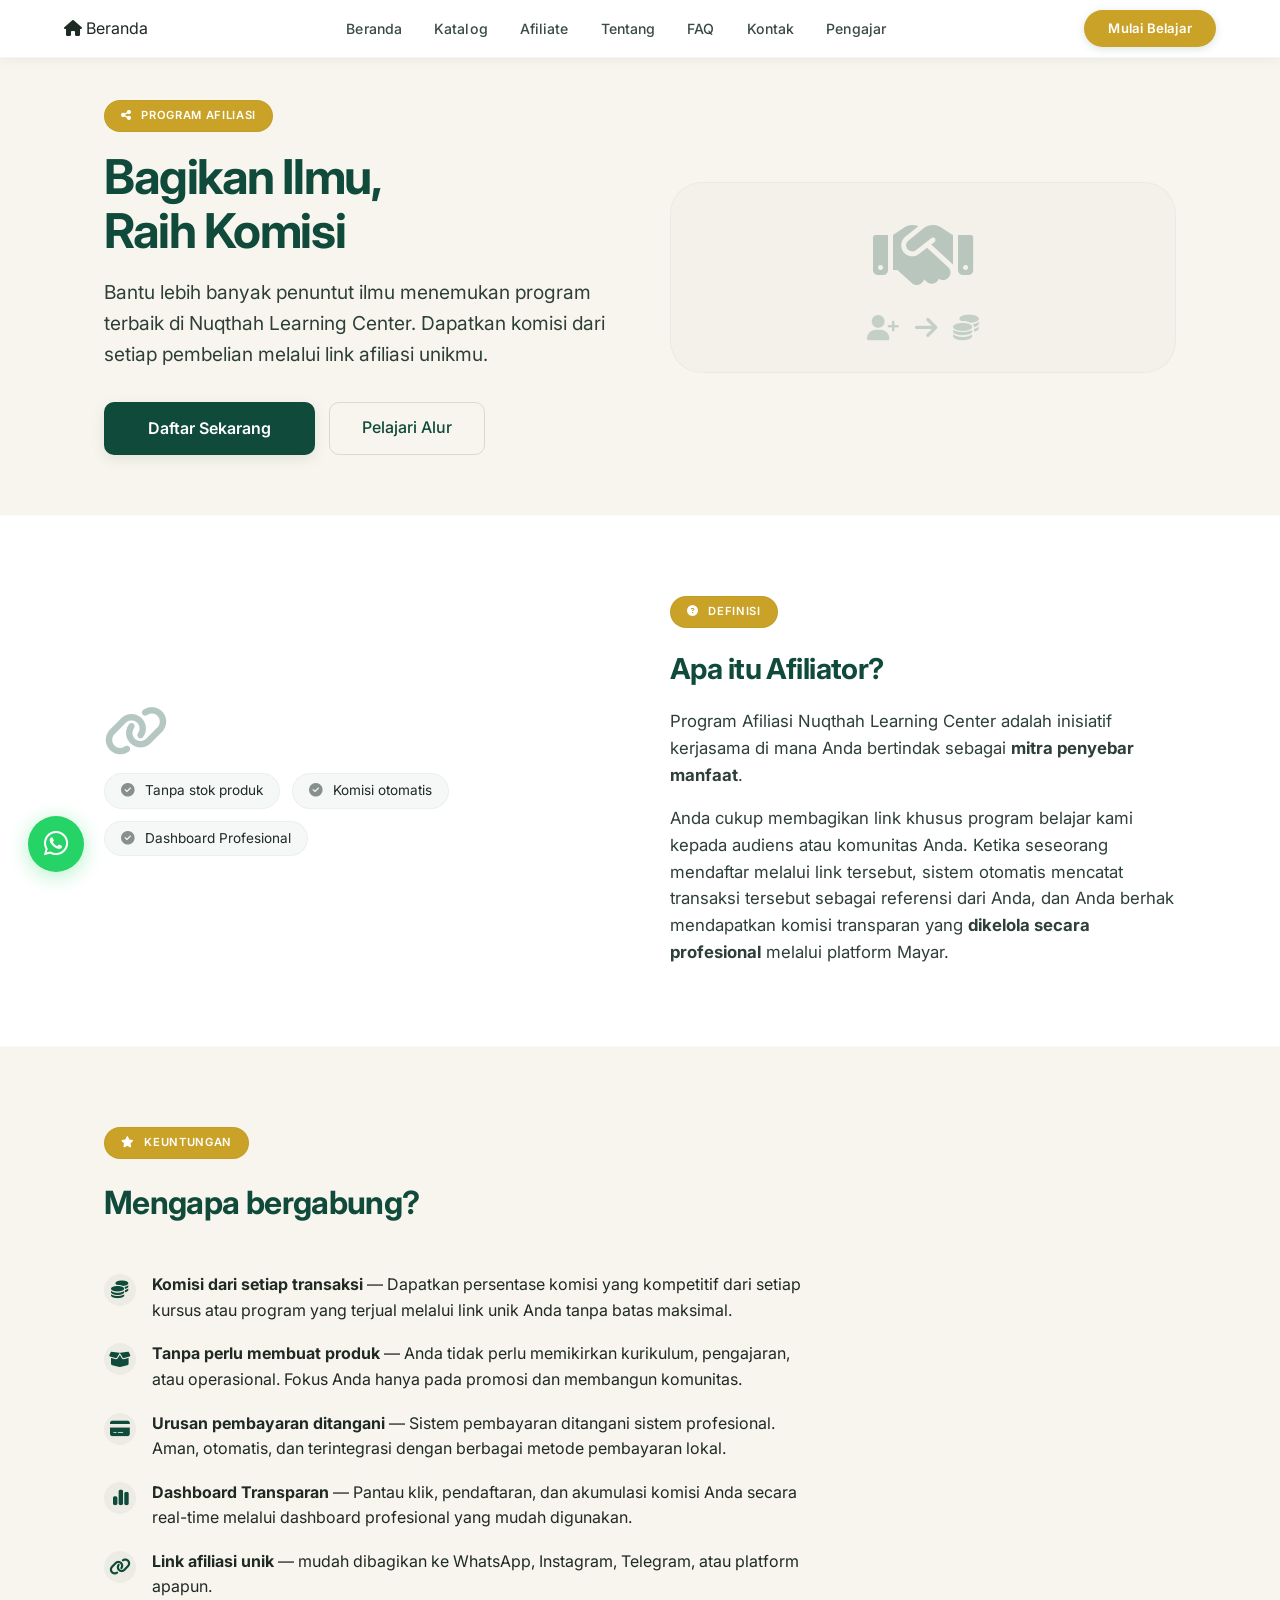
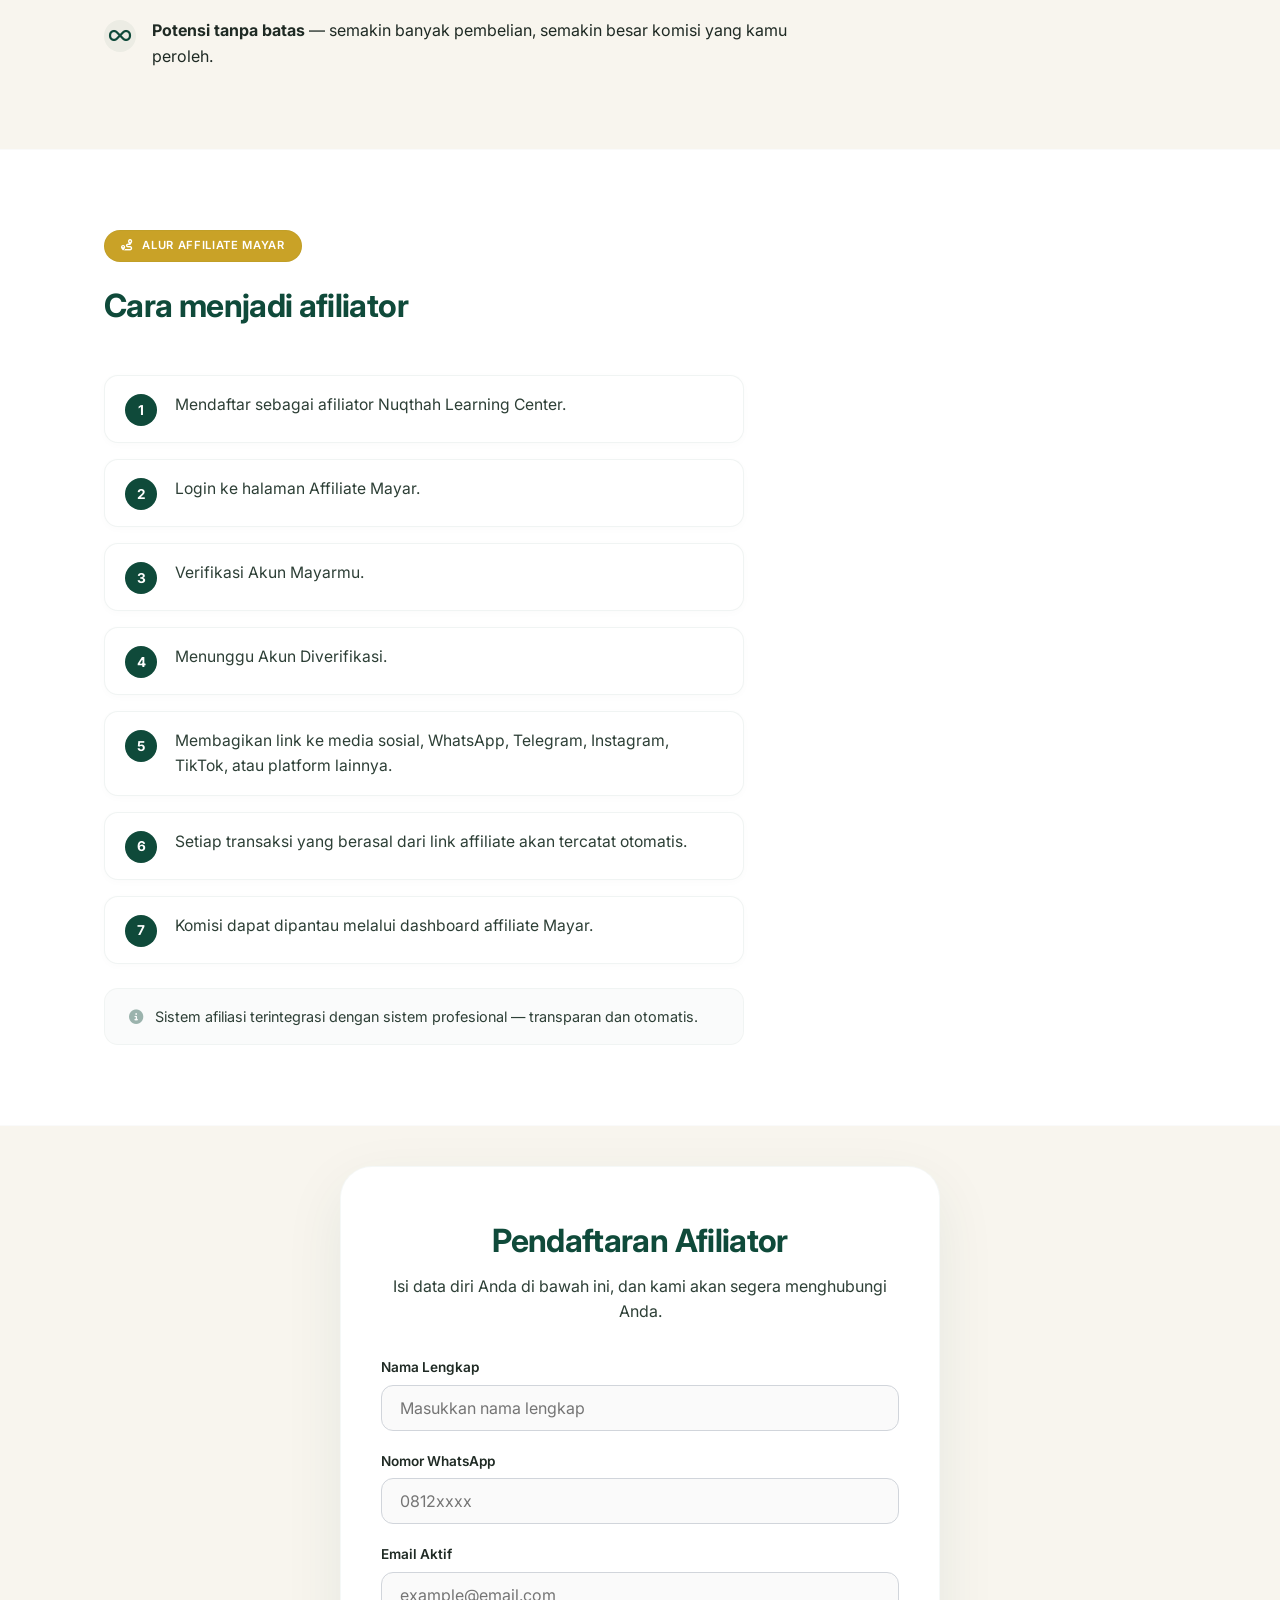
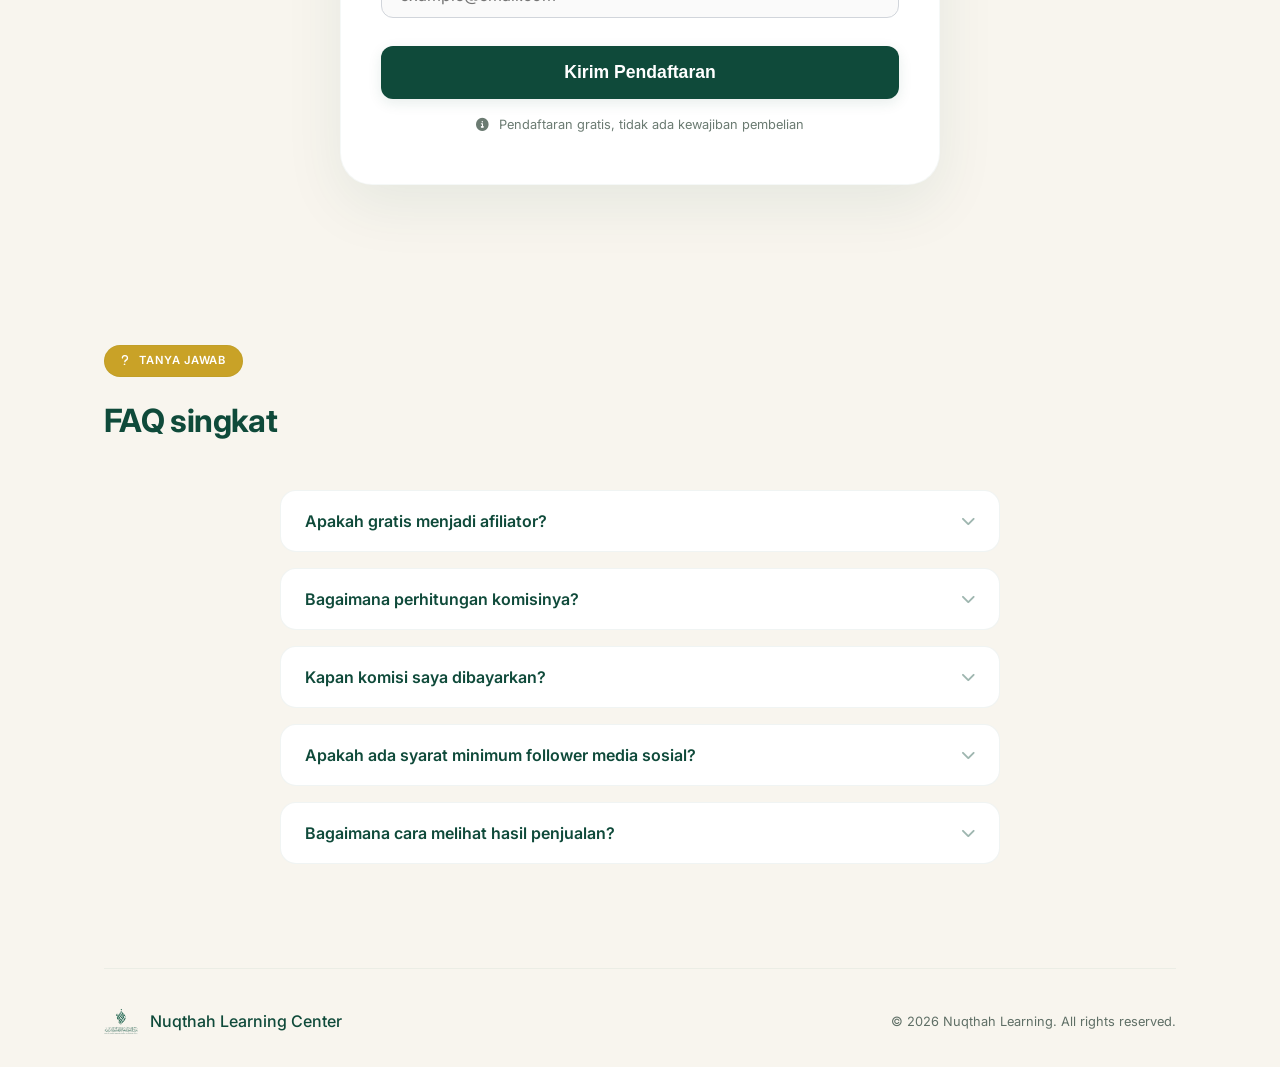
<file: afiliator.html>
<!DOCTYPE html>
<html lang="id">

<head>
    <meta charset="UTF-8" />
    <meta name="viewport" content="width=device-width, initial-scale=1.0" />
    <title>pendaftaran Afiliator · Nuqthah Learning Center</title>
    <meta name="theme-color" content="#0F4A3A" />
    <link rel="icon" type="image/png" href="assets/logofix.png" />
    <link rel="preconnect" href="https://fonts.googleapis.com" />
    <link rel="preconnect" href="https://fonts.gstatic.com" crossorigin />
    <link href="https://fonts.googleapis.com/css2?family=Inter:opsz,wght@14..32,300;400;500;600;700&display=swap"
        rel="stylesheet" />
    <link rel="stylesheet" href="https://cdnjs.cloudflare.com/ajax/libs/font-awesome/6.5.0/css/all.min.css" />

    <style>
        /* ============================================================
           RESET & BASE
        ============================================================ */
        * {
            margin: 0;
            padding: 0;
            box-sizing: border-box;
        }

        html {
            scroll-behavior: smooth;
        }

        body {
            font-family: 'Inter', -apple-system, BlinkMacSystemFont, sans-serif;
            background-color: #f8f5ee;
            color: #1e2a24;
            line-height: 1.6;
            -webkit-font-smoothing: antialiased;
        }

        .container {
            max-width: 1120px;
            margin: 0 auto;
            padding: 0 24px;
        }

        img {
            max-width: 100%;
            display: block;
        }

        a {
            text-decoration: none;
            color: inherit;
        }

        /* ===== PASTIKAN TIDAK ADA BULLET ===== */
        ul {
            list-style: none;
        }

        /* ============================================================
           NAVBAR — SAMA DENGAN INDEX.HTML
        ============================================================ */
        .navbar {
            position: fixed;
            top: 0;
            left: 0;
            width: 100%;
            z-index: 1000;
            background: #ffffff;
            padding: 10px 0;
            transition: all 0.3s ease;
            box-shadow: 0 1px 12px rgba(0, 0, 0, 0.06);
            border-bottom: 1px solid rgba(0, 0, 0, 0.04);
        }

        .navbar .container {
            display: flex;
            align-items: center;
            justify-content: space-between;
            max-width: 1200px;
            margin: 0 auto;
            padding: 0 24px;
        }

        .navbar .logo {
            display: flex;
            align-items: center;
            gap: 10px;
            font-family: 'Poppins', sans-serif;
            font-weight: 700;
            font-size: 1.1rem;
            color: #0b1a17;
            letter-spacing: -0.3px;
        }

        .navbar .logo .logo-img {
            width: 36px;
            height: 36px;
            border-radius: 50%;
            background: #0f4a3a;
            overflow: hidden;
            flex-shrink: 0;
            display: flex;
            align-items: center;
            justify-content: center;
        }

        .navbar .logo .logo-img img {
            width: 100%;
            height: 100%;
            object-fit: cover;
        }

        .navbar .logo .logo-img i {
            font-size: 1.2rem;
            color: #ffffff;
        }

        .navbar .logo .logo-text {
            display: inline-block;
        }

        .navbar .logo .logo-text-sm {
            display: none;
        }

        .navbar .nav-links {
            display: flex;
            align-items: center;
            gap: 32px;
        }

        .navbar .nav-links a {
            font-weight: 500;
            color: #3a4a47;
            transition: color 0.2s;
            font-size: 0.88rem;
            letter-spacing: 0.1px;
            position: relative;
        }

        .navbar .nav-links a::after {
            content: '';
            position: absolute;
            bottom: -4px;
            left: 0;
            width: 0;
            height: 2px;
            background: #c9a227;
            transition: width 0.3s ease;
        }

        .navbar .nav-links a:hover {
            color: #0b1a17;
        }

        .navbar .nav-links a:hover::after {
            width: 100%;
        }

        .navbar .nav-actions {
            display: flex;
            align-items: center;
            gap: 12px;
        }

        .navbar .btn-nav {
            background: #c9a227;
            color: #ffffff;
            padding: 8px 24px;
            border-radius: 60px;
            font-weight: 600;
            font-size: 0.82rem;
            transition: all 0.3s ease;
            border: none;
            cursor: pointer;
            font-family: 'Inter', sans-serif;
            letter-spacing: 0.2px;
            box-shadow: 0 2px 8px rgba(15, 74, 58, 0.15);
            display: inline-block;
        }

        .navbar .btn-nav:hover {
            background: #a18320;
            transform: translateY(-1px);
            box-shadow: 0 6px 20px rgba(15, 74, 58, 0.25);
        }

        .hamburger {
            display: none;
            flex-direction: column;
            gap: 5px;
            cursor: pointer;
            background: none;
            border: none;
            padding: 4px;
        }

        .hamburger span {
            width: 24px;
            height: 2.5px;
            background: #0b1a17;
            border-radius: 4px;
            transition: all 0.3s ease;
        }

        /* ============================================================
           RESPONSIVE NAVBAR
        ============================================================ */
        @media (max-width: 768px) {
            .navbar .nav-links {
                display: none;
                flex-direction: column;
                background: #ffffff;
                position: absolute;
                top: 64px;
                left: 0;
                width: 100%;
                padding: 28px 32px;
                border-bottom: 1px solid rgba(0, 0, 0, 0.06);
                gap: 18px;
                align-items: flex-start;
                box-shadow: 0 16px 40px rgba(0, 0, 0, 0.08);
            }

            .navbar .nav-links.open {
                display: flex;
            }

            .navbar .nav-actions .btn-nav {
                display: none;
            }

            .hamburger {
                display: flex;
            }

            .navbar .logo .logo-text {
                display: none;
            }

            .navbar .logo .logo-text-sm {
                display: inline-block;
            }
        }

        /* ============================================================
           KONTEN AFILIATOR (tetap)
        ============================================================ */
        .badge {
            display: inline-block;
            background: #c9a227;
            color: #ffffff;
            font-size: 0.7rem;
            font-weight: 600;
            letter-spacing: 0.06em;
            padding: 6px 16px;
            border-radius: 40px;
            margin-bottom: 18px;
            border: 1px solid rgba(15, 74, 58, 0.04);
            text-transform: uppercase;
        }

        .badge i {
            margin-right: 6px;
        }

        .hero {
            padding-top: 100px;
            padding-bottom: 60px;
        }

        .hero h1 {
            font-size: 3rem;
            font-weight: 700;
            letter-spacing: -0.03em;
            line-height: 1.12;
            color: #0f4a3a;
            margin-bottom: 20px;
        }

        .hero p {
            font-size: 1.2rem;
            color: #2d3f36;
            max-width: 520px;
            margin-bottom: 32px;
        }

        .hero-illustration {
            background: rgba(15, 74, 58, 0.02);
            border-radius: 32px;
            padding: 32px;
            border: 1px solid rgba(15, 74, 58, 0.04);
            text-align: center;
        }

        .hero-illustration i {
            font-size: 5rem;
            color: #0f4a3a;
            opacity: 0.25;
        }

        .hero-illustration .icons-row {
            margin-top: 20px;
            display: flex;
            gap: 16px;
            justify-content: center;
        }

        .hero-illustration .icons-row i {
            font-size: 1.6rem;
            opacity: 0.2;
        }

        .btn-primary {
            display: inline-block;
            background: #0f4a3a;
            color: #ffffff;
            font-weight: 600;
            padding: 14px 44px;
            border-radius: 10px;
            transition: background 0.2s, transform 0.15s;
            box-shadow: 0 4px 14px rgba(15, 74, 58, 0.10);
            border: none;
            cursor: pointer;
            font-size: 1rem;
        }

        .btn-primary:hover {
            background: #0b3d30;
            transform: translateY(-2px);
        }

        .btn-outline {
            background: transparent;
            border: 1px solid rgba(15, 74, 58, 0.15);
            color: #0f4a3a;
            padding: 12px 32px;
            border-radius: 10px;
            font-weight: 500;
            transition: 0.2s;
            display: inline-block;
        }

        .btn-outline:hover {
            background: rgba(15, 74, 58, 0.04);
            border-color: #0f4a3a;
        }

        .btn-group {
            display: flex;
            gap: 14px;
            flex-wrap: wrap;
        }

        .grid-2 {
            display: grid;
            grid-template-columns: 1fr 1fr;
            gap: 60px;
            align-items: center;
        }

        .grid-2-reverse {
            direction: rtl;
        }

        .grid-2-reverse>* {
            direction: ltr;
        }

        section {
            padding: 80px 0;
        }

        .section-alt {
            background: #ffffff;
            border-top: 1px solid rgba(0, 0, 0, 0.02);
            border-bottom: 1px solid rgba(0, 0, 0, 0.02);
        }

        .section-title {
            font-size: 2rem;
            font-weight: 700;
            color: #0f4a3a;
            letter-spacing: -0.02em;
            margin-bottom: 12px;
        }

        .heading-large {
            font-size: 1.8rem;
            font-weight: 700;
            color: #0f4a3a;
            letter-spacing: -0.02em;
            margin-bottom: 16px;
        }

        .list-modern {
            list-style: none;
            padding: 0;
            display: flex;
            flex-direction: column;
            gap: 18px;
        }

        .list-modern li {
            display: flex;
            align-items: flex-start;
            gap: 16px;
            font-size: 1rem;
            color: #1f2a24;
        }

        .list-modern li i {
            color: #0f4a3a;
            font-size: 1.1rem;
            margin-top: 2px;
            width: 32px;
            height: 32px;
            display: flex;
            align-items: center;
            justify-content: center;
            background: rgba(15, 74, 58, 0.05);
            border-radius: 40px;
            flex-shrink: 0;
        }

        .timeline {
            display: flex;
            flex-direction: column;
            gap: 16px;
            max-width: 640px;
        }

        .timeline-item {
            display: flex;
            align-items: flex-start;
            gap: 18px;
            padding: 16px 20px;
            background: #ffffff;
            border-radius: 14px;
            border: 1px solid rgba(15, 74, 58, 0.06);
            transition: all 0.3s ease;
            box-shadow: 0 2px 8px rgba(0, 0, 0, 0.02);
        }

        .timeline-item:hover {
            border-color: rgba(15, 74, 58, 0.12);
            box-shadow: 0 4px 16px rgba(15, 74, 58, 0.04);
            transform: translateY(-2px);
        }

        .timeline-item .num {
            font-weight: 700;
            color: #ffffff;
            background: #0f4a3a;
            width: 32px;
            height: 32px;
            border-radius: 50%;
            display: flex;
            align-items: center;
            justify-content: center;
            flex-shrink: 0;
            font-size: 0.85rem;
            margin-top: 2px;
        }

        .timeline-item p {
            margin: 0;
            color: #2d3f36;
            font-size: 0.98rem;
            line-height: 1.6;
        }

        .timeline-item p strong,
        .timeline-item p b {
            color: #0f4a3a;
        }

        .timeline-note {
            margin-top: 24px;
            background: rgba(15, 74, 58, 0.02);
            padding: 16px 24px;
            border-radius: 14px;
            max-width: 640px;
            border: 1px solid rgba(15, 74, 58, 0.04);
            font-size: 0.9rem;
            color: #2d3f36;
        }

        .timeline-note i {
            color: #0f4a3a;
            opacity: 0.4;
            margin-right: 8px;
        }

        .form-wrapper {
            background: #ffffff;
            border-radius: 2rem;
            padding: 48px 40px;
            box-shadow: 0 20px 60px rgba(15, 74, 58, 0.08);
            border: 1px solid rgba(15, 74, 58, 0.04);
            max-width: 600px;
            margin: 0 auto;
        }

        .form-wrapper h2 {
            font-size: 2rem;
            font-weight: 700;
            color: #0f4a3a;
            letter-spacing: -0.02em;
            margin-bottom: 8px;
            text-align: center;
        }

        .form-wrapper p {
            color: #2d3f36;
            text-align: center;
            margin-bottom: 32px;
            font-size: 1rem;
        }

        .form-group {
            margin-bottom: 20px;
        }

        .form-group label {
            display: block;
            font-size: 0.85rem;
            font-weight: 600;
            color: #1f2a24;
            margin-bottom: 6px;
        }

        .form-group input {
            width: 100%;
            padding: 12px 18px;
            border-radius: 12px;
            border: 1px solid #d1d5db;
            font-family: inherit;
            font-size: 1rem;
            transition: border-color 0.2s, box-shadow 0.2s;
            background: #fafafa;
        }

        .form-group input:focus {
            outline: none;
            border-color: #0f4a3a;
            box-shadow: 0 0 0 3px rgba(15, 74, 58, 0.08);
            background: #ffffff;
        }

        .form-wrapper .btn-primary {
            width: 100%;
            justify-content: center;
            padding: 16px;
            font-size: 1.1rem;
            border-radius: 12px;
            margin-top: 8px;
        }

        .form-note {
            text-align: center;
            margin-top: 16px;
            font-size: 0.8rem;
            color: #6b7b72;
        }

        .form-note i {
            margin-right: 6px;
        }

        .faq-container {
            max-width: 720px;
            margin: 0 auto;
            display: flex;
            flex-direction: column;
            gap: 16px;
        }

        .faq-item {
            border: 1px solid rgba(15, 74, 58, 0.06);
            background: #ffffff;
            border-radius: 16px;
            overflow: hidden;
            transition: all 0.3s ease;
        }

        .faq-item:hover {
            border-color: rgba(15, 74, 58, 0.12);
        }

        .faq-header {
            width: 100%;
            padding: 20px 24px;
            display: flex;
            align-items: center;
            justify-content: space-between;
            text-align: left;
            background: transparent;
            border: none;
            cursor: pointer;
            transition: background 0.2s ease;
            font-family: inherit;
            font-size: 1rem;
            font-weight: 600;
            color: #0f4a3a;
            gap: 16px;
        }

        .faq-header:hover {
            background: rgba(15, 74, 58, 0.02);
        }

        .faq-header .chevron-icon {
            flex-shrink: 0;
            color: #0f4a3a;
            opacity: 0.4;
            transition: transform 0.3s ease;
            font-size: 0.9rem;
        }

        .faq-item.active .chevron-icon {
            transform: rotate(180deg);
        }

        .faq-content {
            max-height: 0;
            overflow: hidden;
            transition: max-height 0.4s ease-out, padding 0.3s ease;
            padding: 0 24px;
            color: #2d3f36;
            font-size: 0.95rem;
            line-height: 1.7;
        }

        .faq-item.active .faq-content {
            max-height: 500px;
            padding: 0 24px 20px 24px;
        }

        .alert-modal-overlay {
            position: fixed;
            inset: 0;
            z-index: 9999;
            background: rgba(0, 0, 0, 0.5);
            backdrop-filter: blur(6px);
            -webkit-backdrop-filter: blur(6px);
            display: none;
            align-items: center;
            justify-content: center;
            padding: 20px;
            animation: fadeInOverlay 0.3s ease;
        }

        .alert-modal-overlay.active {
            display: flex;
        }

        .alert-modal {
            background: #ffffff;
            border-radius: 28px;
            max-width: 420px;
            width: 100%;
            padding: 40px 32px 32px;
            box-shadow: 0 30px 80px rgba(0, 0, 0, 0.2);
            text-align: center;
            animation: slideUp 0.3s ease;
        }

        .alert-modal .icon-wrapper {
            width: 72px;
            height: 72px;
            background: #fef3f2;
            border-radius: 50%;
            display: flex;
            align-items: center;
            justify-content: center;
            margin: 0 auto 16px;
            font-size: 2.4rem;
            color: #dc2626;
        }

        .alert-modal h3 {
            font-size: 1.3rem;
            font-weight: 700;
            color: #0f4a3a;
            margin-bottom: 8px;
        }

        .alert-modal p {
            color: #4b5a52;
            font-size: 0.95rem;
            margin-bottom: 24px;
            line-height: 1.6;
        }

        .alert-modal .btn-close-alert {
            background: #0f4a3a;
            color: #ffffff;
            border: none;
            padding: 12px 32px;
            border-radius: 12px;
            font-weight: 600;
            font-size: 0.95rem;
            cursor: pointer;
            transition: background 0.2s, transform 0.15s;
            box-shadow: 0 4px 14px rgba(15, 74, 58, 0.12);
        }

        .alert-modal .btn-close-alert:hover {
            background: #0b3d30;
            transform: translateY(-2px);
        }

        @keyframes fadeInOverlay {
            from {
                opacity: 0;
            }

            to {
                opacity: 1;
            }
        }

        @keyframes slideUp {
            from {
                opacity: 0;
                transform: translateY(30px) scale(0.95);
            }

            to {
                opacity: 1;
                transform: translateY(0) scale(1);
            }
        }

        .footer {
            padding: 36px 0 28px;
            border-top: 1px solid rgba(15, 74, 58, 0.05);
            margin-top: 24px;
            display: flex;
            justify-content: space-between;
            align-items: center;
            flex-wrap: wrap;
            gap: 16px;
        }

        .footer-brand {
            display: flex;
            align-items: center;
            gap: 12px;
        }

        .footer-brand img {
            height: 34px;
            width: auto;
            opacity: 0.85;
        }

        .footer-brand span {
            font-weight: 500;
            color: #0f4a3a;
        }

        .footer p {
            font-size: 0.8rem;
            color: #5f6f66;
        }

        .floating-wa {
            position: fixed;
            bottom: 28px;
            left: 28px;
            z-index: 999;
            display: flex;
            align-items: center;
            gap: 12px;
            text-decoration: none;
            transition: all 0.3s cubic-bezier(0.4, 0, 0.2, 1);
        }

        .floating-wa-icon {
            width: 56px;
            height: 56px;
            background: #25D366;
            border-radius: 50%;
            display: flex;
            align-items: center;
            justify-content: center;
            box-shadow: 0 4px 20px rgba(37, 211, 102, 0.35);
            transition: all 0.3s ease;
            flex-shrink: 0;
            animation: wa-pulse 2.5s ease-in-out infinite;
        }

        .floating-wa-icon i {
            font-size: 28px;
            color: #ffffff;
            transition: transform 0.3s ease;
        }

        .floating-wa:hover .floating-wa-icon {
            transform: scale(1.08);
            box-shadow: 0 6px 28px rgba(37, 211, 102, 0.45);
        }

        .floating-wa:hover .floating-wa-icon i {
            transform: scale(1.05);
        }

        .floating-wa:active .floating-wa-icon {
            transform: scale(0.92);
        }

        .floating-wa-tooltip {
            position: relative;
            opacity: 0;
            transform: translateX(-8px);
            transition: all 0.3s ease;
            pointer-events: none;
            white-space: nowrap;
        }

        .floating-wa:hover .floating-wa-tooltip {
            opacity: 1;
            transform: translateX(0);
        }

        .tooltip-text {
            background: #ffffff;
            color: #1e2a24;
            font-size: 0.8rem;
            font-weight: 600;
            padding: 8px 16px;
            border-radius: 10px;
            box-shadow: 0 4px 16px rgba(0, 0, 0, 0.08);
            border: 1px solid rgba(15, 74, 58, 0.06);
            display: inline-block;
            letter-spacing: 0.01em;
        }

        .tooltip-arrow {
            position: absolute;
            left: -6px;
            top: 50%;
            transform: translateY(-50%);
            width: 0;
            height: 0;
            border-top: 6px solid transparent;
            border-bottom: 6px solid transparent;
            border-right: 6px solid #ffffff;
        }

        @keyframes wa-pulse {
            0% {
                box-shadow: 0 0 0 0 rgba(37, 211, 102, 0.25);
            }

            70% {
                box-shadow: 0 0 0 16px rgba(37, 211, 102, 0);
            }

            100% {
                box-shadow: 0 0 0 0 rgba(37, 211, 102, 0);
            }
        }

        .fade-up {
            opacity: 0;
            transform: translateY(24px);
            transition: opacity 0.7s ease, transform 0.7s ease;
        }

        .fade-up.in-view {
            opacity: 1;
            transform: translateY(0);
        }

        @media (max-width: 900px) {
            .grid-2 {
                grid-template-columns: 1fr;
                gap: 40px;
            }

            .grid-2-reverse {
                direction: ltr;
            }

            .hero h1 {
                font-size: 2.4rem;
            }

            .hero p {
                font-size: 1.05rem;
            }

            section {
                padding: 56px 0;
            }

            .form-wrapper {
                padding: 32px 24px;
            }

            .form-wrapper h2 {
                font-size: 1.7rem;
            }

            .section-title {
                font-size: 1.7rem;
            }
        }

        @media (max-width: 600px) {
            .container {
                padding: 0 18px;
            }

            .hero h1 {
                font-size: 2rem;
            }

            .hero p {
                font-size: 1rem;
            }

            .btn-primary {
                width: 100%;
                text-align: center;
                padding: 14px 24px;
            }

            .btn-group {
                flex-direction: column;
            }

            .btn-outline {
                text-align: center;
            }

            .footer {
                flex-direction: column;
                align-items: flex-start;
            }

            .hero-illustration i {
                font-size: 3.5rem;
            }

            .timeline-item {
                padding: 14px 16px;
                gap: 14px;
            }

            .timeline-item .num {
                width: 28px;
                height: 28px;
                font-size: 0.75rem;
            }

            .timeline-item p {
                font-size: 0.9rem;
            }

            .faq-header {
                padding: 16px 18px;
                font-size: 0.9rem;
            }

            .faq-content {
                font-size: 0.9rem;
                padding: 0 18px;
            }

            .faq-item.active .faq-content {
                padding: 0 18px 16px 18px;
            }

            .form-wrapper {
                padding: 24px 16px;
                border-radius: 1.5rem;
            }

            .form-wrapper h2 {
                font-size: 1.5rem;
            }

            .form-group input {
                padding: 10px 14px;
                font-size: 0.95rem;
            }

            .alert-modal {
                padding: 32px 20px 24px;
            }

            .alert-modal .icon-wrapper {
                width: 60px;
                height: 60px;
                font-size: 2rem;
            }

            .alert-modal h3 {
                font-size: 1.1rem;
            }

            .alert-modal p {
                font-size: 0.9rem;
            }

            .floating-wa {
                bottom: 20px;
                left: 20px;
            }

            .floating-wa-icon {
                width: 50px;
                height: 50px;
            }

            .floating-wa-icon i {
                font-size: 24px;
            }

            .tooltip-text {
                font-size: 0.7rem;
                padding: 6px 14px;
            }

            .floating-wa-tooltip {
                display: none;
            }

            .floating-wa:hover .floating-wa-tooltip {
                display: block;
            }
        }

        @media (max-width: 400px) {
            .hero h1 {
                font-size: 1.7rem;
            }

            .section-title {
                font-size: 1.4rem;
            }

            .timeline-item {
                padding: 12px 14px;
                gap: 12px;
            }

            .timeline-item .num {
                width: 24px;
                height: 24px;
                font-size: 0.65rem;
            }

            .timeline-item p {
                font-size: 0.85rem;
            }

            .faq-header {
                padding: 14px 16px;
                font-size: 0.85rem;
            }

            .faq-content {
                font-size: 0.85rem;
                padding: 0 16px;
            }

            .faq-item.active .faq-content {
                padding: 0 16px 14px 16px;
            }

            .floating-wa {
                bottom: 16px;
                left: 16px;
            }

            .floating-wa-icon {
                width: 46px;
                height: 46px;
            }

            .floating-wa-icon i {
                font-size: 20px;
            }
        }

        section[id] {
            scroll-margin-top: 80px;
        }
    </style>
</head>

<body>

    <!-- ===== NAVBAR — SAMA DENGAN INDEX.HTML & BEBAS BULLET ===== -->
    <nav class="navbar" id="navbar">
        <div class="container">
            <a href="index.html"
                class="flex items-center gap-2 md:gap-3 hover:opacity-90 transition-opacity duration-300">
                <!-- Logo diganti dengan icon home -->
                <i class="fas fa-home text-xl md:text-2xl text-white"></i>

                <span class="font-bold text-sm sm:hidden">Beranda</span>
            </a>

            <ul class="nav-links" id="navLinks">
                <li><a href="index.html">Beranda</a></li>
                <li><a href="materi.html">Katalog</a></li>
                <li><a href="afiliator.html">Afiliate</a></li>
                <li><a href="knowledge/knowledge.html">Tentang</a></li>
                <li><a href="#faq">FAQ</a></li>
                <li><a href="#kontak">Kontak</a></li>
                <li><a href="formpengajar.html">Pengajar</a></li>
            </ul>
            <div class="nav-actions">
                <a href="materi.html" class="btn-nav">Mulai Belajar</a>
                <button class="hamburger" id="hamburger" aria-label="Toggle menu">
                    <span></span><span></span><span></span>
                </button>
            </div>
        </div>
    </nav>

    <!-- ===== HERO ===== -->
    <section class="hero fade-up">
        <div class="container grid-2">
            <div>
                <span class="badge"><i class="fas fa-share-alt"></i> Program Afiliasi</span>
                <h1>Bagikan Ilmu,<br />Raih Komisi</h1>
                <p>Bantu lebih banyak penuntut ilmu menemukan program terbaik di Nuqthah Learning Center. Dapatkan
                    komisi dari setiap pembelian melalui link afiliasi unikmu.</p>
                <div class="btn-group">
                    <a href="#daftar" class="btn-primary">Daftar Sekarang</a>
                    <a href="#cara" class="btn-outline">Pelajari Alur</a>
                </div>
            </div>
            <div class="hero-illustration">
                <i class="fas fa-handshake"></i>
                <div class="icons-row">
                    <i class="fas fa-user-plus"></i>
                    <i class="fas fa-arrow-right"></i>
                    <i class="fas fa-coins"></i>
                </div>
            </div>
        </div>
    </section>

    <!-- ===== APA ITU AFILIATOR ===== -->
    <section class="section-alt fade-up">
        <div class="container grid-2 grid-2-reverse">
            <div>
                <span class="badge"><i class="fas fa-question-circle"></i> Definisi</span>
                <h2 class="heading-large">Apa itu Afiliator?</h2>
                <p style="color: #2d3f36; font-size: 1.05rem; max-width: 520px; margin-bottom: 16px;">
                    Program Afiliasi Nuqthah Learning Center adalah inisiatif kerjasama di mana Anda bertindak sebagai
                    <strong>mitra penyebar manfaat</strong>.
                </p>
                <p style="color: #2d3f36; font-size: 1.05rem; max-width: 520px;">
                    Anda cukup membagikan link khusus program belajar kami kepada audiens atau komunitas Anda. Ketika
                    seseorang mendaftar melalui link tersebut, sistem otomatis mencatat transaksi tersebut sebagai
                    referensi dari Anda, dan Anda berhak mendapatkan komisi transparan yang <strong>dikelola secara
                        profesional</strong>
                    melalui platform Mayar.
                </p>
            </div>
            <div>
                <i class="fas fa-link"
                    style="font-size: 3.2rem; color: #0f4a3a; opacity: 0.3; display: block; margin-bottom: 16px;"></i>
                <div style="display: flex; gap: 12px; flex-wrap: wrap;">
                    <span
                        style="background: rgba(15, 74, 58, 0.04); padding: 6px 16px; border-radius: 40px; font-size: 0.85rem; border: 1px solid rgba(15, 74, 58, 0.05);">
                        <i class="fas fa-check-circle" style="margin-right: 6px; opacity: 0.5;"></i> Tanpa stok produk
                    </span>
                    <span
                        style="background: rgba(15, 74, 58, 0.04); padding: 6px 16px; border-radius: 40px; font-size: 0.85rem; border: 1px solid rgba(15, 74, 58, 0.05);">
                        <i class="fas fa-check-circle" style="margin-right: 6px; opacity: 0.5;"></i> Komisi otomatis
                    </span>
                    <span
                        style="background: rgba(15, 74, 58, 0.04); padding: 6px 16px; border-radius: 40px; font-size: 0.85rem; border: 1px solid rgba(15, 74, 58, 0.05);">
                        <i class="fas fa-check-circle" style="margin-right: 6px; opacity: 0.5;"></i> Dashboard
                        Profesional
                    </span>
                </div>
            </div>
        </div>
    </section>

    <!-- ===== KEUNTUNGAN ===== -->
    <section class="fade-up">
        <div class="container">
            <div style="max-width: 700px; margin-bottom: 44px;">
                <span class="badge"><i class="fas fa-star"></i> Keuntungan</span>
                <h2 class="section-title">Mengapa bergabung?</h2>
            </div>
            <ul class="list-modern" style="max-width: 720px;">
                <li><i class="fas fa-coins"></i> <span><strong>Komisi dari setiap transaksi</strong> — Dapatkan
                        persentase komisi yang kompetitif dari setiap kursus atau program yang terjual melalui link unik
                        Anda tanpa batas maksimal.</span></li>
                <li><i class="fas fa-box-open"></i> <span><strong>Tanpa perlu membuat produk</strong> — Anda tidak perlu
                        memikirkan kurikulum, pengajaran, atau operasional. Fokus Anda hanya pada promosi dan membangun
                        komunitas.</span></li>
                <li><i class="fas fa-credit-card"></i> <span><strong>Urusan pembayaran ditangani</strong> — Sistem
                        pembayaran ditangani sistem profesional. Aman, otomatis, dan terintegrasi dengan berbagai
                        metode pembayaran lokal.</span></li>
                <li><i class="fas fa-chart-simple"></i> <span><strong>Dashboard Transparan</strong> — Pantau klik,
                        pendaftaran, dan akumulasi komisi Anda secara real-time melalui dashboard profesional yang mudah
                        digunakan.</span></li>
                <li><i class="fas fa-link"></i> <span><strong>Link afiliasi unik</strong> — mudah dibagikan ke WhatsApp,
                        Instagram, Telegram, atau platform apapun.</span></li>
                <li><i class="fas fa-infinity"></i> <span><strong>Potensi tanpa batas</strong> — semakin banyak
                        pembelian, semakin besar komisi yang kamu peroleh.</span></li>
            </ul>
        </div>
    </section>

    <!-- ===== CARA MENJADI AFILIATOR ===== -->
    <section class="section-alt fade-up" id="cara">
        <div class="container">
            <div style="max-width: 700px; margin-bottom: 44px;">
                <span class="badge"><i class="fas fa-route"></i> Alur Affiliate Mayar</span>
                <h2 class="section-title">Cara menjadi afiliator</h2>
            </div>
            <div class="timeline">
                <div class="timeline-item">
                    <span class="num">1</span>
                    <p>Mendaftar sebagai afiliator Nuqthah Learning Center.</p>
                </div>
                <div class="timeline-item">
                    <span class="num">2</span>
                    <p>Login ke halaman Affiliate Mayar.</p>
                </div>
                <div class="timeline-item">
                    <span class="num">3</span>
                    <p>Verifikasi Akun Mayarmu.</p>
                </div>
                <div class="timeline-item">
                    <span class="num">4</span>
                    <p>Menunggu Akun Diverifikasi.</p>
                </div>
                <div class="timeline-item">
                    <span class="num">5</span>
                    <p>Membagikan link ke media sosial, WhatsApp, Telegram, Instagram, TikTok, atau platform lainnya.
                    </p>
                </div>
                <div class="timeline-item">
                    <span class="num">6</span>
                    <p>Setiap transaksi yang berasal dari link affiliate akan tercatat otomatis.</p>
                </div>
                <div class="timeline-item">
                    <span class="num">7</span>
                    <p>Komisi dapat dipantau melalui dashboard affiliate Mayar.</p>
                </div>
            </div>
            <div class="timeline-note">
                <i class="fas fa-info-circle"></i>
                <span>Sistem afiliasi terintegrasi dengan sistem profesional — transparan dan otomatis.</span>
            </div>
        </div>
    </section>

    <!-- ===== FORM PENDAFTARAN ===== -->
    <section style="padding: 40px 0 80px;" class="fade-up" id="daftar">
        <div class="container">
            <div class="form-wrapper">
                <h2>Pendaftaran Afiliator</h2>
                <p>Isi data diri Anda di bawah ini, dan kami akan segera menghubungi Anda.</p>
                <form id="affiliate-form" novalidate>
                    <div class="form-group">
                        <label for="nama">Nama Lengkap</label>
                        <input type="text" id="nama" placeholder="Masukkan nama lengkap" required>
                    </div>
                    <div class="form-group">
                        <label for="wa">Nomor WhatsApp</label>
                        <input type="tel" id="wa" placeholder="0812xxxx" required>
                    </div>
                    <div class="form-group">
                        <label for="email">Email Aktif</label>
                        <input type="email" id="email" placeholder="example@email.com" required>
                    </div>
                    <button type="submit" class="btn-primary">Kirim Pendaftaran</button>
                    <div class="form-note">
                        <i class="fas fa-info-circle"></i> Pendaftaran gratis, tidak ada kewajiban pembelian
                    </div>
                </form>
            </div>
        </div>
    </section>

    <!-- ===== FAQ ===== -->
    <section class="fade-up">
        <div class="container">
            <div style="max-width: 700px; margin-bottom: 44px;">
                <span class="badge"><i class="fas fa-question"></i> Tanya Jawab</span>
                <h2 class="section-title">FAQ singkat</h2>
            </div>
            <div class="faq-container">
                <div class="faq-item">
                    <button class="faq-header" onclick="toggleFaq(this)">
                        <span>Apakah gratis menjadi afiliator?</span>
                        <i class="fas fa-chevron-down chevron-icon"></i>
                    </button>
                    <div class="faq-content">
                        Pendaftaran program afiliasi Nuqthah Learning Center sepenuhnya <strong>Gratis</strong>. Kami
                        tidak memungut biaya pendaftaran apapun kepada mitra.
                    </div>
                </div>
                <div class="faq-item">
                    <button class="faq-header" onclick="toggleFaq(this)">
                        <span>Bagaimana perhitungan komisinya?</span>
                        <i class="fas fa-chevron-down chevron-icon"></i>
                    </button>
                    <div class="faq-content">
                        Komisi dihitung berdasarkan persentase tetap dari harga jual produk setelah
                        dikurangi biaya sistem. Detail persentase komisi untuk setiap produk akan terlihat jelas di
                        dashboard afiliasi Anda.
                    </div>
                </div>
                <div class="faq-item">
                    <button class="faq-header" onclick="toggleFaq(this)">
                        <span>Kapan komisi saya dibayarkan?</span>
                        <i class="fas fa-chevron-down chevron-icon"></i>
                    </button>
                    <div class="faq-content">
                        Komisi akan diproses dan dibayarkan secara berkala (misal: setiap akhir
                        bulan) sesuai dengan kebijakan keuangan kami, dengan syarat saldo mencapai ambang batas minimum
                        penarikan yang ditentukan di dashboard Mayar.
                    </div>
                </div>
                <div class="faq-item">
                    <button class="faq-header" onclick="toggleFaq(this)">
                        <span>Apakah ada syarat minimum follower media sosial?</span>
                        <i class="fas fa-chevron-down chevron-icon"></i>
                    </button>
                    <div class="faq-content">
                        Tidak ada syarat minimum follower. Siapa saja dapat bergabung selama
                        memiliki niat baik untuk menyebarkan program edukasi kami secara positif dan mematuhi etika
                        promosi yang sehat.
                    </div>
                </div>
                <div class="faq-item">
                    <button class="faq-header" onclick="toggleFaq(this)">
                        <span>Bagaimana cara melihat hasil penjualan?</span>
                        <i class="fas fa-chevron-down chevron-icon"></i>
                    </button>
                    <div class="faq-content">
                        Semua data penjualan dan komisi dapat dipantau melalui dashboard affiliate
                        di akun Mayar kamu secara realtime.
                    </div>
                </div>
            </div>
        </div>
    </section>

    <!-- ===== FOOTER ===== -->
    <div class="container">
        <div class="footer">
            <div class="footer-brand">
                <img src="assets/logofix.png" alt="Nuqthah" />
                <span>Nuqthah Learning Center</span>
            </div>
            <p>&copy; 2026 Nuqthah Learning. All rights reserved.</p>
        </div>
    </div>

    <!-- Floating WhatsApp Button -->
    <a href="https://wa.me/6285185409887?text=Halo%20Admin%20Nuqthah%20Learning%2C%20saya%20tertarik%20menjadi%20afiliator.%20Mohon%20info%20lebih%20lanjutnya."
        class="floating-wa" target="_blank" rel="noopener noreferrer" aria-label="Hubungi Admin via WhatsApp">
        <div class="floating-wa-icon">
            <i class="fab fa-whatsapp"></i>
        </div>
        <div class="floating-wa-tooltip">
            <span class="tooltip-text">Tanya Afiliasi</span>
            <span class="tooltip-arrow"></span>
        </div>
    </a>

    <!-- ===== ALERT MODAL ===== -->
    <div id="alertModal" class="alert-modal-overlay">
        <div class="alert-modal">
            <div class="icon-wrapper">
                <i class="fas fa-exclamation-triangle"></i>
            </div>
            <h3>Perhatian</h3>
            <p id="alertMessage">Harap isi semua kolom dengan lengkap sebelum mengirim.</p>
            <button class="btn-close-alert" id="closeAlertBtn">Mengerti</button>
        </div>
    </div>

    <!-- ===== SCRIPTS ===== -->
    <script>
        document.addEventListener('DOMContentLoaded', function () {

            // ============================================================
            // NAVBAR — SCROLL EFFECT & HAMBURGER
            // ============================================================
            const navbar = document.getElementById('navbar');
            window.addEventListener('scroll', function () {
                if (window.scrollY > 20) {
                    navbar.style.boxShadow = '0 2px 20px rgba(0,0,0,0.08)';
                } else {
                    navbar.style.boxShadow = '0 1px 12px rgba(0,0,0,0.06)';
                }
            });

            const hamburger = document.getElementById('hamburger');
            const navLinks = document.getElementById('navLinks');
            hamburger.addEventListener('click', function () {
                navLinks.classList.toggle('open');
            });
            navLinks.querySelectorAll('a').forEach(function (link) {
                link.addEventListener('click', function () {
                    navLinks.classList.remove('open');
                });
            });

            // ============================================================
            // FADE-UP ON SCROLL
            // ============================================================
            const fadeElements = document.querySelectorAll('.fade-up');
            const observer = new IntersectionObserver(
                function (entries) {
                    entries.forEach(function (entry) {
                        if (entry.isIntersecting) {
                            entry.target.classList.add('in-view');
                        }
                    });
                }, {
                threshold: 0.1,
                rootMargin: '0px 0px -30px 0px'
            }
            );
            fadeElements.forEach(function (el) {
                observer.observe(el);
            });
            setTimeout(function () {
                fadeElements.forEach(function (el) {
                    const rect = el.getBoundingClientRect();
                    if (rect.top < window.innerHeight) {
                        el.classList.add('in-view');
                    }
                });
            }, 100);

            // ============================================================
            // FAQ TOGGLE
            // ============================================================
            function toggleFaq(header) {
                const item = header.parentElement;
                const isActive = item.classList.contains('active');
                document.querySelectorAll('.faq-item').forEach(function (otherItem) {
                    if (otherItem !== item) {
                        otherItem.classList.remove('active');
                    }
                });
                if (!isActive) {
                    item.classList.add('active');
                } else {
                    item.classList.remove('active');
                }
            }
            window.toggleFaq = toggleFaq;

            document.addEventListener('click', function (e) {
                const isFaqItem = e.target.closest('.faq-item');
                if (!isFaqItem) {
                    document.querySelectorAll('.faq-item').forEach(function (item) {
                        item.classList.remove('active');
                    });
                }
            });

            // ============================================================
            // FORM + ALERT MODAL
            // ============================================================
            const alertModal = document.getElementById('alertModal');
            const alertMessage = document.getElementById('alertMessage');
            const closeAlertBtn = document.getElementById('closeAlertBtn');

            function showAlert(msg) {
                alertMessage.textContent = msg || 'Harap isi semua kolom dengan lengkap sebelum mengirim.';
                alertModal.classList.add('active');
                document.body.style.overflow = 'hidden';
            }

            function hideAlert() {
                alertModal.classList.remove('active');
                document.body.style.overflow = '';
            }

            closeAlertBtn.addEventListener('click', hideAlert);
            alertModal.addEventListener('click', function (e) {
                if (e.target === alertModal) {
                    hideAlert();
                }
            });
            document.addEventListener('keydown', function (e) {
                if (e.key === 'Escape' && alertModal.classList.contains('active')) {
                    hideAlert();
                }
            });

            document.getElementById('affiliate-form').addEventListener('submit', function (e) {
                e.preventDefault();
                const nama = document.getElementById('nama').value.trim();
                const wa = document.getElementById('wa').value.trim();
                const email = document.getElementById('email').value.trim();

                if (!nama || !wa || !email) {
                    showAlert('Harap isi semua kolom dengan lengkap sebelum mengirim.');
                    return;
                }

                const message =
                    'Halo Admin Nuqthah Learning, saya tertarik menjadi afiliator.%0A%0A*Data Pendaftaran:*%0A• Nama: ' +
                    encodeURIComponent(nama) + '%0A• WhatsApp: ' + encodeURIComponent(wa) + '%0A• Email: ' +
                    encodeURIComponent(email);
                const waUrl = 'https://api.whatsapp.com/send?phone=6285185409887&text=' + message;
                window.open(waUrl, '_blank');
            });

        });
    </script>

</body>

</html>
</file>
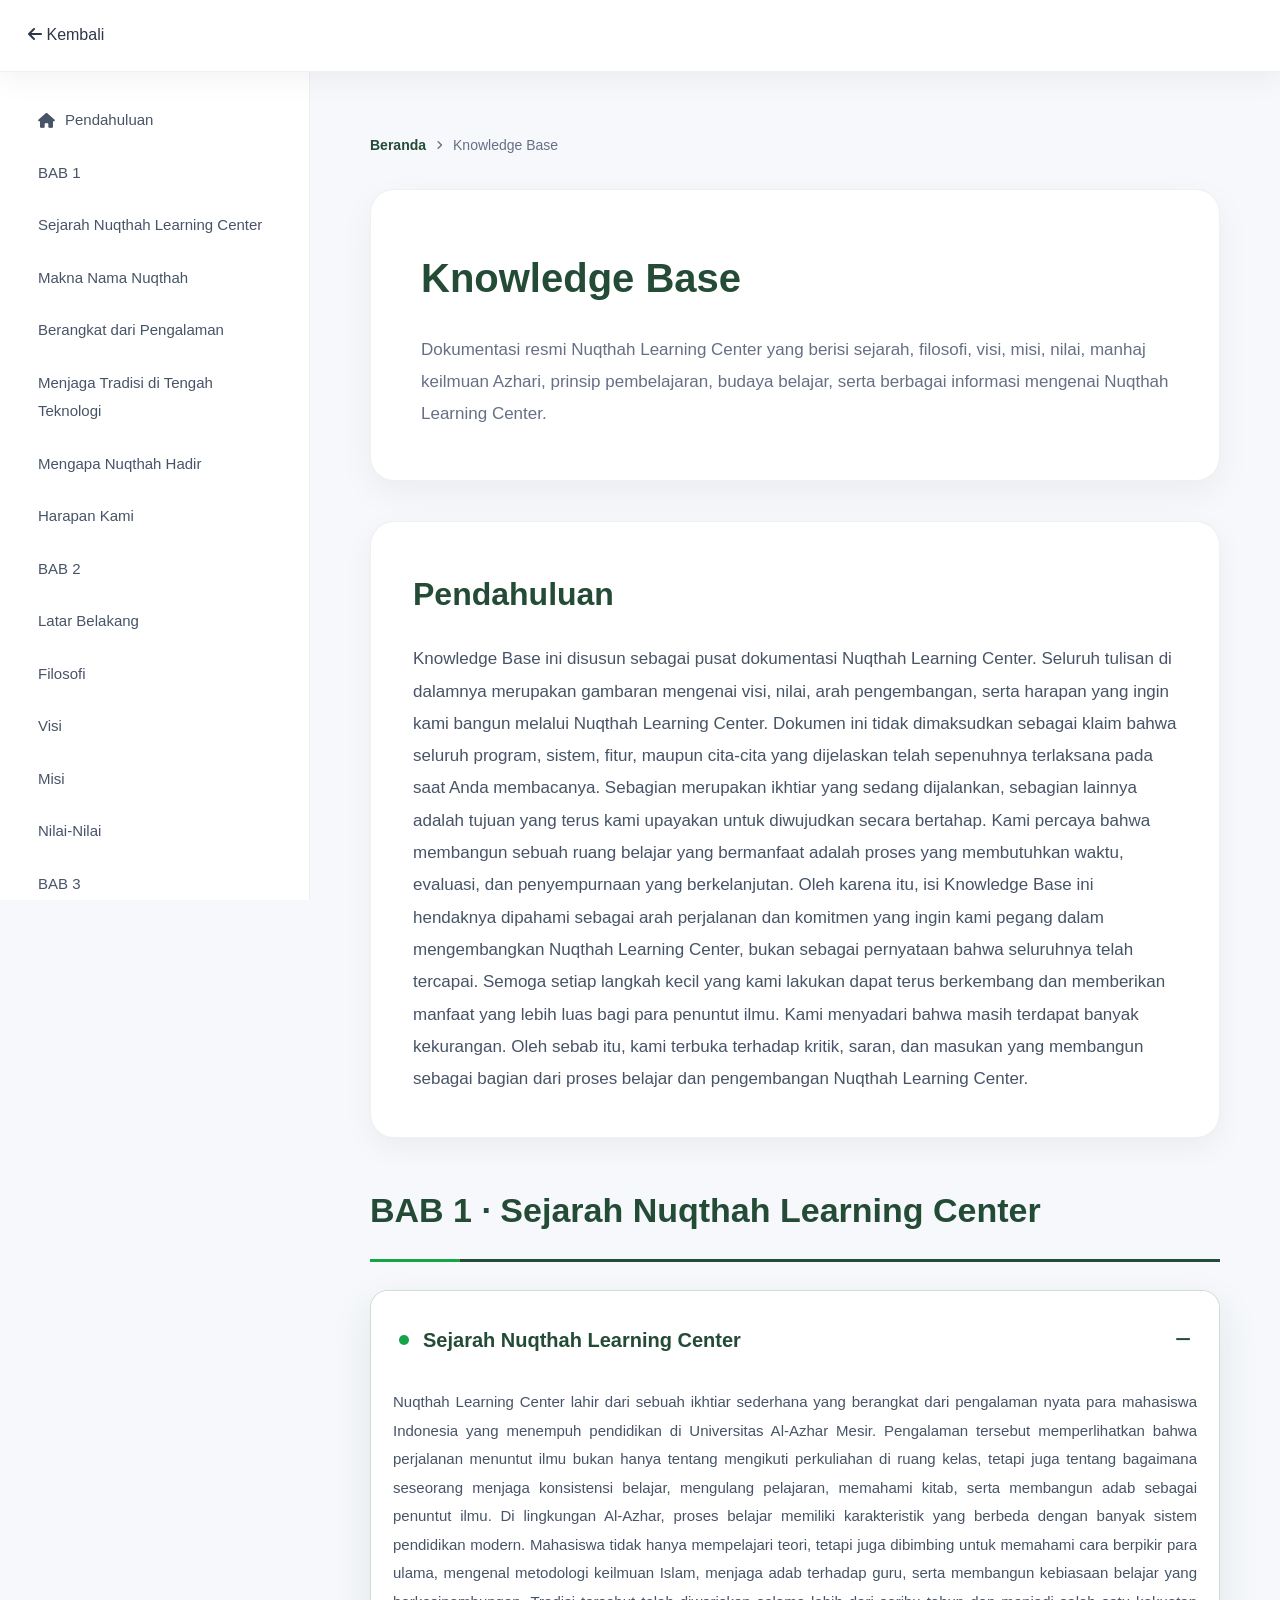
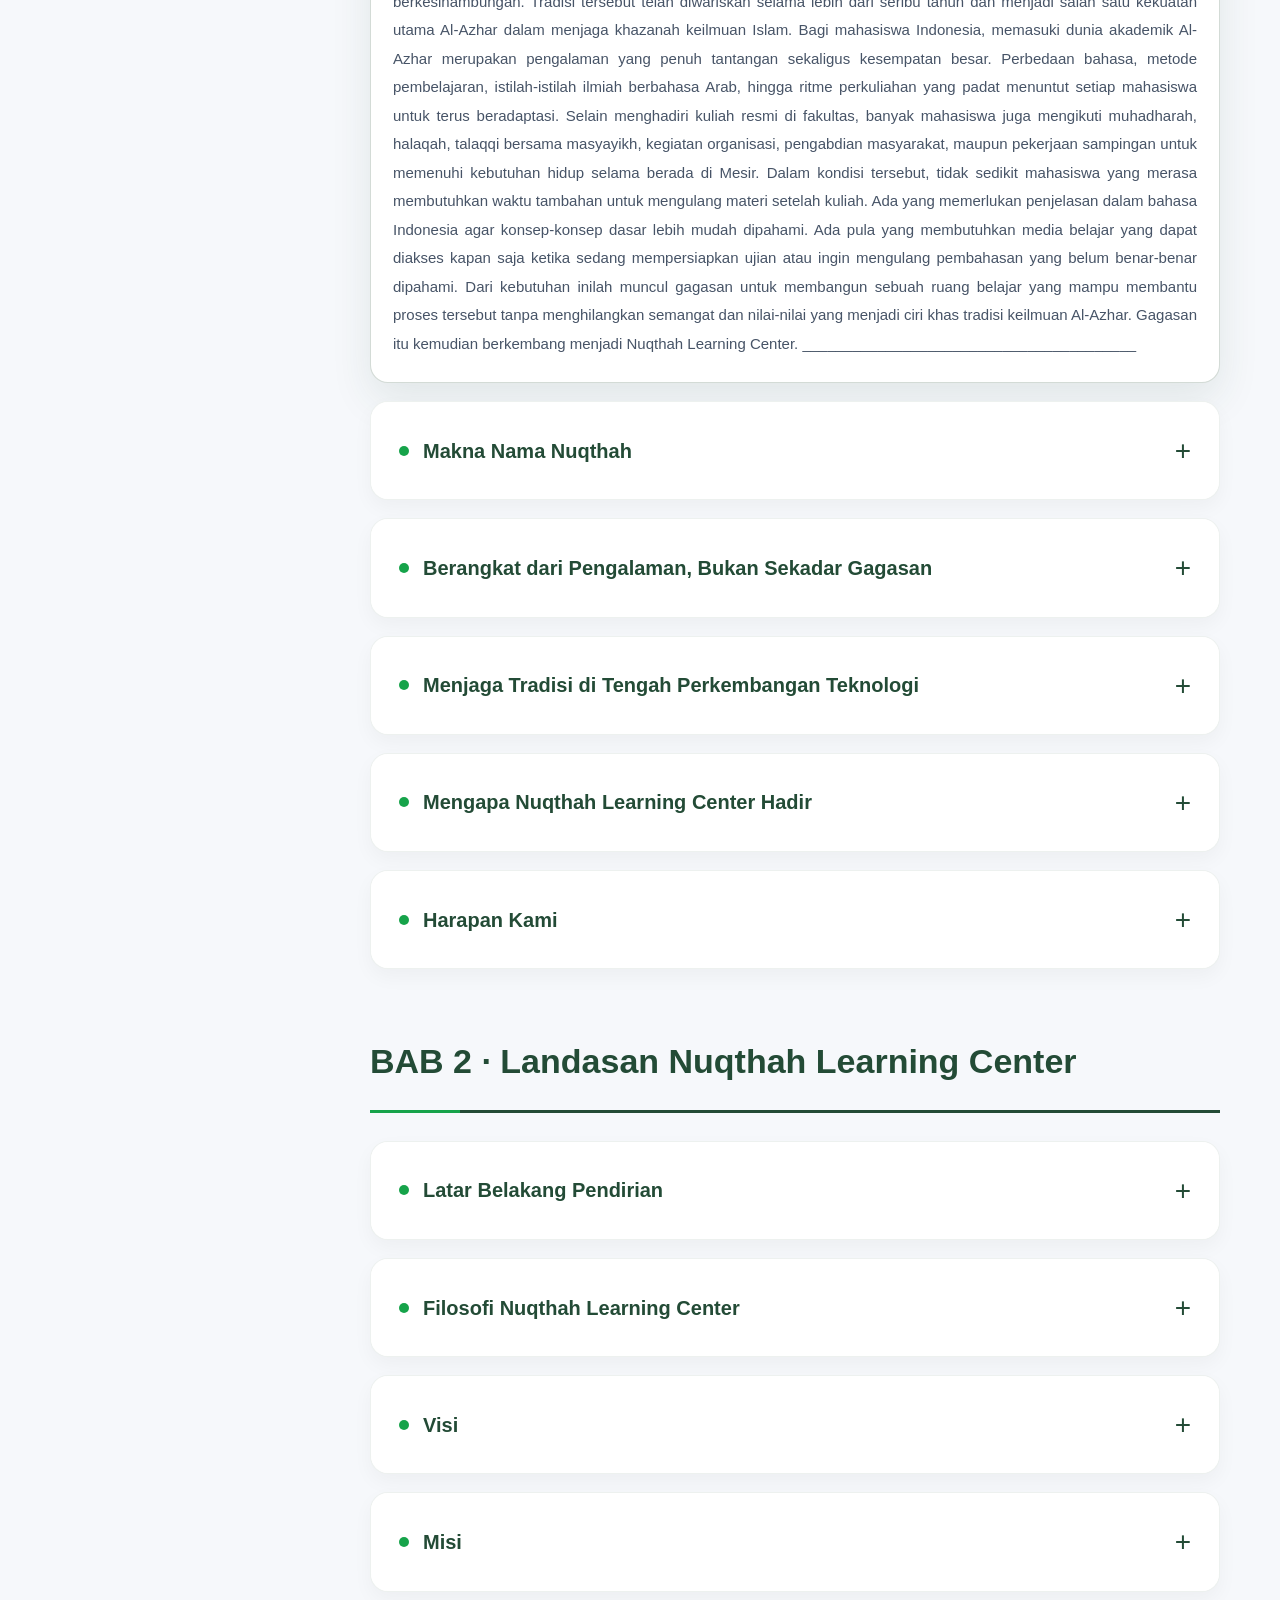
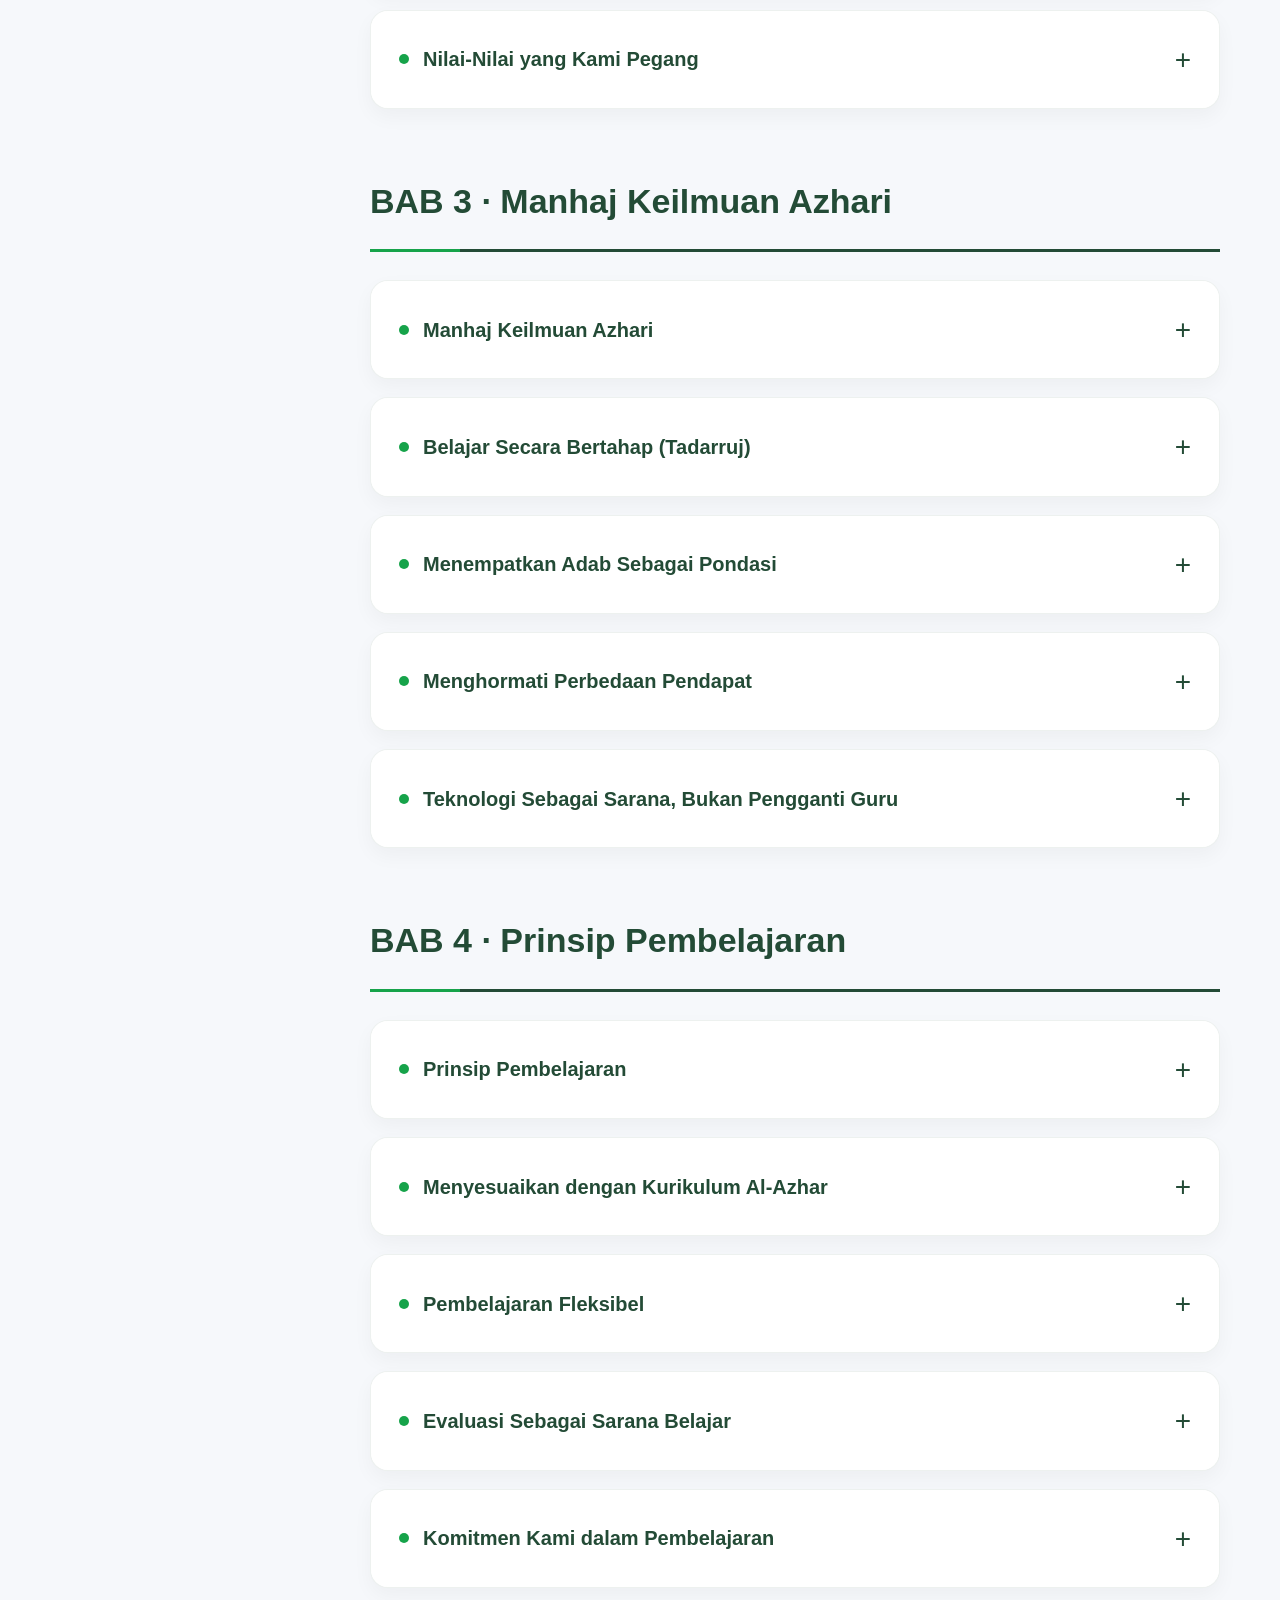
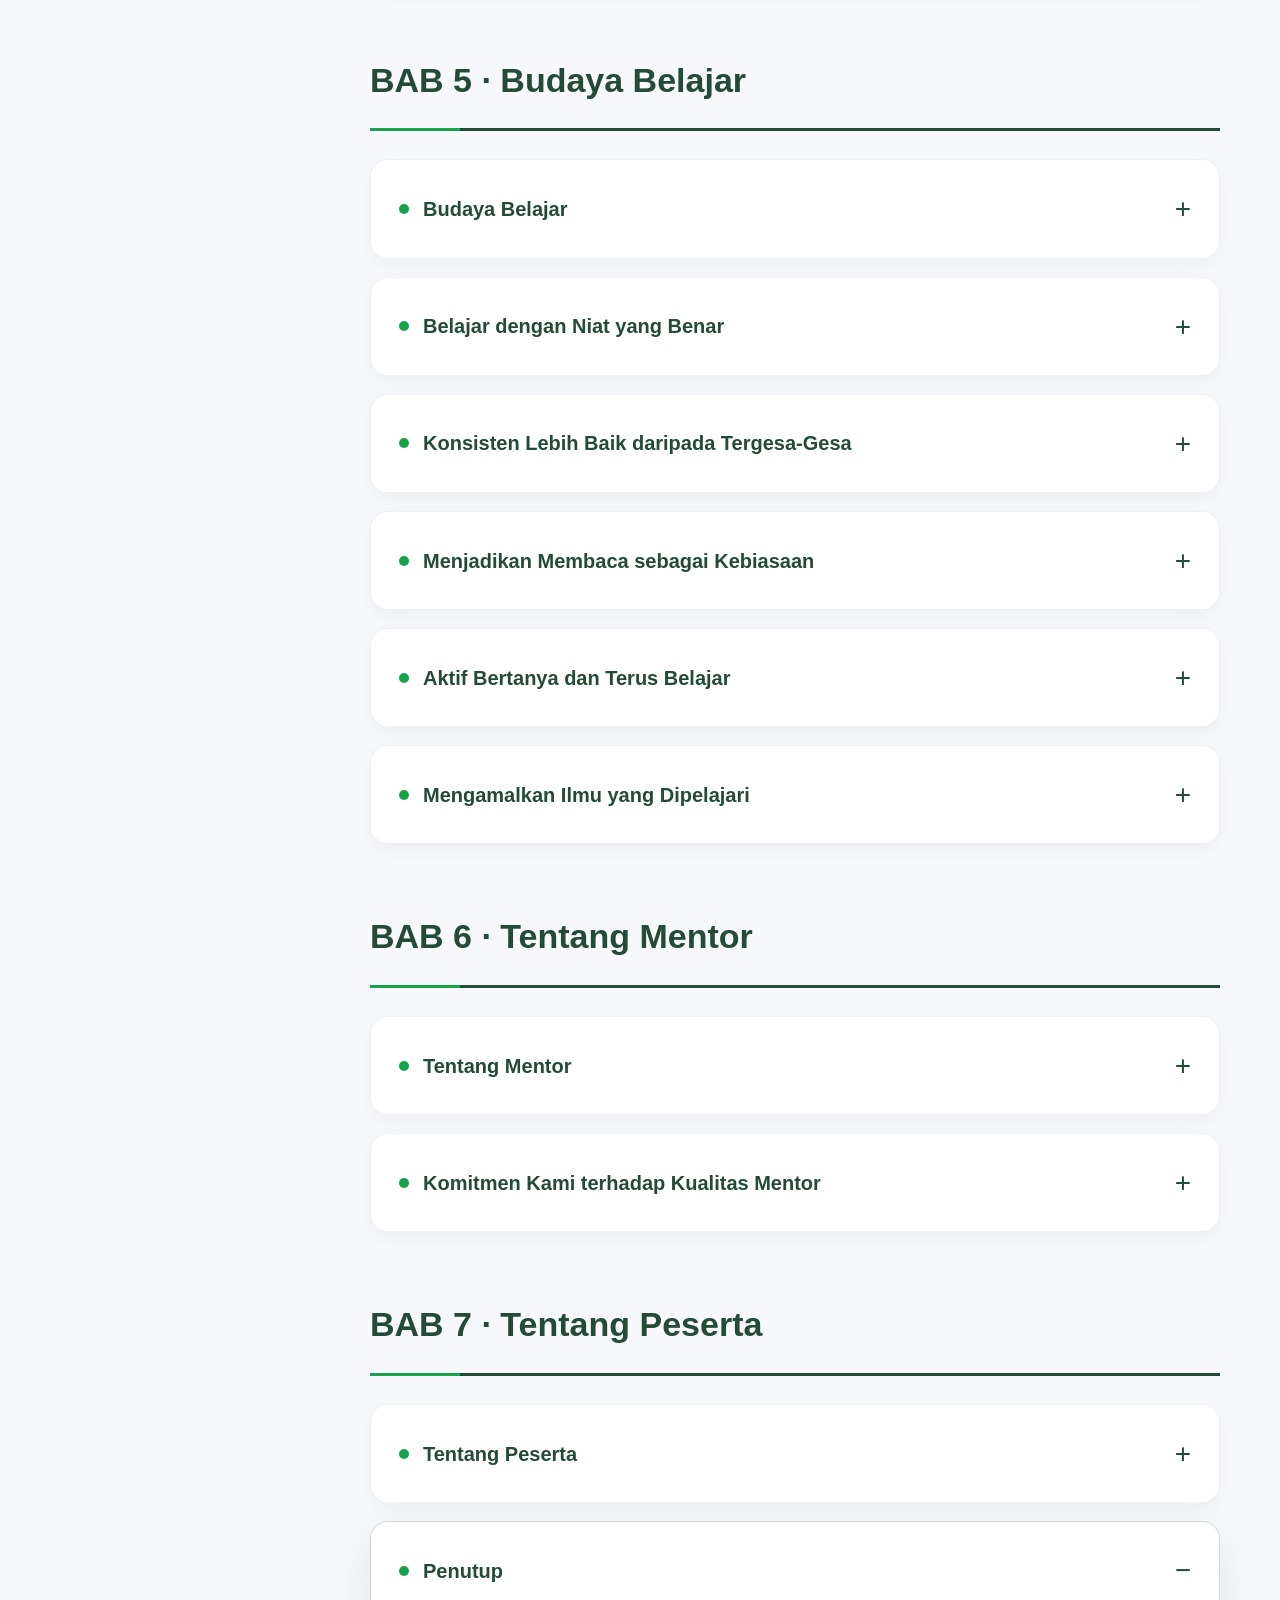
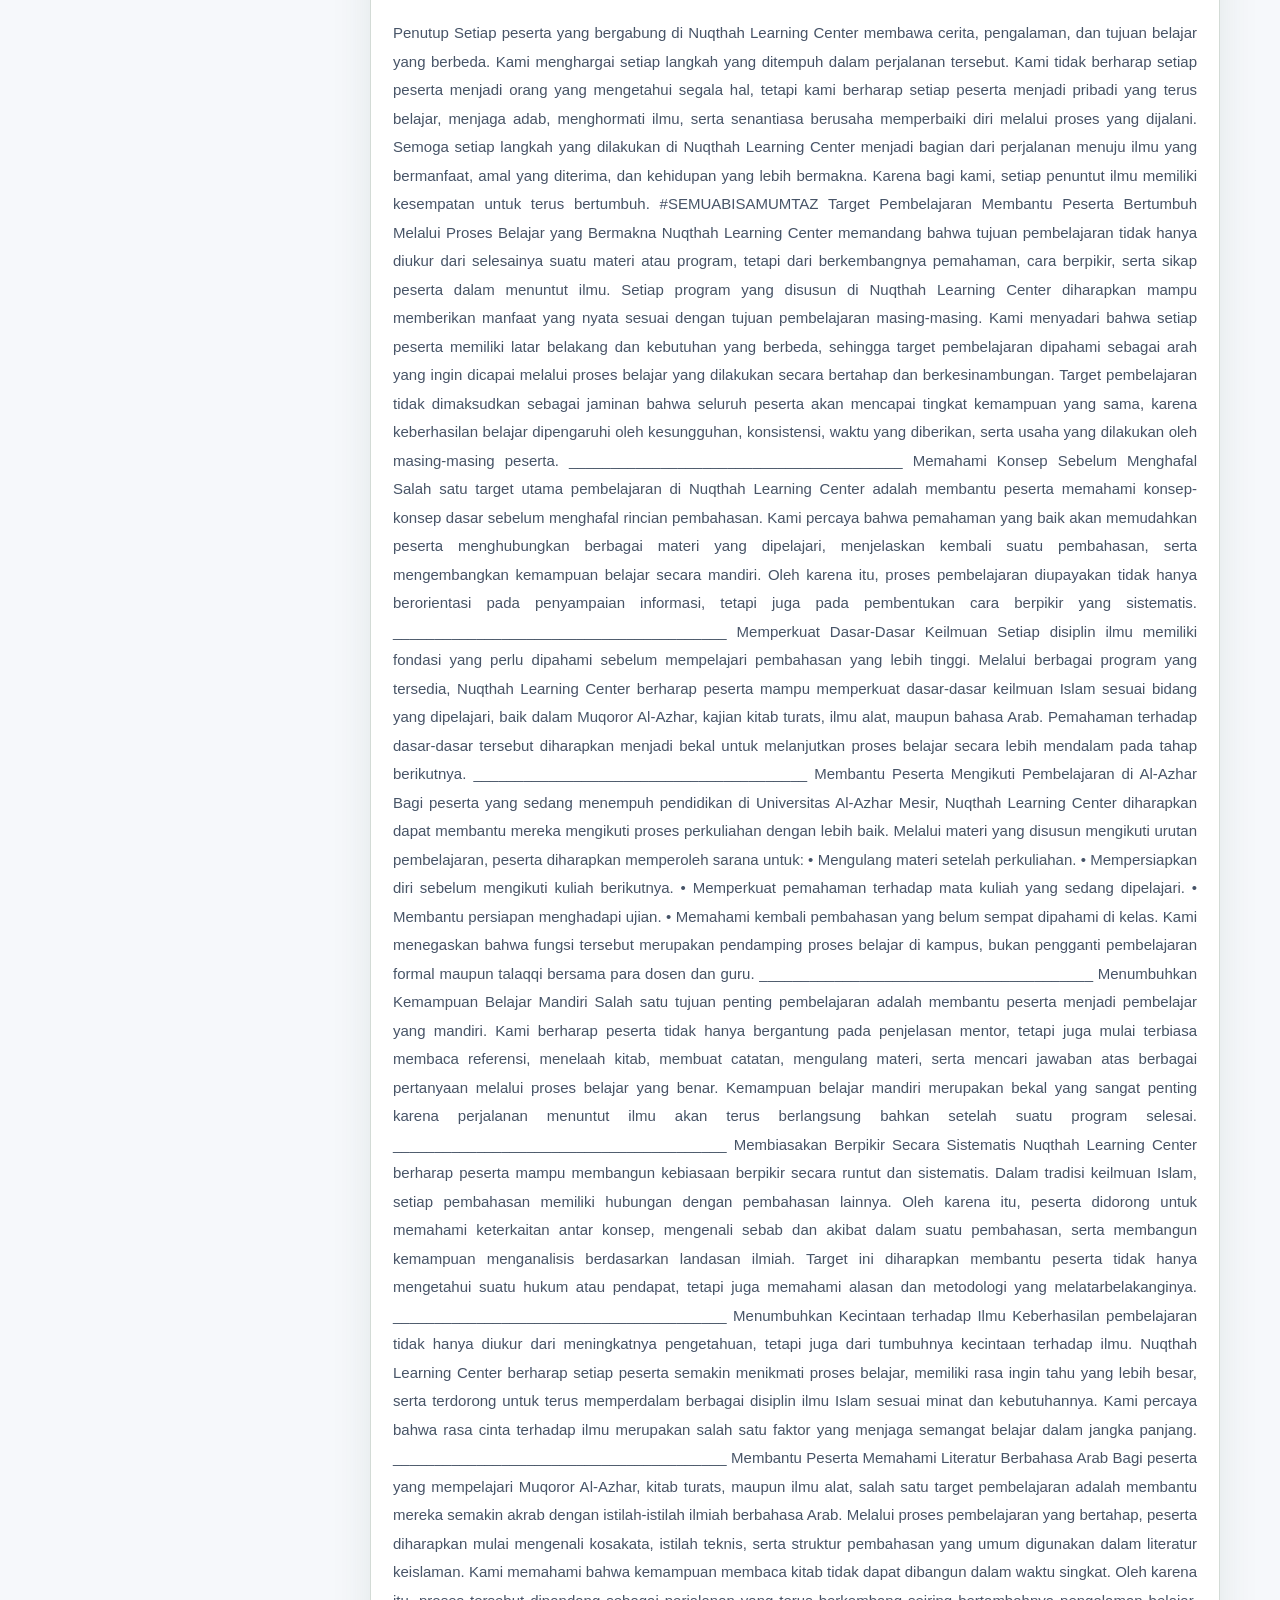
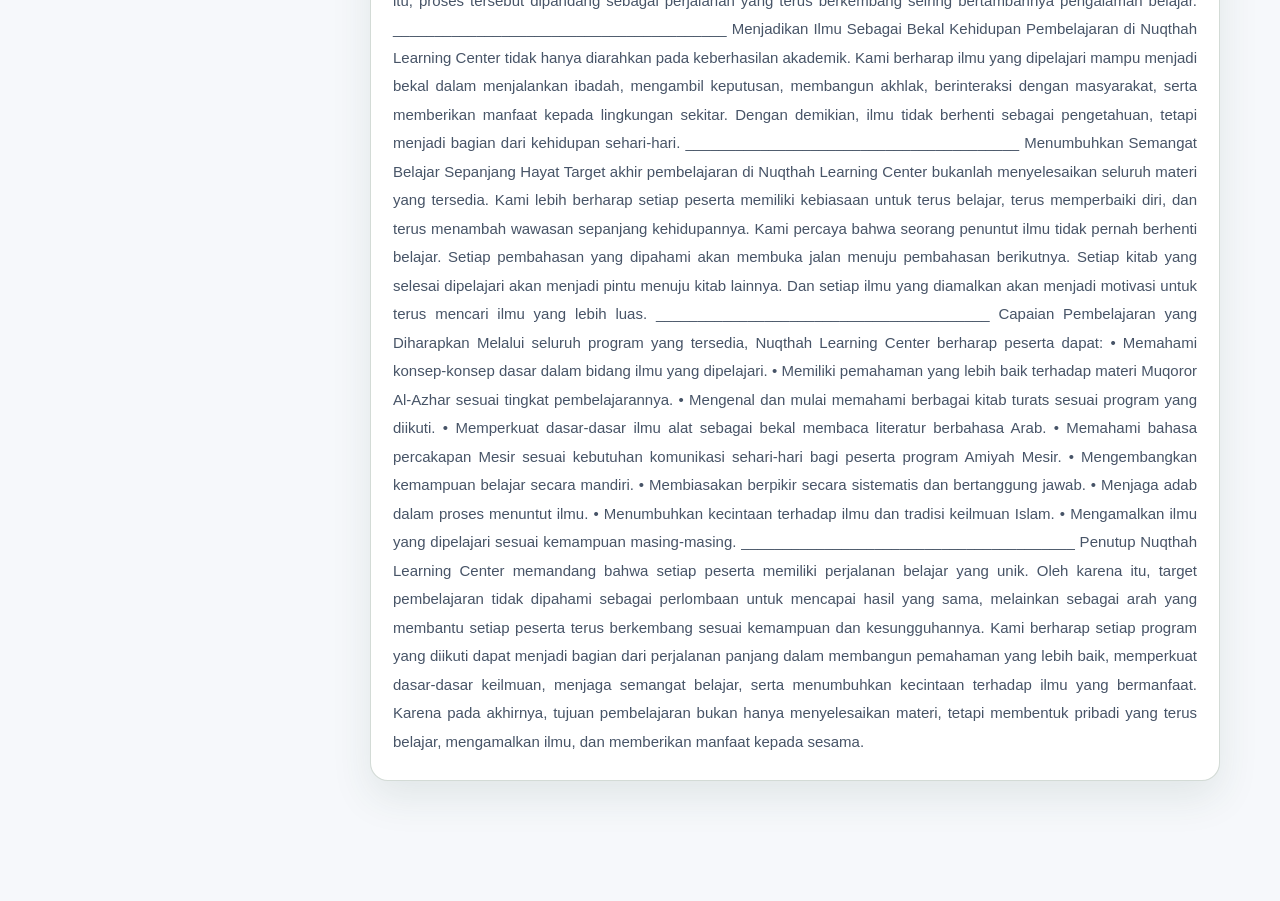
<file: knowledge/knowledge.html>
<!doctype html>
<html lang="id">

<head>
  <meta charset="UTF-8" />
  <meta name="viewport" content="width=device-width, initial-scale=1.0" />

  <title>Knowledge Base | Nuqthah Learning Center</title>
  <meta name="theme-color" content="#0F4A3A">

  <meta name="apple-mobile-web-app-capable" content="yes">

  <meta name="apple-mobile-web-app-status-bar-style" content="default">


  <link rel="icon" type="image/png" sizes="32x32" href="../assets/logofix.png?v=2">

  <link rel="shortcut icon" href="../assets/logofix.png?v=2">

  <link rel="apple-touch-icon" href="../assets/logofix.png?v=2">

  <link rel="stylesheet" href="https://cdnjs.cloudflare.com/ajax/libs/font-awesome/6.6.0/css/all.min.css" />

  <link rel="stylesheet" href="knowledge.css" />

  <meta property="og:type" content="website" />

  <meta property="og:title" content="Knowledge Base | Nuqthah Learning Center" />

  <meta property="og:description" content="Dokumentasi resmi Nuqthah Learning Center." />

  <meta property="og:image" content="https://nuqthahlearning.my.id/assets/logo3.png" />

  <meta property="og:url" content="https://nuqthahlearning.my.id/knowledge/knowledge.html" />

  <meta name="twitter:card" content="summary_large_image" />


 

  <script type="application/ld+json">
      {
        "@context": "https://schema.org",
        "@type": "WebPage",
        "name": "Knowledge Base Nuqthah Learning Center",
        "description": "Knowledge Base resmi Nuqthah Learning Center",
        "url": "https://nuqthahlearning.my.id/knowledge/knowledge.html"
      }
    </script>
</head>

<body>
  <header class="topbar">

    <div class="topbar-left">

      <a href="../index.html" class="back-button" aria-label="Kembali ke halaman sebelumnya">

        <i class="fas fa-arrow-left"></i>

        <span>Kembali</span>

      </a>

    </div>

    <div class="topbar-right">

      <button id="sidebarToggle">

        <i class="fa-solid fa-bars"></i>

      </button>

    </div>

  </header>

  <div class="layout">
    <aside class="sidebar" id="sidebar">


      <nav class="sidebar-menu">
        <a href="#intro">
          <i class="fa-solid fa-house"></i>

          Pendahuluan
        </a>

        <a href="#bab1" class="menu-title-link">BAB 1</a>

        <a href="#sejarah"> Sejarah Nuqthah Learning Center </a>

        <a href="#makna"> Makna Nama Nuqthah </a>

        <a href="#pengalaman"> Berangkat dari Pengalaman </a>

        <a href="#teknologi"> Menjaga Tradisi di Tengah Teknologi </a>

        <a href="#mengapa"> Mengapa Nuqthah Hadir </a>

        <a href="#harapan"> Harapan Kami </a>

        <a href="#bab2" class="menu-title-link">BAB 2</a>

        <a href="#latarbelakang"> Latar Belakang </a>

        <a href="#filosofi"> Filosofi </a>

        <a href="#visi"> Visi </a>

        <a href="#misi"> Misi </a>

        <a href="#nilai"> Nilai-Nilai </a>

        <a href="#bab3" class="menu-title-link">BAB 3</a>

        <a href="#manhaj"> Manhaj Keilmuan Azhari </a>

        <a href="#tadarruj"> Belajar Bertahap (Tadarruj) </a>

        <a href="#adab"> Adab dalam Pembelajaran </a>

        <a href="#perbedaan"> Perbedaan Pendapat </a>

        <a href="#teknologi2"> Teknologi Sebagai Sarana </a>

        <a href="#bab4" class="menu-title-link">BAB 4</a>

        <a href="#prinsip"> Prinsip Pembelajaran </a>

        <a href="#muqoror"> Muqoror Al-Azhar </a>

        <a href="#fleksibel"> Pembelajaran Fleksibel </a>

        <a href="#evaluasi"> Evaluasi </a>

        <a href="#komitmen"> Komitmen Pembelajaran </a>

        <a href="#bab5" class="menu-title-link">BAB 5</a>

        <a href="#budaya"> Budaya Belajar </a>

        <a href="#niat"> Belajar dengan Niat </a>

        <a href="#konsisten"> Konsisten Belajar </a>

        <a href="#membaca"> Budaya Membaca </a>

        <a href="#bertanya"> Budaya Bertanya </a>

        <a href="#mengamalkan"> Mengamalkan Ilmu </a>

        <a href="#bab6" class="menu-title-link">BAB 6</a>

        <a href="#mentor"> Tentang Mentor </a>

        <a href="#komitmenmentor"> Komitmen Mentor </a>

        <a href="#bab7" class="menu-title-link">BAB 7</a>

        <a href="#peserta"> Tentang Peserta </a>

        <a href="#penutup"> Penutup </a>
      </nav>
    </aside>

    <main class="content">
      <div class="breadcrumb">
        <a href="index.html"> Beranda </a>

        <i class="fa-solid fa-angle-right"></i>

        <span> Knowledge Base </span>
      </div>

      <section class="hero">
        <h2>Knowledge Base</h2>

        <p>
          Dokumentasi resmi Nuqthah Learning Center yang berisi sejarah,
          filosofi, visi, misi, nilai, manhaj keilmuan Azhari, prinsip
          pembelajaran, budaya belajar, serta berbagai informasi mengenai
          Nuqthah Learning Center.
        </p>
      </section>

      <section id="intro" class="section">
        <h2>Pendahuluan</h2>

        <p>
          Knowledge Base ini disusun sebagai pusat dokumentasi Nuqthah Learning Center. Seluruh tulisan di dalamnya
          merupakan gambaran mengenai visi, nilai, arah pengembangan, serta harapan yang ingin kami bangun melalui
          Nuqthah Learning Center. Dokumen ini tidak dimaksudkan sebagai klaim bahwa seluruh program, sistem, fitur,
          maupun cita-cita yang dijelaskan telah sepenuhnya terlaksana pada saat Anda membacanya. Sebagian merupakan
          ikhtiar yang sedang dijalankan, sebagian lainnya adalah tujuan yang terus kami upayakan untuk diwujudkan
          secara bertahap. Kami percaya bahwa membangun sebuah ruang belajar yang bermanfaat adalah proses yang
          membutuhkan waktu, evaluasi, dan penyempurnaan yang berkelanjutan. Oleh karena itu, isi Knowledge Base ini
          hendaknya dipahami sebagai arah perjalanan dan komitmen yang ingin kami pegang dalam mengembangkan Nuqthah
          Learning Center, bukan sebagai pernyataan bahwa seluruhnya telah tercapai. Semoga setiap langkah kecil yang
          kami lakukan dapat terus berkembang dan memberikan manfaat yang lebih luas bagi para penuntut ilmu.
          Kami menyadari bahwa masih terdapat banyak kekurangan. Oleh sebab itu, kami terbuka terhadap kritik, saran,
          dan masukan yang membangun sebagai bagian dari proses belajar dan pengembangan Nuqthah Learning Center.
        </p>
      </section>

      <!-- ==========================================================
BAB 1
========================================================== -->

      <section class="chapter">
        <h2>BAB 1 · Sejarah Nuqthah Learning Center</h2>

        <section id="sejarah">
          <details open>
            <summary>Sejarah Nuqthah Learning Center</summary>

            <p>
              Nuqthah Learning Center lahir
              dari sebuah ikhtiar sederhana yang berangkat dari pengalaman
              nyata para mahasiswa Indonesia yang menempuh pendidikan di
              Universitas Al-Azhar Mesir. Pengalaman tersebut memperlihatkan
              bahwa perjalanan menuntut ilmu bukan hanya tentang mengikuti
              perkuliahan di ruang kelas, tetapi juga tentang bagaimana
              seseorang menjaga konsistensi belajar, mengulang pelajaran,
              memahami kitab, serta membangun adab sebagai penuntut ilmu. Di
              lingkungan Al-Azhar, proses belajar memiliki karakteristik yang
              berbeda dengan banyak sistem pendidikan modern. Mahasiswa tidak
              hanya mempelajari teori, tetapi juga dibimbing untuk memahami
              cara berpikir para ulama, mengenal metodologi keilmuan Islam,
              menjaga adab terhadap guru, serta membangun kebiasaan belajar
              yang berkesinambungan. Tradisi tersebut telah diwariskan selama
              lebih dari seribu tahun dan menjadi salah satu kekuatan utama
              Al-Azhar dalam menjaga khazanah keilmuan Islam. Bagi mahasiswa
              Indonesia, memasuki dunia akademik Al-Azhar merupakan pengalaman
              yang penuh tantangan sekaligus kesempatan besar. Perbedaan
              bahasa, metode pembelajaran, istilah-istilah ilmiah berbahasa
              Arab, hingga ritme perkuliahan yang padat menuntut setiap
              mahasiswa untuk terus beradaptasi. Selain menghadiri kuliah
              resmi di fakultas, banyak mahasiswa juga mengikuti muhadharah,
              halaqah, talaqqi bersama masyayikh, kegiatan organisasi,
              pengabdian masyarakat, maupun pekerjaan sampingan untuk memenuhi
              kebutuhan hidup selama berada di Mesir. Dalam kondisi tersebut,
              tidak sedikit mahasiswa yang merasa membutuhkan waktu tambahan
              untuk mengulang materi setelah kuliah. Ada yang memerlukan
              penjelasan dalam bahasa Indonesia agar konsep-konsep dasar lebih
              mudah dipahami. Ada pula yang membutuhkan media belajar yang
              dapat diakses kapan saja ketika sedang mempersiapkan ujian atau
              ingin mengulang pembahasan yang belum benar-benar dipahami. Dari
              kebutuhan inilah muncul gagasan untuk membangun sebuah ruang
              belajar yang mampu membantu proses tersebut tanpa menghilangkan
              semangat dan nilai-nilai yang menjadi ciri khas tradisi keilmuan
              Al-Azhar. Gagasan itu kemudian berkembang menjadi Nuqthah
              Learning Center. ________________________________________
            </p>
          </details>
        </section>

        <section id="makna">
          <details>
            <summary>Makna Nama Nuqthah</summary>

            <p>
              Nama Nuqthah diambil dari kata Arab نقطة
              yang berarti titik. Pemilihan nama ini bukan sekadar pilihan
              estetika, melainkan mengandung filosofi yang menjadi dasar
              perjalanan Nuqthah Learning Center. Dalam tradisi menulis bahasa
              Arab, sebuah titik mungkin terlihat kecil, namun memiliki
              peranan yang sangat penting. Perbedaan satu titik dapat mengubah
              bentuk huruf, cara membaca, bahkan makna sebuah kata. Hal yang
              tampak sederhana ternyata memiliki pengaruh yang besar terhadap
              keseluruhan susunan ilmu. Demikian pula dalam perjalanan
              menuntut ilmu. Tidak ada ulama yang langsung menguasai berbagai
              disiplin ilmu dalam waktu singkat. Setiap perjalanan besar
              selalu dimulai dari langkah pertama. Setiap kitab yang tebal
              diawali dari kemampuan membaca huruf demi huruf. Setiap
              pemahaman yang mendalam dimulai dari satu pertanyaan sederhana.
              Dan setiap keberhasilan lahir dari kebiasaan menjaga proses
              belajar secara istiqamah. Nuqthah Learning Center meyakini bahwa
              keberhasilan seorang penuntut ilmu bukan hanya ditentukan oleh
              seberapa cepat ia menyelesaikan pelajaran, tetapi juga oleh
              bagaimana ia memulai dari dasar yang benar, belajar secara
              bertahap, serta menjaga konsistensi dalam proses tersebut.
              Karena itu, nama Nuqthah menjadi pengingat bahwa setiap ilmu
              yang besar selalu berawal dari satu titik kecil yang dijaga
              dengan kesungguhan. ________________________________________
            </p>
          </details>
        </section>

        <section id="pengalaman">
          <details>
            <summary>
              Berangkat dari Pengalaman, Bukan Sekadar Gagasan
            </summary>

            <p>
              Menjaga Tradisi di Tengah Perkembangan Teknologi Kemajuan
              teknologi telah membuka peluang besar dalam dunia pendidikan.
              Materi pembelajaran dapat diakses dari berbagai tempat dan
              waktu. Video pembelajaran, dokumen digital, serta berbagai
              platform daring memudahkan masyarakat memperoleh informasi yang
              sebelumnya sulit dijangkau. Namun, dalam tradisi keilmuan Islam,
              ilmu tidak hanya dipahami sebagai kumpulan informasi. Ilmu juga
              berkaitan dengan adab, keteladanan, proses, dan hubungan antara
              guru dengan murid. Nuqthah Learning Center memandang teknologi
              sebagai sarana yang dapat membantu proses belajar, bukan sebagai
              pengganti talaqqi ataupun majelis ilmu. Karena itu, seluruh
              materi yang dikembangkan diupayakan tetap menghormati
              prinsip-prinsip dasar pembelajaran Islam, seperti belajar secara
              bertahap (tadarruj), menjaga adab terhadap ilmu, serta memahami
              bahwa proses belajar merupakan perjalanan yang berlangsung
              sepanjang hayat. Kami menyadari bahwa pembelajaran digital
              memiliki kelebihan sekaligus keterbatasan. Oleh sebab itu,
              Nuqthah Learning Center tidak dibangun untuk menggantikan proses
              belajar bersama guru, melainkan untuk menjadi teman belajar yang
              membantu peserta mengulang materi, memperkuat pemahaman, serta
              mempersiapkan diri sebelum maupun setelah mengikuti pembelajaran
              secara langsung
            </p>
          </details>
        </section>

        <section id="teknologi">
          <details>
            <summary>
              Menjaga Tradisi di Tengah Perkembangan Teknologi
            </summary>

            <p>
              Nuqthah Learning Center
              hadir karena kami melihat adanya kebutuhan akan ruang belajar
              yang mampu menghubungkan kemudahan teknologi dengan tradisi
              keilmuan Islam. Kami memahami bahwa tidak semua orang memiliki
              kondisi yang sama. Sebagian peserta sedang belajar di Mesir,
              sebagian lainnya berada di Indonesia, bahkan ada yang bekerja
              sambil tetap ingin memperdalam ilmu agama. Melalui sistem
              pembelajaran digital, kami berharap peserta dapat tetap menjaga
              semangat belajar sesuai waktu yang dimiliki tanpa kehilangan
              arah dalam proses pembelajarannya. Materi disusun agar dapat
              dipelajari secara bertahap, menggunakan bahasa Indonesia yang
              mudah dipahami, namun tetap memperkenalkan istilah-istilah
              penting yang digunakan dalam lingkungan akademik Al-Azhar.
              Dengan demikian, peserta tidak hanya memperoleh penjelasan yang
              lebih mudah dipahami, tetapi juga mulai terbiasa dengan bahasa
              ilmiah yang digunakan dalam literatur Islam berbahasa Arab.
              ________________________________________
            </p>
          </details>
        </section>

        <section id="mengapa">
          <details>
            <summary>Mengapa Nuqthah Learning Center Hadir</summary>

            <p>
              Sebuah Ikhtiar yang Terus Bertumbuh Nuqthah Learning Center
              masih berada dalam proses pengembangan. Kami menyadari bahwa
              membangun sebuah ruang belajar yang bermanfaat membutuhkan
              waktu, evaluasi, serta masukan dari berbagai pihak. Oleh karena
              itu, setiap program, materi, dan layanan akan terus dikembangkan
              secara bertahap sesuai kemampuan tim dan kebutuhan peserta. Kami
              percaya bahwa sebuah lembaga pendidikan tidak menjadi besar
              hanya karena banyaknya materi yang dimiliki, tetapi karena
              kesungguhannya untuk terus belajar, memperbaiki diri, serta
              memberikan manfaat yang semakin luas. Setiap kritik, saran,
              maupun pengalaman peserta menjadi bagian penting dalam proses
              pengembangan Nuqthah Learning Center.
              ________________________________________
            </p>
          </details>
        </section>

        <section id="harapan">
          <details>
            <summary>Harapan Kami</summary>

            <p>
              Kami berharap Nuqthah Learning Center dapat menjadi
              salah satu ruang belajar yang membantu para penuntut ilmu
              menjaga semangat belajar, memperkuat pemahaman, serta semakin
              mencintai tradisi keilmuan Islam. Kami tidak memandang
              pembelajaran sebagai perlombaan untuk menyelesaikan sebanyak
              mungkin kitab dalam waktu singkat. Sebaliknya, kami memandang
              ilmu sebagai amanah yang dipelajari secara bertahap, dipahami
              dengan sungguh-sungguh, diamalkan dalam kehidupan, dan
              diwariskan kepada generasi berikutnya. Sebagaimana makna nama
              Nuqthah, kami percaya bahwa setiap perjalanan besar selalu
              dimulai dari satu titik. Semoga setiap langkah kecil yang
              dilakukan dengan niat yang baik, kesungguhan, dan istiqamah
              menjadi sebab bertambahnya ilmu yang bermanfaat serta membawa
              keberkahan bagi diri sendiri, keluarga, dan masyarakat.
            </p>
          </details>
        </section>
      </section>

      <!-- ==========================================================
BAB 2
========================================================== -->

      <section class="chapter">
        <h2>BAB 2 · Landasan Nuqthah Learning Center</h2>

        <section id="latarbelakang">
          <details>
            <summary>Latar Belakang Pendirian</summary>

            <p>
              Nuqthah Learning Center didirikan sebagai ikhtiar untuk
              menghadirkan ruang belajar yang membantu para penuntut ilmu
              memperoleh akses pembelajaran yang lebih mudah, terarah, dan
              tetap berpegang pada nilai-nilai keilmuan Islam yang berkembang
              di lingkungan Al-Azhar Asy-Syarif. Perkembangan teknologi telah
              memberikan kemudahan dalam mengakses berbagai sumber ilmu.
              Ribuan video, artikel, kitab digital, dan materi pembelajaran
              dapat ditemukan hanya dengan beberapa kali pencarian. Namun,
              kemudahan memperoleh informasi tidak selalu diikuti dengan
              kemudahan dalam memahami ilmu secara benar, bertahap, dan
              sistematis. Banyak penuntut ilmu menghadapi tantangan dalam
              menentukan urutan belajar, memilih referensi yang sesuai, serta
              memahami hubungan antara satu disiplin ilmu dengan disiplin
              lainnya. Dalam tradisi keilmuan Al-Azhar, proses belajar tidak
              dibangun di atas banyaknya materi yang dipelajari, melainkan
              pada ketepatan metodologi, kesinambungan pembahasan, dan
              pembentukan adab sebagai seorang penuntut ilmu. Setiap cabang
              ilmu memiliki fondasi yang perlu dipahami sebelum melangkah ke
              pembahasan berikutnya. Karena itu, pembelajaran yang bertahap
              (tadarruj) menjadi salah satu prinsip penting dalam menjaga
              kualitas pemahaman. Di sisi lain, kehidupan mahasiswa Indonesia
              di Mesir memiliki dinamika yang tidak selalu memungkinkan setiap
              orang mengikuti seluruh proses pembelajaran secara langsung.
              Jadwal perkuliahan yang padat, kegiatan organisasi, pekerjaan
              sampingan, aktivitas sosial, serta berbagai tanggung jawab
              lainnya sering kali membuat waktu belajar menjadi terbatas.
              Kondisi tersebut menyebabkan sebagian mahasiswa membutuhkan
              sarana untuk mengulang materi, memperkuat pemahaman, atau
              mempersiapkan diri sebelum mengikuti perkuliahan dan ujian.
              Kebutuhan serupa juga dirasakan oleh masyarakat Indonesia yang
              memiliki keinginan mempelajari ilmu-ilmu keislaman, namun belum
              memiliki kesempatan belajar secara langsung di lingkungan
              Al-Azhar. Banyak di antara mereka yang ingin mempelajari kitab
              turats, memahami dasar-dasar bahasa Arab, atau mengenal
              kurikulum Al-Azhar, tetapi masih kesulitan menemukan materi yang
              tersusun secara sistematis dan mudah dipahami menggunakan bahasa
              Indonesia. Melihat kondisi tersebut, Nuqthah Learning Center
              hadir sebagai ruang belajar digital yang berupaya membantu
              menjembatani kebutuhan tersebut. Materi pembelajaran disusun
              secara bertahap agar lebih mudah diikuti oleh peserta dengan
              latar belakang yang beragam, baik mahasiswa Al-Azhar, calon
              mahasiswa, alumni, maupun masyarakat umum yang memiliki minat
              untuk mempelajari khazanah keilmuan Islam. Nuqthah Learning
              Center tidak dibangun untuk menggantikan proses talaqqi bersama
              guru ataupun pembelajaran langsung di majelis ilmu. Kami
              meyakini bahwa hubungan antara guru dan murid, adab dalam
              menuntut ilmu, serta keberkahan majelis ilmu merupakan bagian
              penting yang tidak dapat digantikan oleh teknologi. Oleh karena
              itu, platform ini diposisikan sebagai sarana pendukung yang
              membantu peserta mengulang pelajaran, memperkuat pemahaman, dan
              menjaga konsistensi belajar sesuai waktu yang dimiliki. Kami
              juga menyadari bahwa setiap peserta memiliki kebutuhan belajar
              yang berbeda. Ada yang membutuhkan pendampingan untuk memahami
              muqoror perkuliahan, ada yang ingin memperkuat ilmu alat sebelum
              membaca kitab, ada pula yang ingin mengenal bahasa percakapan
              Mesir sebagai bekal kehidupan sehari-hari. Perbedaan kebutuhan
              tersebut menjadi salah satu dasar dalam penyusunan berbagai
              program pembelajaran di Nuqthah Learning Center. Sebagai
              platform yang masih berkembang, kami memandang proses
              pengembangan sebagai bagian dari perjalanan yang tidak pernah
              berhenti. Materi, sistem pembelajaran, maupun layanan akan terus
              disempurnakan secara bertahap berdasarkan evaluasi, pengalaman,
              dan masukan dari para peserta. Kami percaya bahwa sebuah ruang
              belajar akan terus memberikan manfaat apabila memiliki kemauan
              untuk belajar, memperbaiki diri, dan bertumbuh bersama para
              penuntut ilmu. Pada akhirnya, Nuqthah Learning Center dibangun
              dengan harapan dapat menjadi salah satu ikhtiar dalam
              mempermudah akses terhadap pembelajaran Islam yang berkualitas,
              tanpa mengabaikan nilai-nilai adab, tanggung jawab ilmiah, serta
              tradisi keilmuan yang menjadi ciri khas Al-Azhar Asy-Syarif.
              Kami berharap setiap materi yang dipelajari melalui platform ini
              dapat menjadi pelengkap perjalanan belajar peserta, memperkuat
              pemahaman, dan menumbuhkan semangat untuk terus menuntut ilmu
              sepanjang hayat.
            </p>
          </details>
        </section>

        <section id="filosofi">
          <details>
            <summary>Filosofi Nuqthah Learning Center</summary>

            <p>
              Ilmu sebagai Amanah, Bukan Sekadar Informasi Nuqthah Learning
              Center dibangun di atas keyakinan bahwa ilmu merupakan amanah
              yang harus dipelajari, dipahami, diamalkan, dan diwariskan
              dengan penuh tanggung jawab. Ilmu tidak dipandang sebagai
              sekadar kumpulan informasi yang dihafalkan untuk menghadapi
              ujian atau memperoleh nilai akademik, melainkan sebagai sarana
              untuk membentuk cara berpikir, memperbaiki akhlak, serta
              mendekatkan diri kepada Allah SWT. Dalam tradisi keilmuan Islam,
              keberhasilan seorang penuntut ilmu tidak hanya diukur dari
              banyaknya kitab yang telah dibaca atau lamanya masa belajar,
              tetapi juga dari sejauh mana ilmu tersebut melahirkan adab,
              keikhlasan, dan manfaat bagi orang lain. Oleh karena itu,
              Nuqthah Learning Center memandang proses belajar sebagai
              perjalanan yang berlangsung sepanjang hayat, bukan sebagai
              tujuan yang berhenti setelah menyelesaikan satu jenjang
              pendidikan. ________________________________________ Memulai
              dari Dasar yang Benar Sebagaimana makna nama Nuqthah yang
              berarti titik, kami meyakini bahwa setiap perjalanan besar
              selalu dimulai dari satu langkah yang benar. Pemahaman yang kuat
              lahir dari fondasi yang kokoh, bukan dari keinginan untuk
              mempelajari banyak hal dalam waktu singkat. Karena itu, materi
              pembelajaran diupayakan disusun secara bertahap agar peserta
              dapat memahami konsep-konsep dasar sebelum melanjutkan kepada
              pembahasan yang lebih kompleks. Kami percaya bahwa proses
              belajar yang terarah akan menghasilkan pemahaman yang lebih
              mendalam dibandingkan pembelajaran yang dilakukan secara
              terburu-buru tanpa urutan yang jelas. Filosofi ini juga menjadi
              pengingat bahwa tidak ada perjalanan menuntut ilmu yang sia-sia.
              Setiap halaman yang dibaca, setiap pembahasan yang dipahami, dan
              setiap kesulitan yang berhasil dilewati merupakan bagian dari
              proses bertumbuh sebagai seorang penuntut ilmu.
              ________________________________________ Menjaga Tradisi
              Keilmuan di Era Digital Perkembangan teknologi memberikan
              peluang besar untuk memperluas akses terhadap ilmu pengetahuan.
              Namun, bagi Nuqthah Learning Center, kemudahan teknologi tidak
              boleh menghilangkan nilai-nilai yang menjadi fondasi pendidikan
              Islam. Kami meyakini bahwa teknologi hanyalah sarana, sedangkan
              tujuan utamanya tetap membangun pemahaman yang benar, adab yang
              baik, dan semangat untuk terus belajar. Oleh karena itu, setiap
              pemanfaatan teknologi dalam proses pembelajaran diupayakan tetap
              selaras dengan prinsip-prinsip keilmuan Islam yang berkembang di
              lingkungan Al-Azhar. Pembelajaran digital dipandang sebagai
              media yang membantu peserta mengulang pelajaran, memperkuat
              pemahaman, dan memanfaatkan waktu belajar secara lebih
              fleksibel. Namun demikian, pembelajaran digital tidak
              dimaksudkan untuk menggantikan talaqqi bersama guru, majelis
              ilmu, ataupun hubungan antara murid dan pengajarnya.
              ________________________________________ Belajar dengan Adab
              Sebelum Kepandaian Dalam perjalanan menuntut ilmu, adab memiliki
              kedudukan yang tidak kalah penting dibandingkan pengetahuan itu
              sendiri. Banyak ulama terdahulu menempatkan adab sebagai pintu
              masuk sebelum seseorang memperdalam berbagai disiplin ilmu.
              Nuqthah Learning Center berupaya menghadirkan pembelajaran yang
              tidak hanya mendorong peserta memahami isi materi, tetapi juga
              mengingatkan pentingnya kejujuran ilmiah, rasa hormat kepada
              guru, kesungguhan dalam belajar, serta kerendahan hati dalam
              menyikapi perbedaan pendapat. Kami percaya bahwa ilmu yang
              dipelajari dengan adab akan lebih mudah memberikan manfaat, baik
              bagi diri sendiri maupun bagi masyarakat.
              ________________________________________ Bertumbuh Melalui
              Proses Setiap penuntut ilmu memiliki latar belakang, kemampuan,
              dan kecepatan belajar yang berbeda. Karena itu, Nuqthah Learning
              Center tidak memandang keberhasilan berdasarkan seberapa cepat
              seseorang menyelesaikan materi, melainkan berdasarkan
              kesungguhan dalam menjaga proses belajar secara konsisten. Kami
              percaya bahwa kemajuan kecil yang dilakukan secara terus-menerus
              akan memberikan hasil yang lebih baik dibandingkan perubahan
              besar yang hanya berlangsung sesaat. Oleh sebab itu, kami
              mendorong peserta untuk membangun kebiasaan belajar yang
              berkelanjutan, meskipun dimulai dari langkah-langkah sederhana.
              Belajar bukanlah perlombaan untuk menjadi yang paling cepat,
              melainkan perjalanan untuk menjadi pribadi yang terus
              berkembang. ________________________________________ Ilmu untuk
              Memberi Manfaat Tujuan akhir dari pembelajaran bukan hanya
              memahami teori, tetapi juga menghadirkan manfaat dalam
              kehidupan. Ilmu yang dipelajari diharapkan dapat menjadi bekal
              dalam beribadah, bermuamalah, mengambil keputusan, serta
              berkontribusi bagi masyarakat sesuai kemampuan masing-masing.
              Kami berharap setiap peserta tidak berhenti pada pemahaman
              pribadi, tetapi juga terdorong untuk menyebarkan manfaat melalui
              akhlak yang baik, pengabdian kepada masyarakat, maupun berbagi
              ilmu dengan cara yang bertanggung jawab. Dengan demikian, proses
              belajar tidak hanya memberikan manfaat bagi individu, tetapi
              juga menjadi bagian dari upaya membangun peradaban Islam yang
              berlandaskan ilmu, adab, dan kebijaksanaan.
              ________________________________________ Ruang Belajar yang
              Terus Berkembang Nuqthah Learning Center memandang dirinya
              sebagai ruang belajar yang juga terus bertumbuh. Kami menyadari
              bahwa setiap sistem pembelajaran selalu memiliki ruang untuk
              diperbaiki dan disempurnakan. Masukan, pengalaman, dan kebutuhan
              peserta menjadi bagian penting dalam proses pengembangan
              platform ini. Oleh karena itu, kami berkomitmen untuk terus
              mengevaluasi materi, metode pembelajaran, serta layanan yang
              tersedia agar semakin mampu memberikan manfaat yang lebih luas.
              Bagi kami, belajar bukan hanya aktivitas yang dilakukan oleh
              peserta, tetapi juga menjadi proses yang terus dijalani oleh
              seluruh pihak yang terlibat dalam membangun Nuqthah Learning
              Center. ________________________________________ Filosofi yang
              Menjadi Arah Perjalanan Seluruh perjalanan Nuqthah Learning
              Center berangkat dari satu keyakinan sederhana: bahwa ilmu
              merupakan jalan pengabdian kepada Allah SWT dan sarana untuk
              memberikan manfaat kepada sesama. Setiap program, materi, dan
              pengembangan platform diupayakan tetap mengarah pada tujuan
              tersebut. Kami tidak mengejar banyaknya materi semata, melainkan
              berharap setiap pembelajaran yang dihadirkan mampu membantu
              peserta memahami ilmu dengan lebih baik, menjaga semangat
              belajar, serta semakin mencintai tradisi keilmuan Islam yang
              telah diwariskan oleh para ulama. Sebagaimana makna nama
              Nuqthah, kami percaya bahwa setiap perubahan besar selalu
              dimulai dari satu titik. Kami berharap setiap peserta dapat
              menjadikan titik tersebut sebagai awal perjalanan menuju ilmu
              yang bermanfaat, akhlak yang baik, dan kehidupan yang lebih
              bermakna.
            </p>
          </details>
        </section>

        <section id="visi">
          <details>
            <summary>Visi</summary>

            <p>
              Menjadi Ruang Belajar yang Bertumbuh Bersama Para Penuntut Ilmu
              Nuqthah Learning Center memiliki visi untuk menjadi ruang
              belajar digital yang berkontribusi dalam mendukung lahirnya
              generasi penuntut ilmu yang memiliki pemahaman keislaman yang
              baik, berpegang pada manhaj keilmuan Azhari, serta mampu
              memanfaatkan perkembangan teknologi sebagai sarana untuk
              memperluas manfaat ilmu tanpa meninggalkan adab dan nilai-nilai
              yang menjadi fondasi pendidikan Islam. Kami memandang bahwa
              pendidikan bukan sekadar proses menyampaikan materi, melainkan
              proses membentuk cara berpikir, membangun karakter, menanamkan
              tanggung jawab ilmiah, serta menumbuhkan kecintaan terhadap ilmu
              dan para ulama. Oleh karena itu, visi Nuqthah Learning Center
              tidak hanya berorientasi pada tersedianya materi pembelajaran,
              tetapi juga pada hadirnya lingkungan belajar yang mampu
              mendukung peserta untuk terus berkembang dalam perjalanan
              menuntut ilmu. Kami menyadari bahwa kebutuhan belajar setiap
              peserta terus berubah seiring perkembangan zaman. Karena itu,
              kami berharap Nuqthah Learning Center dapat terus bertumbuh
              menjadi platform yang mampu menjawab kebutuhan tersebut melalui
              pembelajaran yang berkualitas, mudah diakses, disusun secara
              bertahap, dan tetap menghormati tradisi keilmuan Islam yang
              berkembang di lingkungan Al-Azhar Asy-Syarif.
              ________________________________________ Membangun Akses Belajar
              yang Lebih Luas Kami berharap semakin banyak mahasiswa Indonesia
              maupun masyarakat umum yang memiliki kesempatan untuk
              mempelajari ilmu-ilmu keislaman secara lebih mudah tanpa
              dibatasi oleh jarak, waktu, maupun kondisi tempat tinggal.
              Teknologi memungkinkan proses belajar dilakukan dari berbagai
              tempat. Namun, bagi Nuqthah Learning Center, kemudahan akses
              harus tetap diiringi dengan tanggung jawab dalam penyusunan
              materi, ketelitian dalam penyampaian ilmu, serta penghormatan
              terhadap metodologi pembelajaran yang telah diwariskan oleh para
              ulama. Karena itu, setiap pengembangan platform diharapkan tidak
              hanya memperluas jangkauan peserta, tetapi juga tetap menjaga
              kualitas pembelajaran yang menjadi tujuan utama Nuqthah Learning
              Center. ________________________________________ Menjadi
              Pendamping dalam Perjalanan Belajar Kami tidak memandang Nuqthah
              Learning Center sebagai tujuan akhir perjalanan seorang penuntut
              ilmu. Sebaliknya, kami berharap platform ini dapat menjadi teman
              belajar yang mendampingi peserta dalam memperkuat pemahaman,
              mengulang materi, mempersiapkan perkuliahan, serta menjaga
              semangat belajar di tengah berbagai kesibukan. Setiap peserta
              memiliki perjalanan yang berbeda. Ada yang baru mulai mengenal
              bahasa Arab, ada yang sedang mempelajari muqoror Al-Azhar, ada
              pula yang ingin memperdalam kajian kitab turats. Kami berharap
              Nuqthah Learning Center dapat menjadi salah satu ruang yang
              membantu setiap peserta melangkah sesuai kemampuan dan kebutuhan
              masing-masing. ________________________________________ Menjaga
              Keseimbangan antara Tradisi dan Inovasi Perkembangan teknologi
              memberikan banyak peluang dalam dunia pendidikan, tetapi juga
              menghadirkan tantangan baru. Salah satunya adalah bagaimana
              memanfaatkan teknologi tanpa menghilangkan nilai-nilai yang
              menjadi dasar pendidikan Islam. Visi Nuqthah Learning Center
              adalah terus berupaya menjaga keseimbangan antara kemudahan
              teknologi dengan tradisi keilmuan Azhari. Kami ingin
              memanfaatkan media digital sebagai sarana pembelajaran yang
              efektif, namun tetap menempatkan adab, talaqqi, kejujuran
              ilmiah, serta penghormatan terhadap guru sebagai bagian yang
              tidak terpisahkan dari proses menuntut ilmu. Dengan demikian,
              teknologi bukan menjadi pengganti tradisi, melainkan alat yang
              membantu memperluas manfaat tradisi tersebut kepada lebih banyak
              penuntut ilmu. ________________________________________
              Bertumbuh Melalui Evaluasi dan Perbaikan Kami menyadari bahwa
              Nuqthah Learning Center masih berada dalam proses pengembangan.
              Oleh karena itu, visi kami bukan hanya menjadi platform
              pembelajaran yang semakin lengkap, tetapi juga menjadi lembaga
              yang terus belajar dari pengalaman, mendengarkan masukan
              peserta, serta melakukan evaluasi secara berkelanjutan. Kami
              percaya bahwa kualitas sebuah ruang belajar tidak hanya
              ditentukan oleh banyaknya materi yang tersedia, tetapi juga oleh
              kesungguhannya dalam memperbaiki diri dan memberikan pelayanan
              yang semakin baik dari waktu ke waktu. Setiap kritik, saran, dan
              pengalaman peserta dipandang sebagai bagian penting dalam
              perjalanan Nuqthah Learning Center menuju ruang belajar yang
              lebih bermanfaat. ________________________________________
              Memberikan Manfaat yang Berkelanjutan Pada akhirnya, visi
              Nuqthah Learning Center adalah menghadirkan manfaat yang dapat
              dirasakan dalam jangka panjang. Kami berharap setiap materi yang
              dipelajari melalui platform ini tidak berhenti pada pemahaman
              teori, tetapi menjadi bekal bagi peserta untuk terus belajar,
              mengamalkan ilmu, serta memberikan kontribusi positif di
              lingkungan masing-masing. Kami meyakini bahwa keberhasilan
              pendidikan tidak hanya diukur dari jumlah peserta atau banyaknya
              materi yang tersedia, tetapi dari manfaat yang mampu dihadirkan
              dalam kehidupan para penuntut ilmu. Oleh karena itu, setiap
              langkah pengembangan Nuqthah Learning Center diupayakan tetap
              berorientasi pada tujuan utama, yaitu membantu menghadirkan
              pembelajaran Islam yang lebih mudah diakses, tetap berlandaskan
              adab, serta selaras dengan semangat keilmuan yang telah
              diwariskan oleh para ulama.
              ________________________________________ Makna Visi Nuqthah
              Learning Center Visi ini menjadi arah bagi seluruh proses
              pengembangan Nuqthah Learning Center. Setiap program, materi
              pembelajaran, fitur platform, maupun layanan yang dikembangkan
              diharapkan selalu mengacu pada tujuan yang sama, yaitu
              mempermudah akses belajar, menjaga kualitas pembelajaran, serta
              membantu para penuntut ilmu untuk terus bertumbuh tanpa
              meninggalkan nilai-nilai keilmuan Islam. Kami memahami bahwa
              visi bukanlah tujuan yang dapat dicapai dalam waktu singkat,
              melainkan arah perjalanan yang terus diupayakan melalui
              langkah-langkah kecil yang dilakukan secara konsisten. Karena
              itu, Nuqthah Learning Center akan terus berkembang seiring
              bertambahnya pengalaman, masukan dari peserta, dan kemampuan tim
              dalam menghadirkan pembelajaran yang semakin bermanfaat.
            </p>
          </details>
        </section>

        <section id="misi">
          <details>
            <summary>Misi</summary>

            <p>
              Visi Nuqthah Learning Center hanya dapat diwujudkan melalui
              langkah-langkah yang dilakukan secara konsisten, bertanggung
              jawab, dan terus berkembang sesuai kebutuhan para penuntut ilmu.
              Oleh karena itu, Nuqthah Learning Center berkomitmen menjalankan
              beberapa misi sebagai landasan dalam setiap program, layanan,
              dan proses pengembangannya.
              ________________________________________ 1. Menyediakan
              Pembelajaran yang Sistematis dan Mudah Dipahami Nuqthah Learning
              Center berupaya menghadirkan pembelajaran yang disusun secara
              bertahap sehingga peserta dapat mempelajari materi sesuai dengan
              urutan yang lebih terarah. Kami memahami bahwa setiap cabang
              ilmu memiliki dasar yang perlu dipahami sebelum melanjutkan
              kepada pembahasan yang lebih tinggi. Oleh sebab itu, materi
              diupayakan mengikuti alur pembelajaran yang logis agar peserta
              dapat membangun pemahaman secara bertahap. Penyampaian materi
              menggunakan bahasa Indonesia yang mudah dipahami tanpa
              menghilangkan istilah-istilah penting yang digunakan dalam
              lingkungan akademik Al-Azhar. Dengan demikian, peserta tidak
              hanya memperoleh penjelasan yang lebih jelas, tetapi juga mulai
              terbiasa dengan istilah keilmuan yang akan mereka temui ketika
              mempelajari kitab atau mengikuti perkuliahan.
              ________________________________________ 2. Mendukung
              Pembelajaran Muqoror Al-Azhar dan Khazanah Keilmuan Islam
              Nuqthah Learning Center berupaya menghadirkan materi
              pembelajaran yang mencakup Muqoror Al-Azhar, kajian kitab
              turats, ilmu alat, serta materi pendukung lainnya yang banyak
              dipelajari dalam tradisi keilmuan Islam. Kami berharap materi
              tersebut dapat menjadi teman belajar yang membantu peserta
              mengulang pembahasan setelah perkuliahan, mempersiapkan ujian,
              maupun memperluas wawasan terhadap berbagai disiplin ilmu
              keislaman. Platform ini tidak dimaksudkan untuk menggantikan
              proses belajar di kampus ataupun talaqqi bersama guru, melainkan
              sebagai sarana pendukung yang membantu peserta menjaga
              kesinambungan proses belajar.
              ________________________________________ 3. Menghadirkan
              Pembelajaran yang Fleksibel dan Mudah Diakses Kami memahami
              bahwa setiap peserta memiliki kondisi, jadwal, dan tanggung
              jawab yang berbeda. Ada yang sedang menjalani perkuliahan,
              bekerja, aktif dalam organisasi, maupun tinggal di daerah yang
              jauh dari pusat kegiatan pendidikan Islam. Karena itu, Nuqthah
              Learning Center berupaya menghadirkan sistem pembelajaran yang
              dapat diakses sesuai waktu yang dimiliki peserta. Fleksibilitas
              ini diharapkan membantu peserta tetap menjaga kebiasaan belajar
              tanpa harus mengorbankan tanggung jawab lainnya.
              ________________________________________ 4. Menjaga Nilai-Nilai
              Keilmuan Azhari Seluruh proses pembelajaran di Nuqthah Learning
              Center diupayakan tetap selaras dengan semangat keilmuan yang
              berkembang di lingkungan Al-Azhar Asy-Syarif. Kami berusaha
              menjaga penyampaian materi secara bertahap, menghormati
              perbedaan pendapat yang memiliki landasan ilmiah, serta
              menanamkan pentingnya adab dalam proses menuntut ilmu. Kami
              meyakini bahwa ilmu tidak hanya dipelajari melalui materi,
              tetapi juga melalui sikap, etika, dan rasa hormat terhadap guru
              serta para ulama. ________________________________________ 5.
              Memanfaatkan Teknologi sebagai Sarana Mempermudah Belajar
              Kemajuan teknologi memberikan peluang untuk memperluas akses
              pendidikan. Nuqthah Learning Center berupaya memanfaatkan
              teknologi sebagai media yang membantu peserta belajar secara
              lebih efektif, tanpa menghilangkan nilai-nilai dasar pendidikan
              Islam. Kami memandang teknologi sebagai alat yang mempermudah
              proses belajar, bukan sebagai tujuan akhir maupun pengganti
              hubungan antara guru dan murid. Oleh sebab itu, setiap
              pengembangan platform diupayakan tetap mengedepankan kualitas
              materi, kemudahan penggunaan, dan kenyamanan peserta dalam
              belajar. ________________________________________ 6. Membangun
              Lingkungan Belajar yang Saling Mendukung Belajar merupakan
              proses yang akan lebih bermakna apabila dilakukan dalam
              lingkungan yang saling menguatkan. Oleh karena itu, Nuqthah
              Learning Center berharap dapat menjadi ruang yang mendorong
              tumbuhnya semangat belajar, berbagi pengalaman, dan saling
              memberikan manfaat di antara para penuntut ilmu. Kami percaya
              bahwa keberhasilan belajar bukan hanya hasil dari usaha
              individu, tetapi juga dipengaruhi oleh lingkungan yang
              memberikan dukungan, motivasi, dan kesempatan untuk terus
              berkembang. ________________________________________ 7. Terus
              Mengembangkan Materi dan Layanan Pembelajaran Nuqthah Learning
              Center menyadari bahwa kebutuhan peserta akan terus berkembang.
              Oleh karena itu, kami berkomitmen untuk terus melakukan evaluasi
              dan pengembangan terhadap materi, metode pembelajaran, maupun
              layanan yang tersedia. Pengembangan tersebut dilakukan secara
              bertahap sesuai kemampuan tim serta mempertimbangkan masukan
              dari peserta. Kami berharap setiap pembaruan yang dilakukan
              dapat memberikan pengalaman belajar yang semakin baik dan
              semakin bermanfaat. ________________________________________ 8.
              Menjaga Kejujuran dan Tanggung Jawab Ilmiah Dalam setiap proses
              penyusunan materi, Nuqthah Learning Center berupaya menjaga
              ketelitian, tanggung jawab, dan kejujuran ilmiah. Kami menyadari
              bahwa ilmu merupakan amanah yang harus disampaikan dengan penuh
              kehati-hatian. Apabila terdapat kekurangan atau kesalahan dalam
              materi maupun layanan, kami terbuka terhadap masukan dan akan
              berupaya melakukan perbaikan sebagai bagian dari proses belajar
              dan pengembangan platform.
              ________________________________________ 9. Menumbuhkan Semangat
              Belajar Sepanjang Hayat Kami meyakini bahwa menuntut ilmu
              merupakan perjalanan yang tidak berhenti setelah menyelesaikan
              satu jenjang pendidikan. Oleh karena itu, Nuqthah Learning
              Center ingin mendorong setiap peserta untuk terus menjaga
              semangat belajar, memperluas wawasan, dan mengembangkan diri
              sepanjang hayat. Melalui berbagai program yang disediakan, kami
              berharap peserta dapat menjadikan belajar sebagai bagian dari
              kehidupan sehari-hari, bukan sekadar aktivitas yang dilakukan
              ketika menghadapi ujian.
              ________________________________________ Penutup Seluruh misi
              tersebut menjadi pedoman dalam setiap langkah pengembangan
              Nuqthah Learning Center. Kami memahami bahwa mewujudkan seluruh
              tujuan tersebut merupakan proses yang memerlukan waktu,
              evaluasi, dan kerja sama dari banyak pihak. Oleh karena itu,
              kami akan terus berupaya menjalankan setiap misi dengan penuh
              tanggung jawab, sembari terus belajar dan memperbaiki diri. Kami
              berharap setiap program, materi, dan layanan yang dikembangkan
              dapat memberikan manfaat yang nyata bagi para penuntut ilmu,
              serta menjadi bagian dari ikhtiar untuk menjaga, mengembangkan,
              dan menyebarkan tradisi keilmuan Islam melalui cara yang relevan
              dengan kebutuhan zaman.
            </p>
          </details>
        </section>

        <section id="nilai">
          <details>
            <summary>Nilai-Nilai yang Kami Pegang</summary>

            <p>
              Membangun Budaya Belajar yang Berlandaskan Ilmu dan Adab Nuqthah
              Learning Center dibangun bukan hanya sebagai tempat untuk
              mempelajari berbagai materi keislaman, tetapi juga sebagai ruang
              belajar yang berusaha menumbuhkan budaya menuntut ilmu yang
              berlandaskan adab, tanggung jawab, dan semangat untuk terus
              berkembang. Kami meyakini bahwa kualitas seorang penuntut ilmu
              tidak hanya ditentukan oleh banyaknya materi yang dipelajari,
              tetapi juga oleh cara ia memahami ilmu, menjaga adab, serta
              memanfaatkan ilmu tersebut untuk memberikan manfaat kepada orang
              lain. Seluruh proses pembelajaran di Nuqthah Learning Center
              diupayakan selalu mengacu pada tiga nilai utama yang menjadi
              arah dalam setiap program, materi, maupun proses pengembangan
              platform. ________________________________________ Berfikir
              Membangun Cara Berpikir yang Terarah dan Bertanggung Jawab Ilmu
              tidak hanya mengajarkan seseorang untuk mengetahui suatu
              pembahasan, tetapi juga mengajarkan bagaimana cara memahami,
              menganalisis, dan mengambil kesimpulan secara tepat. Oleh karena
              itu, Nuqthah Learning Center mendorong peserta untuk membangun
              kebiasaan berpikir secara sistematis, kritis, dan bertanggung
              jawab. Kami berharap setiap peserta tidak berhenti pada proses
              menghafal materi, tetapi juga berusaha memahami hubungan antar
              pembahasan, mengenali dasar-dasar sebuah pendapat, serta
              membiasakan diri untuk mencari penjelasan yang memiliki landasan
              ilmiah. Dalam tradisi keilmuan Al-Azhar, proses berpikir
              dibangun melalui pembelajaran yang bertahap, diskusi ilmiah,
              telaah kitab, serta penghormatan terhadap metodologi para ulama.
              Semangat inilah yang berusaha kami hadirkan dalam setiap materi
              pembelajaran. Berfikir juga berarti memiliki kerendahan hati
              untuk terus belajar. Kami menyadari bahwa tidak ada seorang pun
              yang menguasai seluruh ilmu. Oleh karena itu, setiap peserta
              diharapkan terus membuka diri terhadap proses belajar,
              memperbaiki pemahaman, serta menghargai perbedaan pendapat yang
              memiliki dasar ilmiah. ________________________________________
              Berdzikir Menjaga Hubungan dengan Allah dalam Setiap Perjalanan
              Menuntut Ilmu Bagi Nuqthah Learning Center, menuntut ilmu
              merupakan bagian dari ibadah. Oleh karena itu, proses belajar
              tidak hanya diarahkan untuk meningkatkan pengetahuan, tetapi
              juga untuk memperkuat hubungan seorang hamba dengan Allah SWT.
              Nilai Berdzikir mengingatkan bahwa ilmu yang bermanfaat lahir
              dari hati yang menjaga keikhlasan, adab, dan rasa syukur. Setiap
              proses belajar hendaknya menjadi sarana untuk semakin mengenal
              kebesaran Allah, memperbaiki diri, serta meningkatkan kualitas
              ibadah dalam kehidupan sehari-hari. Kami memahami bahwa
              teknologi dapat mempermudah akses terhadap ilmu, namun teknologi
              tidak dapat menggantikan keikhlasan, doa, kesabaran, dan adab
              yang menjadi bagian penting dalam perjalanan seorang penuntut
              ilmu. Karena itu, Nuqthah Learning Center berusaha menghadirkan
              pembelajaran yang tidak hanya menambah wawasan, tetapi juga
              mengingatkan pentingnya menjaga niat, menghormati guru,
              memuliakan ilmu, serta mengamalkan apa yang telah dipelajari.
              ________________________________________ Berhasil Menjadikan
              Ilmu sebagai Jalan Memberikan Manfaat Keberhasilan dalam
              menuntut ilmu tidak hanya diukur dari nilai akademik, banyaknya
              kitab yang telah dibaca, ataupun lamanya waktu belajar.
              Keberhasilan yang sesungguhnya adalah ketika ilmu mampu
              menghadirkan manfaat bagi diri sendiri, keluarga, masyarakat,
              dan agama. Nuqthah Learning Center memandang bahwa setiap
              peserta memiliki perjalanan yang berbeda. Ada yang sedang
              mempersiapkan diri menghadapi ujian, ada yang ingin memahami
              kitab, ada pula yang belajar untuk menjadi pendidik maupun dai
              di masa depan. Apa pun tujuan tersebut, kami berharap ilmu yang
              dipelajari melalui Nuqthah Learning Center dapat menjadi bekal
              untuk membangun kehidupan yang lebih baik, mengambil keputusan
              dengan lebih bijaksana, serta memberikan kontribusi positif di
              lingkungan masing-masing. Berhasil juga berarti menjaga semangat
              belajar sepanjang hayat. Kami percaya bahwa seorang penuntut
              ilmu tidak pernah berhenti belajar, karena setiap ilmu yang
              dipahami akan membuka pintu menuju ilmu berikutnya.
              ________________________________________ Belajar dengan Adab
              Selain tiga nilai utama tersebut, Nuqthah Learning Center juga
              meyakini bahwa adab merupakan pondasi dalam seluruh proses
              pembelajaran. Kami berusaha menanamkan pentingnya: • Menghormati
              guru dan para ulama. • Menghargai perbedaan pendapat yang
              memiliki dasar ilmiah. • Menjaga kejujuran dalam belajar. •
              Tidak tergesa-gesa dalam menyimpulkan suatu pembahasan. •
              Bersikap rendah hati terhadap ilmu yang telah dipelajari. •
              Menyampaikan ilmu secara bertanggung jawab. Kami memahami bahwa
              pembelajaran digital memiliki keterbatasan dalam membentuk adab
              secara langsung. Namun demikian, nilai-nilai tersebut tetap
              menjadi bagian penting yang selalu diupayakan hadir dalam setiap
              materi maupun interaksi pembelajaran.
              ________________________________________ Bertumbuh Bersama
              Nuqthah Learning Center memandang belajar sebagai proses yang
              terus berlangsung. Oleh karena itu, kami tidak hanya berharap
              peserta bertumbuh, tetapi juga seluruh tim yang terlibat dalam
              pengembangan platform ini. Kami terbuka terhadap kritik, saran,
              maupun pengalaman belajar dari peserta sebagai bagian dari
              proses evaluasi dan penyempurnaan. Setiap masukan dipandang
              sebagai kesempatan untuk memperbaiki kualitas pembelajaran dan
              menghadirkan layanan yang semakin bermanfaat. Dengan semangat
              bertumbuh bersama, kami berharap Nuqthah Learning Center dapat
              menjadi ruang belajar yang tidak hanya menyediakan materi,
              tetapi juga membangun lingkungan yang saling mendukung dalam
              perjalanan menuntut ilmu.
              ________________________________________ #SEMUABISAMUMTAZ Bagi
              Nuqthah Learning Center, #SEMUABISAMUMTAZ bukan sekadar slogan,
              melainkan harapan yang ingin terus kami bangun bersama setiap
              peserta. Mumtaz berarti unggul atau istimewa. Namun, kami
              memandang bahwa menjadi mumtaz bukan hanya tentang memperoleh
              nilai tertinggi atau menyelesaikan pembelajaran lebih cepat
              dibandingkan orang lain. Menjadi mumtaz adalah proses menjadi
              pribadi yang terus memperbaiki diri, menjaga adab, mencintai
              ilmu, serta berusaha memberikan manfaat melalui ilmu yang
              dimiliki. Kami memahami bahwa setiap peserta memiliki latar
              belakang, kemampuan, dan perjalanan belajar yang berbeda. Karena
              itu, Nuqthah Learning Center tidak membandingkan satu peserta
              dengan peserta lainnya. Kami lebih berharap setiap peserta dapat
              menjadi lebih baik dibandingkan dirinya sendiri pada hari
              sebelumnya. Melalui pembelajaran yang bertahap, lingkungan
              belajar yang saling mendukung, serta semangat untuk terus
              berkembang, kami berharap setiap penuntut ilmu memiliki
              kesempatan untuk mencapai potensi terbaiknya. Karena kami
              percaya bahwa setiap perjalanan menuju mumtaz selalu dimulai
              dari satu langkah kecil yang dilakukan dengan istiqamah.
              Berfikir. Berdzikir. Berhasil. #SEMUABISAMUMTAZ
            </p>
          </details>
        </section>
      </section>

      <!-- ==========================================================
BAB 3
========================================================== -->

      <section class="chapter">
        <h2>BAB 3 · Manhaj Keilmuan Azhari</h2>

        <section id="manhaj">
          <details>
            <summary>Manhaj Keilmuan Azhari</summary>

            <p>
              Menjaga Semangat Tradisi Keilmuan Islam Nuqthah Learning Center
              berupaya mengembangkan sistem pembelajaran yang selaras dengan
              semangat tradisi keilmuan yang berkembang di lingkungan Al-Azhar
              Asy-Syarif. Bagi kami, manhaj Azhari bukan sekadar metode
              penyampaian materi, tetapi merupakan cara memandang ilmu sebagai
              amanah yang dipelajari dengan adab, tanggung jawab, dan
              penghormatan terhadap warisan keilmuan para ulama. Kami memahami
              bahwa Al-Azhar memiliki sejarah panjang dalam menjaga dan
              mengembangkan khazanah keilmuan Islam melalui pembelajaran yang
              bertahap, dialog ilmiah, penghormatan terhadap guru, serta
              keterbukaan terhadap perbedaan pendapat yang memiliki landasan
              ilmiah. Nilai-nilai tersebut menjadi inspirasi dalam penyusunan
              materi maupun pengembangan sistem pembelajaran di Nuqthah
              Learning Center. Sebagai platform pembelajaran digital, kami
              menyadari bahwa pengalaman belajar melalui media digital tidak
              dapat menggantikan pembelajaran langsung bersama guru di majelis
              ilmu. Oleh karena itu, Nuqthah Learning Center memposisikan
              dirinya sebagai sarana pendukung yang membantu peserta
              memperkuat pemahaman dan menjaga kesinambungan proses belajar.
              ________________________________________
            </p>
          </details>
        </section>

        <section id="tadarruj">
          <details>
            <summary>Belajar Secara Bertahap (Tadarruj)</summary>

            <p>
              Belajar Secara Bertahap (Tadarruj) Salah satu prinsip penting
              dalam tradisi keilmuan Islam adalah mempelajari ilmu secara
              bertahap. Setiap disiplin ilmu memiliki fondasi yang perlu
              dipahami sebelum seseorang melanjutkan kepada pembahasan yang
              lebih tinggi. Nuqthah Learning Center berusaha menerapkan
              prinsip tersebut dengan menyusun materi secara sistematis agar
              peserta dapat memahami dasar-dasar setiap pembahasan terlebih
              dahulu. Kami tidak mendorong peserta untuk mengejar banyaknya
              materi dalam waktu singkat, tetapi lebih mengutamakan pemahaman
              yang kokoh terhadap konsep-konsep yang dipelajari. Kami meyakini
              bahwa pemahaman yang dibangun secara bertahap akan lebih
              bertahan lama dan menjadi bekal yang lebih kuat untuk
              mempelajari ilmu pada tingkat berikutnya.
              ________________________________________
            </p>
          </details>
        </section>

        <section id="adab">
          <details>
            <summary>Menempatkan Adab Sebagai Pondasi</summary>

            <p>
              Menempatkan Adab Sebagai Pondasi Pembelajaran Dalam tradisi
              keilmuan Islam, adab memiliki kedudukan yang sangat penting.
              Para ulama sejak dahulu menekankan bahwa keberhasilan seorang
              penuntut ilmu tidak hanya ditentukan oleh kecerdasannya, tetapi
              juga oleh sikapnya terhadap ilmu, guru, dan sesama penuntut
              ilmu. Oleh karena itu, Nuqthah Learning Center berupaya
              menanamkan pentingnya menjaga adab dalam seluruh proses
              pembelajaran. Kami berharap peserta membangun kebiasaan untuk
              belajar dengan niat yang baik, menghormati guru, menghargai
              karya para ulama, bersikap rendah hati terhadap ilmu yang
              dimiliki, serta menghindari sikap merasa paling benar dalam
              persoalan yang memiliki ruang perbedaan pendapat. Adab bukan
              hanya pelengkap dalam proses belajar, tetapi merupakan bagian
              yang menyertai seluruh perjalanan seorang penuntut ilmu.
              ________________________________________
            </p>
          </details>
        </section>

        <section id="perbedaan">
          <details>
            <summary>Menghormati Perbedaan Pendapat</summary>

            <p>
              Menghormati Perbedaan Pendapat yang Memiliki Dasar Ilmiah
              Khazanah keilmuan Islam berkembang melalui kajian, penelitian,
              dan dialog ilmiah yang berlangsung selama berabad-abad. Dalam
              berbagai persoalan fikih maupun cabang ilmu lainnya, para ulama
              sering kali memiliki pendapat yang berbeda berdasarkan metode
              istinbath, dalil, dan argumentasi yang mereka gunakan. Nuqthah
              Learning Center berupaya mengenalkan peserta kepada tradisi
              tersebut dengan menumbuhkan sikap saling menghormati terhadap
              perbedaan pendapat yang memiliki landasan ilmiah. Kami tidak
              mendorong sikap fanatik terhadap pendapat tertentu maupun
              meremehkan pendapat ulama yang lain. Sebaliknya, kami berharap
              peserta memahami bahwa perbedaan pendapat dalam ruang ijtihad
              merupakan bagian dari kekayaan khazanah keilmuan Islam yang
              perlu disikapi dengan ilmu, adab, dan kebijaksanaan.
              ________________________________________ Menjaga Keterhubungan
              Antar Disiplin Ilmu Dalam tradisi Al-Azhar, setiap cabang ilmu
              saling berkaitan. Pemahaman terhadap fikih membutuhkan bekal
              ushul fikih, kemampuan membaca kitab memerlukan ilmu nahwu dan
              sharaf, sementara pemahaman terhadap Al-Qur'an dan hadits juga
              memerlukan berbagai disiplin ilmu pendukung lainnya. Nuqthah
              Learning Center berupaya menyusun materi dengan memperhatikan
              keterkaitan tersebut sehingga peserta dapat memahami bahwa
              ilmu-ilmu Islam merupakan satu kesatuan yang saling melengkapi.
              Kami berharap peserta tidak hanya mempelajari satu cabang ilmu
              secara terpisah, tetapi juga memahami hubungan antara berbagai
              disiplin ilmu dalam membangun pemahaman Islam yang lebih utuh.
              ________________________________________ Menjaga Kejujuran
              Ilmiah Ilmu merupakan amanah yang harus disampaikan secara
              bertanggung jawab. Oleh karena itu, Nuqthah Learning Center
              berupaya menjaga kejujuran ilmiah dalam penyusunan materi maupun
              penyampaian pembahasan. Kami menyadari bahwa ilmu terus
              berkembang melalui penelitian, kajian, serta penjelasan para
              ulama. Oleh sebab itu, kami berusaha menyampaikan materi dengan
              penuh kehati-hatian dan tidak mengklaim sesuatu di luar
              kemampuan maupun kewenangan kami. Apabila terdapat kekurangan
              atau kesalahan dalam materi yang disampaikan, kami terbuka
              terhadap masukan sebagai bagian dari proses evaluasi dan
              perbaikan. ________________________________________
            </p>
          </details>
        </section>

        <section id="teknologi2">
          <details>
            <summary>Teknologi Sebagai Sarana, Bukan Pengganti Guru</summary>

            <p>
              Teknologi Sebagai Sarana, Bukan Pengganti Guru Perkembangan
              teknologi telah membuka peluang baru dalam dunia pendidikan.
              Pembelajaran digital memungkinkan peserta mengakses materi dari
              berbagai tempat dan waktu. Namun demikian, Nuqthah Learning
              Center meyakini bahwa teknologi tidak dapat menggantikan
              kedudukan guru dalam tradisi keilmuan Islam. Hubungan antara
              guru dan murid, proses talaqqi, keberkahan majelis ilmu, serta
              pembentukan adab merupakan bagian penting yang tidak dapat
              sepenuhnya dipindahkan ke dalam media digital. Karena itu,
              platform ini hadir sebagai sarana pendukung yang membantu
              peserta mempersiapkan diri sebelum belajar, mengulang materi
              setelah pembelajaran, serta memperkuat pemahaman terhadap
              pembahasan yang sedang dipelajari.
              ________________________________________ Menumbuhkan Kebiasaan
              Belajar Sepanjang Hayat Manhaj keilmuan Islam mengajarkan bahwa
              menuntut ilmu merupakan perjalanan yang berlangsung sepanjang
              kehidupan. Tidak ada batas akhir bagi seorang muslim untuk
              belajar selama masih diberikan kesempatan oleh Allah SWT.
              Nuqthah Learning Center berharap dapat membantu menumbuhkan
              kebiasaan belajar yang berkelanjutan melalui materi yang dapat
              dipelajari secara bertahap sesuai kemampuan masing-masing
              peserta. Kami percaya bahwa keberhasilan seorang penuntut ilmu
              tidak ditentukan oleh seberapa cepat ia menyelesaikan
              pembelajaran, tetapi oleh kesungguhannya menjaga proses belajar
              secara istiqamah. ________________________________________
              Komitmen Nuqthah Learning Center Nuqthah Learning Center
              berkomitmen untuk terus berupaya menghadirkan pembelajaran yang
              selaras dengan semangat manhaj keilmuan Azhari, yaitu
              pembelajaran yang mengedepankan adab, pemahaman yang bertahap,
              penghormatan terhadap para ulama, keterbukaan terhadap dialog
              ilmiah, serta tanggung jawab dalam menyampaikan ilmu. Kami
              menyadari bahwa sebagai platform pembelajaran digital yang masih
              berkembang, masih banyak hal yang perlu terus dipelajari dan
              disempurnakan. Oleh karena itu, kami akan terus melakukan
              evaluasi terhadap materi, metode pembelajaran, maupun layanan
              yang tersedia agar tetap memberikan manfaat bagi para penuntut
              ilmu. Harapan kami, setiap peserta yang belajar di Nuqthah
              Learning Center tidak hanya memperoleh tambahan pengetahuan,
              tetapi juga semakin mencintai tradisi keilmuan Islam, menghargai
              perjuangan para ulama, serta terdorong untuk terus belajar,
              mengamalkan ilmu, dan menyebarkan manfaat kepada masyarakat
              dengan penuh tanggung jawab.
            </p>
          </details>
        </section>
      </section>

      <!-- ==========================================================
BAB 4
========================================================== -->

      <section class="chapter">
        <h2>BAB 4 · Prinsip Pembelajaran</h2>

        <section id="prinsip">
          <details>
            <summary>Prinsip Pembelajaran</summary>

            <p>
              Pembelajaran yang Dibangun untuk Membantu, Bukan Menggantikan
              Nuqthah Learning Center dikembangkan sebagai ruang belajar
              digital yang bertujuan membantu peserta memperkuat pemahaman
              terhadap berbagai disiplin ilmu keislaman. Kami memandang bahwa
              pembelajaran digital memiliki peran sebagai sarana pendukung
              yang mempermudah proses belajar, bukan sebagai pengganti
              pendidikan formal, talaqqi bersama guru, ataupun majelis ilmu
              yang menjadi bagian penting dalam tradisi keilmuan Islam.
              Seluruh materi yang disediakan di Nuqthah Learning Center
              diharapkan dapat menjadi teman belajar yang membantu peserta
              mengulang pembahasan, mempersiapkan diri sebelum mengikuti
              perkuliahan, memperkuat dasar-dasar ilmu, serta menjaga
              kesinambungan proses belajar sesuai waktu yang dimiliki.
              ________________________________________ Pembelajaran Bertahap
              (Tadarruj) Kami meyakini bahwa pemahaman yang baik dibangun
              melalui proses yang bertahap. Oleh karena itu, setiap program
              diupayakan disusun dengan memperhatikan urutan pembahasan
              sehingga peserta dapat mempelajari materi dari konsep-konsep
              dasar sebelum memasuki pembahasan yang lebih kompleks.
              Pendekatan ini bertujuan agar peserta tidak hanya mengetahui
              suatu pembahasan, tetapi juga memahami hubungan antara satu
              materi dengan materi lainnya. Kami percaya bahwa proses belajar
              yang berjalan secara bertahap akan memberikan pemahaman yang
              lebih kuat dibandingkan mempelajari banyak materi secara acak.
              ________________________________________
            </p>
          </details>
        </section>

        <section id="muqoror">
          <details>
            <summary>Menyesuaikan dengan Kurikulum Al-Azhar</summary>

            <p>
              Menyesuaikan dengan Kurikulum Al-Azhar Untuk program Bimbel
              Muqoror, materi disusun dengan mengacu pada urutan mata kuliah
              yang dipelajari di Universitas Al-Azhar Mesir sesuai tingkat dan
              fakultas masing-masing. Pendekatan ini diharapkan membantu
              mahasiswa Indonesia mengikuti alur pembelajaran yang mereka
              temui di lingkungan akademik Al-Azhar sehingga materi dapat
              dimanfaatkan sebagai sarana mengulang pelajaran maupun
              mempersiapkan diri sebelum mengikuti perkuliahan dan ujian. Kami
              menyadari bahwa kurikulum dapat mengalami perubahan dari waktu
              ke waktu. Oleh karena itu, materi akan terus dievaluasi dan
              disesuaikan secara bertahap apabila terdapat perkembangan dalam
              kurikulum maupun kebutuhan peserta.
              ________________________________________ Menggunakan Bahasa
              Indonesia yang Mudah Dipahami Sebagian besar materi disampaikan
              menggunakan bahasa Indonesia agar lebih mudah dipahami oleh
              peserta, terutama bagi mahasiswa baru yang masih berada dalam
              tahap adaptasi terhadap bahasa Arab dan sistem pembelajaran di
              Al-Azhar. Meskipun demikian, istilah-istilah penting dalam
              bahasa Arab tetap diperkenalkan secara bertahap agar peserta
              terbiasa dengan istilah yang digunakan dalam kitab maupun
              perkuliahan. Dengan pendekatan tersebut, peserta diharapkan
              tidak hanya memahami isi materi, tetapi juga semakin akrab
              dengan bahasa ilmiah yang digunakan dalam tradisi keilmuan
              Islam. ________________________________________
            </p>
          </details>
        </section>

        <section id="fleksibel">
          <details>
            <summary>Pembelajaran Fleksibel</summary>

            <p>
              Fleksibel Sesuai Waktu Peserta Kami memahami bahwa setiap
              peserta memiliki kondisi yang berbeda. Sebagian merupakan
              mahasiswa yang memiliki jadwal kuliah padat, sebagian bekerja,
              sebagian aktif dalam organisasi, dan sebagian lainnya merupakan
              masyarakat umum yang belajar di sela-sela aktivitas sehari-hari.
              Karena itu, pembelajaran di Nuqthah Learning Center dirancang
              agar dapat dipelajari secara fleksibel sesuai waktu yang
              dimiliki masing-masing peserta. Fleksibilitas tersebut
              diharapkan membantu peserta menjaga konsistensi belajar tanpa
              harus meninggalkan tanggung jawab lainnya.
              ________________________________________ Mengutamakan Pemahaman
              Dibanding Kecepatan Nuqthah Learning Center tidak mendorong
              peserta untuk menyelesaikan materi secepat mungkin. Sebaliknya,
              kami lebih mengutamakan pemahaman terhadap setiap pembahasan
              yang dipelajari. Kami percaya bahwa satu materi yang benar-benar
              dipahami akan lebih bermanfaat dibandingkan banyak materi yang
              hanya dipelajari secara sepintas. Karena itu, peserta didorong
              untuk mengulang materi apabila diperlukan, membaca kembali
              catatan, serta meluangkan waktu untuk memahami konsep-konsep
              yang masih dirasa sulit.
              ________________________________________ Menghubungkan Antar
              Disiplin Ilmu Ilmu-ilmu Islam saling berkaitan. Pemahaman
              terhadap fikih akan lebih kuat apabila didukung oleh ushul
              fikih. Kemampuan membaca kitab akan lebih mudah apabila disertai
              penguasaan nahwu, sharaf, dan balaghah. Begitu pula berbagai
              disiplin ilmu lainnya yang saling melengkapi. Oleh karena itu,
              Nuqthah Learning Center berupaya menyusun program pembelajaran
              yang memperhatikan hubungan antar disiplin ilmu sehingga peserta
              memperoleh gambaran yang lebih utuh mengenai perjalanan belajar
              yang sedang mereka tempuh.
              ________________________________________ Belajar Sesuai
              Kemampuan Masing-Masing Setiap peserta memiliki kemampuan awal
              yang berbeda. Ada yang baru mulai mempelajari bahasa Arab. Ada
              yang telah mengikuti perkuliahan selama beberapa semester. Ada
              pula yang telah memiliki pengalaman membaca kitab. Nuqthah
              Learning Center menghormati perbedaan tersebut. Kami tidak
              menetapkan bahwa seluruh peserta harus memiliki kecepatan
              belajar yang sama. Sebaliknya, peserta didorong untuk belajar
              sesuai kemampuan masing-masing serta terus meningkatkan
              pemahaman secara bertahap.
              ________________________________________
            </p>
          </details>
        </section>

        <section id="evaluasi">
          <details>
            <summary>Evaluasi Sebagai Sarana Belajar</summary>

            <p>
              Evaluasi sebagai Sarana Belajar Evaluasi dipandang sebagai
              bagian dari proses pembelajaran, bukan sekadar alat untuk
              mengukur hasil belajar. Melalui latihan, pengulangan, maupun
              bentuk evaluasi lainnya, peserta diharapkan dapat mengetahui
              bagian-bagian yang telah dipahami maupun materi yang masih perlu
              dipelajari kembali. Dengan demikian, evaluasi menjadi sarana
              untuk memperkuat pemahaman dan bukan sekadar memperoleh nilai.
              ________________________________________ Terus Mengembangkan
              Materi Nuqthah Learning Center merupakan platform yang terus
              berkembang. Materi pembelajaran akan terus ditambah dan
              disempurnakan secara bertahap sesuai kemampuan tim, perkembangan
              kebutuhan peserta, serta evaluasi yang dilakukan secara berkala.
              Kami berharap proses pengembangan tersebut mampu menghadirkan
              pembelajaran yang semakin lengkap, mudah dipahami, dan relevan
              dengan kebutuhan mahasiswa Indonesia maupun masyarakat umum yang
              ingin mempelajari khazanah keilmuan Islam.
              ________________________________________ Menjadikan Belajar
              sebagai Kebiasaan Bagi Nuqthah Learning Center, keberhasilan
              pembelajaran bukan hanya ketika peserta menyelesaikan suatu
              program, tetapi ketika mereka mampu membangun kebiasaan untuk
              terus belajar. Kami berharap setiap peserta dapat menjadikan
              proses belajar sebagai bagian dari kehidupan sehari-hari.
              Sedikit demi sedikit, namun dilakukan secara istiqamah. Karena
              kami percaya bahwa ilmu yang dipelajari secara konsisten akan
              memberikan manfaat yang lebih besar dibandingkan pembelajaran
              yang dilakukan secara sesaat.
              ________________________________________
            </p>
          </details>
        </section>

        <section id="komitmen">
          <details>
            <summary>Komitmen Kami dalam Pembelajaran</summary>

            <p>
              Dalam setiap program yang dikembangkan, Nuqthah Learning Center
              berupaya menjaga beberapa prinsip utama: • Menyusun materi
              secara bertahap dan sistematis. • Menyampaikan pembahasan
              menggunakan bahasa yang mudah dipahami. • Tetap memperkenalkan
              istilah ilmiah yang digunakan di lingkungan Al-Azhar. •
              Menghadirkan pembelajaran yang fleksibel sesuai kebutuhan
              peserta. • Mendorong pemahaman sebelum memperbanyak materi. •
              Menjadikan evaluasi sebagai bagian dari proses belajar. •
              Mengembangkan materi secara berkelanjutan. • Menjaga adab dan
              tanggung jawab ilmiah dalam setiap pembahasan. • Menempatkan
              pembelajaran digital sebagai pelengkap, bukan pengganti talaqqi
              bersama guru. ________________________________________ Penutup
              Nuqthah Learning Center memandang bahwa setiap penuntut ilmu
              memiliki perjalanan yang unik. Tidak semua peserta memulai dari
              titik yang sama, tidak semua menghadapi tantangan yang sama, dan
              tidak semua mencapai tujuan dengan cara yang sama. Karena itu,
              kami berusaha menghadirkan sistem pembelajaran yang memberikan
              ruang bagi setiap peserta untuk berkembang sesuai kemampuan,
              tanpa kehilangan arah dalam perjalanan menuntut ilmu. Kami
              berharap setiap materi yang dipelajari melalui Nuqthah Learning
              Center dapat menjadi bekal untuk memperkuat pemahaman,
              menumbuhkan kecintaan terhadap ilmu, serta menjaga semangat
              belajar sepanjang hayat
            </p>
          </details>
        </section>
      </section>

      <!-- ==========================================================
BAB 5
========================================================== -->

      <section class="chapter">
        <h2>BAB 5 · Budaya Belajar</h2>

        <section id="budaya">
          <details>
            <summary>Budaya Belajar</summary>

            <p>
              Budaya Belajar Menumbuhkan Kebiasaan Belajar yang Berkelanjutan
              Nuqthah Learning Center percaya bahwa keberhasilan dalam
              menuntut ilmu tidak hanya ditentukan oleh kemampuan intelektual,
              tetapi juga oleh kebiasaan yang dibangun setiap hari. Ilmu yang
              dipelajari sedikit demi sedikit secara istiqamah sering kali
              memberikan manfaat yang lebih besar daripada pembelajaran yang
              dilakukan secara berlebihan namun tidak berkelanjutan. Oleh
              karena itu, Nuqthah Learning Center berupaya membangun budaya
              belajar yang mendorong peserta untuk menjadikan proses menuntut
              ilmu sebagai bagian dari kehidupan sehari-hari. Kami berharap
              setiap peserta tidak hanya belajar ketika menghadapi ujian atau
              menyelesaikan suatu program, tetapi terus menjaga hubungan
              dengan ilmu sepanjang perjalanan hidupnya. Budaya belajar yang
              kami bangun tidak berorientasi pada persaingan antarpeserta,
              melainkan pada perkembangan diri masing-masing. Setiap langkah
              kecil yang dilakukan secara konsisten merupakan bagian dari
              proses menuju pemahaman yang lebih baik.
              ________________________________________
            </p>
          </details>
        </section>

        <section id="niat">
          <details>
            <summary>Belajar dengan Niat yang Benar</summary>

            <p>
              Belajar dengan Niat yang Benar Dalam tradisi keilmuan Islam,
              niat merupakan awal dari setiap amal yang baik. Oleh karena itu,
              kami mendorong setiap peserta untuk senantiasa memperbaiki niat
              dalam menuntut ilmu. Belajar bukan semata-mata untuk memperoleh
              nilai yang tinggi, gelar akademik, ataupun pengakuan dari orang
              lain. Ilmu dipelajari sebagai bentuk ibadah kepada Allah SWT,
              sebagai sarana memperbaiki diri, serta sebagai bekal untuk
              memberikan manfaat kepada masyarakat. Kami menyadari bahwa
              menjaga niat merupakan proses yang terus berlangsung. Karena
              itu, setiap peserta diharapkan senantiasa melakukan muhasabah
              dan memperbarui niatnya dalam setiap perjalanan menuntut ilmu.
              ________________________________________ Mengutamakan Pemahaman
              daripada Sekadar Menyelesaikan Materi Budaya belajar di Nuqthah
              Learning Center tidak menekankan banyaknya materi yang berhasil
              diselesaikan dalam waktu singkat. Kami lebih mengutamakan proses
              memahami materi secara mendalam. Peserta didorong untuk membaca
              kembali pembahasan yang belum dipahami, mengulang materi apabila
              diperlukan, serta memberikan waktu yang cukup untuk memahami
              konsep-konsep dasar sebelum melanjutkan ke materi berikutnya.
              Kami percaya bahwa ilmu yang dipahami dengan baik akan lebih
              mudah diamalkan dan menjadi bekal dalam mempelajari pembahasan
              yang lebih tinggi. ________________________________________
              Konsisten Lebih Baik daripada Tergesa-Gesa Perjalanan menuntut
              ilmu merupakan perjalanan jangka panjang. Karena itu, Nuqthah
              Learning Center mendorong peserta untuk membangun kebiasaan
              belajar yang konsisten sesuai kemampuan masing-masing. Tidak
              menjadi masalah apabila waktu belajar yang dimiliki terbatas,
              selama proses tersebut dilakukan secara berkelanjutan. Kami
              berharap peserta tidak merasa tertinggal ketika harus belajar
              lebih lambat dibandingkan orang lain. Setiap orang memiliki
              kondisi, kemampuan, dan tanggung jawab yang berbeda. Yang
              terpenting adalah menjaga semangat untuk terus melangkah dan
              tidak berhenti belajar. ________________________________________
              Menghargai Proses Belajar Tidak semua materi dapat dipahami
              dalam sekali pertemuan. Ada pembahasan yang membutuhkan waktu
              lebih lama untuk dipahami, ada pula yang memerlukan pengulangan
              berkali-kali. Nuqthah Learning Center memandang hal tersebut
              sebagai bagian yang wajar dalam proses belajar. Kami berharap
              peserta tidak mudah merasa putus asa ketika menghadapi
              kesulitan, melainkan menjadikan setiap tantangan sebagai
              kesempatan untuk memperdalam pemahaman. Belajar bukan tentang
              seberapa cepat seseorang menguasai suatu pembahasan, tetapi
              tentang kesungguhan untuk terus memperbaiki diri.
            </p>
          </details>
        </section>

        <section id="konsisten">
          <details>
            <summary>Konsisten Lebih Baik daripada Tergesa-Gesa</summary>

            <p>
              Konsisten Lebih Baik daripada Tergesa-Gesa Perjalanan menuntut
              ilmu merupakan perjalanan jangka panjang. Karena itu, Nuqthah
              Learning Center mendorong peserta untuk membangun kebiasaan
              belajar yang konsisten sesuai kemampuan masing-masing. Tidak
              menjadi masalah apabila waktu belajar yang dimiliki terbatas,
              selama proses tersebut dilakukan secara berkelanjutan. Kami
              berharap peserta tidak merasa tertinggal ketika harus belajar
              lebih lambat dibandingkan orang lain. Setiap orang memiliki
              kondisi, kemampuan, dan tanggung jawab yang berbeda. Yang
              terpenting adalah menjaga semangat untuk terus melangkah dan
              tidak berhenti belajar. ________________________________________
              Menghargai Proses Belajar Tidak semua materi dapat dipahami
              dalam sekali pertemuan. Ada pembahasan yang membutuhkan waktu
              lebih lama untuk dipahami, ada pula yang memerlukan pengulangan
              berkali-kali. Nuqthah Learning Center memandang hal tersebut
              sebagai bagian yang wajar dalam proses belajar. Kami berharap
              peserta tidak mudah merasa putus asa ketika menghadapi
              kesulitan, melainkan menjadikan setiap tantangan sebagai
              kesempatan untuk memperdalam pemahaman. Belajar bukan tentang
              seberapa cepat seseorang menguasai suatu pembahasan, tetapi
              tentang kesungguhan untuk terus memperbaiki diri.
              ________________________________________
            </p>
          </details>
        </section>

        <section id="membaca">
          <details>
            <summary>Menjadikan Membaca sebagai Kebiasaan</summary>

            <p>
              Menjadikan Membaca sebagai Kebiasaan Salah satu budaya yang
              ingin kami tumbuhkan adalah kecintaan terhadap membaca. Kami
              berharap peserta tidak hanya mengandalkan video pembelajaran,
              tetapi juga membiasakan diri membaca kitab, buku, artikel
              ilmiah, maupun berbagai referensi yang dapat memperluas wawasan.
              Membaca membantu peserta membangun kemampuan berpikir yang lebih
              sistematis, memperkaya sudut pandang, serta membiasakan diri
              berinteraksi langsung dengan sumber-sumber ilmu. Kami memahami
              bahwa kemampuan membaca kitab tidak dibangun dalam waktu
              singkat. Oleh karena itu, proses tersebut dilakukan secara
              bertahap sesuai kemampuan masing-masing peserta.
              ________________________________________
            </p>
          </details>
        </section>

        <section id="bertanya">
          <details>
            <summary>Aktif Bertanya dan Terus Belajar</summary>

            <p>
              Aktif Bertanya dan Terus Belajar Belajar merupakan proses yang
              melibatkan rasa ingin tahu. Nuqthah Learning Center mendorong
              peserta untuk tidak ragu bertanya apabila terdapat pembahasan
              yang belum dipahami. Bertanya merupakan bagian dari proses
              belajar yang telah menjadi tradisi dalam dunia keilmuan Islam.
              Namun demikian, kami juga berharap setiap pertanyaan diajukan
              dengan adab, rasa hormat, dan keinginan untuk memperoleh
              pemahaman yang lebih baik. Budaya bertanya bukan untuk mencari
              kesalahan ataupun memenangkan perdebatan, melainkan sebagai
              sarana memperluas wawasan dan memperdalam ilmu.
              ________________________________________ Menghormati Perbedaan
              Pendapat Dalam perjalanan mempelajari ilmu-ilmu Islam, peserta
              akan menemukan adanya berbagai pendapat para ulama dalam
              sejumlah persoalan. Nuqthah Learning Center mengajak peserta
              untuk menyikapi perbedaan tersebut dengan ilmu, adab, dan sikap
              saling menghormati. Kami berharap peserta membiasakan diri
              membaca argumentasi para ulama secara utuh, memahami latar
              belakang perbedaan pendapat, serta menghindari sikap
              tergesa-gesa dalam memberikan penilaian terhadap pandangan yang
              berbeda. Budaya saling menghormati merupakan bagian penting
              dalam menjaga suasana belajar yang sehat dan produktif.
              ________________________________________ Saling Mendukung dalam
              Menuntut Ilmu Menuntut ilmu merupakan perjalanan yang akan
              terasa lebih ringan apabila dijalani bersama. Karena itu,
              Nuqthah Learning Center berharap dapat menjadi ruang yang
              mendorong tumbuhnya semangat saling mendukung di antara para
              penuntut ilmu. Kami mengajak setiap peserta untuk saling
              memberikan motivasi, berbagi pengalaman belajar, membantu ketika
              ada kesulitan, serta menjaga komunikasi yang baik dengan sesama
              peserta maupun para pengajar. Kami percaya bahwa lingkungan
              belajar yang positif akan memberikan pengaruh besar terhadap
              semangat belajar setiap individu.
              ________________________________________
            </p>
          </details>
        </section>

        <section id="mengamalkan">
          <details>
            <summary>Mengamalkan Ilmu yang Dipelajari</summary>

            <p>
              Mengamalkan Ilmu yang Dipelajari Tujuan akhir dari pembelajaran
              bukan hanya memahami teori, tetapi juga mengamalkan ilmu dalam
              kehidupan sehari-hari. Setiap materi yang dipelajari diharapkan
              mampu memberikan pengaruh positif terhadap cara berpikir, cara
              bersikap, dan cara mengambil keputusan. Kami berharap peserta
              menjadikan ilmu sebagai pedoman dalam beribadah, bermuamalah,
              serta berinteraksi dengan masyarakat. Dengan demikian, ilmu
              tidak berhenti sebagai pengetahuan, tetapi menjadi amal yang
              memberikan manfaat. ________________________________________
              Terus Bertumbuh dengan Rendah Hati Semakin banyak ilmu yang
              dipelajari, semakin seseorang menyadari bahwa masih banyak hal
              yang belum diketahui. Oleh karena itu, Nuqthah Learning Center
              berharap setiap peserta tetap menjaga sikap rendah hati dalam
              perjalanan menuntut ilmu. Kami mendorong peserta untuk terus
              membuka diri terhadap pembelajaran baru, menghargai pengalaman
              orang lain, menerima masukan dengan lapang dada, serta
              menjadikan setiap proses sebagai kesempatan untuk berkembang.
              Kerendahan hati bukanlah tanda kelemahan, melainkan salah satu
              ciri seorang penuntut ilmu yang terus ingin memperbaiki dirinya.
              ________________________________________ Budaya Belajar yang
              Ingin Kami Bangun Melalui seluruh proses pembelajaran, Nuqthah
              Learning Center berupaya menumbuhkan budaya belajar yang
              berlandaskan pada nilai-nilai berikut: • Belajar dengan niat
              yang ikhlas dan penuh tanggung jawab. • Menjaga adab dalam
              setiap proses menuntut ilmu. • Mengutamakan pemahaman sebelum
              mengejar banyaknya materi. • Belajar secara bertahap dan
              konsisten. • Membiasakan membaca dan memperluas wawasan. • Aktif
              bertanya dengan adab dan rasa hormat. • Menghargai perbedaan
              pendapat yang memiliki dasar ilmiah. • Saling mendukung dalam
              perjalanan belajar. • Mengamalkan ilmu dalam kehidupan
              sehari-hari. • Terus bertumbuh dengan semangat belajar sepanjang
              hayat. ________________________________________ Penutup Budaya
              belajar yang ingin dibangun oleh Nuqthah Learning Center
              bukanlah sesuatu yang dapat terbentuk dalam waktu singkat.
              Budaya tersebut lahir dari kebiasaan-kebiasaan kecil yang
              dilakukan secara terus-menerus, mulai dari menjaga niat,
              meluangkan waktu untuk belajar, menghormati guru, membaca dengan
              tekun, hingga mengamalkan ilmu yang telah dipelajari. Kami
              berharap setiap peserta tidak hanya menyelesaikan suatu program
              pembelajaran, tetapi juga membawa pulang kebiasaan belajar yang
              akan terus menemani perjalanan mereka sebagai penuntut ilmu.
              Dengan demikian, proses belajar tidak berhenti ketika sebuah
              kelas selesai, melainkan terus berlanjut sebagai bagian dari
              kehidupan, ibadah, dan pengabdian kepada Allah SWT.
            </p>
          </details>
        </section>
      </section>

      <!-- ==========================================================
BAB 6
========================================================== -->

      <section class="chapter">
        <h2>BAB 6 · Tentang Mentor</h2>

        <section id="mentor">
          <details>
            <summary>Tentang Mentor</summary>

            <p>
              Tentang Mentor Mendampingi Perjalanan Belajar dengan Penuh
              Tanggung Jawab Nuqthah Learning Center meyakini bahwa kualitas
              pembelajaran tidak hanya ditentukan oleh materi yang
              disampaikan, tetapi juga oleh sosok yang membimbing proses
              belajar tersebut. Oleh karena itu, kami berupaya menghadirkan
              mentor yang tidak hanya memiliki kemampuan akademik sesuai
              bidang yang diajarkan, tetapi juga memahami pentingnya adab,
              tanggung jawab ilmiah, dan proses belajar yang bertahap. Bagi
              kami, seorang mentor bukan sekadar penyampai materi, melainkan
              pendamping yang membantu peserta memahami pembahasan dengan
              lebih baik, membangun cara berpikir yang benar, serta
              menumbuhkan semangat untuk terus belajar.
              ________________________________________ Berasal dari Lingkungan
              Akademik yang Relevan Nuqthah Learning Center berupaya
              menghadirkan mentor yang memiliki pengalaman belajar di
              lingkungan yang relevan dengan materi yang diajarkan, khususnya
              bagi program-program yang berkaitan dengan Muqoror Al-Azhar
              maupun pembelajaran yang berkembang di lingkungan Universitas
              Al-Azhar Mesir. Pengalaman tersebut diharapkan membantu mentor
              memahami dinamika perkuliahan, karakteristik materi, serta
              tantangan yang sering dihadapi oleh mahasiswa Indonesia selama
              menjalani proses belajar di Al-Azhar. Kami percaya bahwa
              pengalaman belajar secara langsung memberikan sudut pandang yang
              lebih dekat terhadap kebutuhan peserta, terutama dalam
              menjelaskan materi menggunakan bahasa yang lebih mudah dipahami.
              ________________________________________ Menjelaskan Materi
              dengan Bahasa yang Mudah Dipahami Salah satu tantangan yang
              sering dihadapi peserta adalah memahami pembahasan yang
              disampaikan menggunakan istilah-istilah ilmiah berbahasa Arab.
              Oleh karena itu, para mentor di Nuqthah Learning Center berupaya
              menjelaskan materi menggunakan bahasa Indonesia yang jelas dan
              mudah dipahami, tanpa menghilangkan istilah-istilah penting yang
              perlu dikenal oleh peserta. Pendekatan ini diharapkan membantu
              peserta memahami konsep-konsep dasar terlebih dahulu, kemudian
              secara bertahap semakin terbiasa dengan istilah yang digunakan
              dalam kitab maupun lingkungan akademik Al-Azhar.
              ________________________________________ Menghormati Tradisi
              Keilmuan Islam Nuqthah Learning Center berupaya menjaga semangat
              tradisi keilmuan Islam dalam setiap proses pembelajaran. Para
              mentor didorong untuk menyampaikan materi dengan sikap ilmiah,
              menjaga adab terhadap para ulama, menghormati perbedaan pendapat
              yang memiliki landasan ilmiah, serta menghindari penyampaian
              pembahasan yang bersifat provokatif atau merendahkan pendapat
              pihak lain. Kami berharap peserta tidak hanya memperoleh
              tambahan pengetahuan, tetapi juga melihat bagaimana sikap
              seorang penuntut ilmu dalam menyampaikan dan mendiskusikan suatu
              pembahasan. ________________________________________ Terus
              Belajar dan Mengembangkan Diri Menjadi mentor bukan berarti
              berhenti belajar. Nuqthah Learning Center memandang bahwa setiap
              mentor juga merupakan penuntut ilmu yang terus mengembangkan
              pemahaman, memperluas wawasan, serta memperbaiki cara
              penyampaian materi. Karena itu, kami mendorong para mentor untuk
              senantiasa memperbarui pengetahuan, memperdalam bidang keilmuan
              yang dipelajari, serta terbuka terhadap evaluasi dan masukan
              yang membangun. Kami percaya bahwa pembelajaran yang berkualitas
              lahir dari pendidik yang juga memiliki semangat untuk terus
              belajar. ________________________________________ Menyampaikan
              Ilmu dengan Penuh Amanah Setiap materi yang disampaikan
              merupakan amanah yang harus dijaga. Oleh karena itu, para mentor
              di Nuqthah Learning Center diharapkan menyampaikan pembelajaran
              secara jujur, bertanggung jawab, dan sesuai dengan kemampuan
              yang dimiliki. Apabila terdapat pembahasan yang memerlukan
              pendalaman lebih lanjut atau berada di luar ruang lingkup materi
              yang diajarkan, mentor diharapkan menyampaikan hal tersebut
              secara terbuka dan tidak memberikan penjelasan yang melampaui
              kompetensinya. Kami memandang kejujuran ilmiah sebagai bagian
              penting dalam menjaga kualitas pembelajaran.
              ________________________________________ Menjadi Pendamping,
              Bukan Sekadar Pengajar Bagi Nuqthah Learning Center, hubungan
              antara mentor dan peserta bukan hanya hubungan antara penyampai
              materi dan penerima materi. Kami berharap setiap mentor mampu
              menjadi pendamping dalam perjalanan belajar peserta dengan
              memberikan penjelasan yang mudah dipahami, membangun suasana
              belajar yang nyaman, serta mendorong peserta untuk terus
              mengembangkan kemampuan berpikir dan semangat belajar. Kami
              memahami bahwa setiap peserta memiliki latar belakang dan
              kemampuan yang berbeda. Oleh karena itu, pendekatan pembelajaran
              diupayakan tetap menghargai perbedaan tersebut sehingga setiap
              peserta memperoleh kesempatan untuk berkembang sesuai kemampuan
              masing-masing. ________________________________________ Terbuka
              terhadap Evaluasi dan Masukan Nuqthah Learning Center meyakini
              bahwa kualitas pembelajaran akan terus meningkat melalui proses
              evaluasi yang berkelanjutan. Karena itu, kami terbuka terhadap
              berbagai masukan yang diberikan peserta mengenai kualitas
              penyampaian materi, metode pembelajaran, maupun pengalaman
              belajar secara keseluruhan. Masukan tersebut dipandang sebagai
              bagian penting dalam proses pengembangan kualitas mentor maupun
              penyempurnaan sistem pembelajaran di Nuqthah Learning Center.
              ________________________________________
            </p>
          </details>
        </section>

        <section id="komitmenmentor">
          <details>
            <summary>Komitmen Kami terhadap Kualitas Mentor</summary>

            <p>
              Komitmen Kami terhadap Kualitas Mentor Dalam menghadirkan proses
              pembelajaran yang bermanfaat, Nuqthah Learning Center berupaya
              menjaga beberapa komitmen berikut: • Menghadirkan mentor yang
              memiliki latar belakang pembelajaran yang relevan dengan bidang
              yang diajarkan. • Menyampaikan materi menggunakan bahasa
              Indonesia yang mudah dipahami. • Tetap memperkenalkan
              istilah-istilah ilmiah yang digunakan dalam literatur Islam
              berbahasa Arab. • Menjaga adab dan tanggung jawab ilmiah dalam
              setiap pembahasan. • Menghormati perbedaan pendapat yang
              memiliki dasar ilmiah. • Terus mengembangkan kualitas
              penyampaian materi melalui evaluasi dan pembelajaran
              berkelanjutan. • Menempatkan pembelajaran sebagai proses yang
              membimbing peserta, bukan sekadar menyampaikan informasi.
              ________________________________________ Penutup Bagi Nuqthah
              Learning Center, mentor merupakan bagian penting dalam
              perjalanan belajar setiap peserta. Kehadiran mentor diharapkan
              tidak hanya membantu menjelaskan materi, tetapi juga menumbuhkan
              semangat belajar, membangun pemahaman yang lebih baik, serta
              menjaga nilai-nilai adab yang menjadi bagian dari tradisi
              keilmuan Islam. Kami menyadari bahwa kualitas seorang mentor
              tidak hanya diukur dari luasnya pengetahuan, tetapi juga dari
              kesungguhannya dalam terus belajar, kemampuannya menyampaikan
              ilmu dengan penuh tanggung jawab, serta keteladanannya dalam
              menjaga adab terhadap ilmu dan para ulama. Melalui komitmen
              tersebut, kami berharap setiap proses pembelajaran di Nuqthah
              Learning Center dapat menjadi pengalaman yang bermanfaat,
              nyaman, dan mampu mendukung peserta dalam perjalanan panjang
              menuntut ilmu.
            </p>
          </details>
        </section>
      </section>

      <!-- ==========================================================
BAB 7
========================================================== -->

      <section class="chapter">
        <h2>BAB 7 · Tentang Peserta</h2>

        <section id="peserta">
          <details>
            <summary>Tentang Peserta</summary>

            <p>
              Tentang Peserta Setiap Penuntut Ilmu Memiliki Perjalanan yang
              Berbeda Nuqthah Learning Center memandang bahwa setiap peserta
              memiliki latar belakang, pengalaman, tujuan, dan kemampuan yang
              berbeda dalam menempuh perjalanan belajar. Ada yang baru mulai
              mengenal bahasa Arab, ada yang sedang menjalani perkuliahan di
              Universitas Al-Azhar Mesir, ada yang telah memiliki pengalaman
              mempelajari kitab, dan ada pula masyarakat umum yang ingin
              memperdalam ilmu-ilmu keislaman. Perbedaan tersebut bukan
              menjadi penghalang dalam proses belajar, melainkan bagian dari
              keberagaman yang memperkaya perjalanan setiap penuntut ilmu.
              Oleh karena itu, Nuqthah Learning Center berupaya menghadirkan
              pembelajaran yang dapat diikuti secara bertahap sesuai kemampuan
              dan kebutuhan masing-masing peserta. Kami percaya bahwa setiap
              orang memiliki kesempatan untuk terus berkembang selama memiliki
              kemauan untuk belajar, memperbaiki diri, dan menjaga semangat
              dalam menuntut ilmu. ________________________________________
              Siapa yang Dapat Belajar di Nuqthah Learning Center
              Program-program yang tersedia di Nuqthah Learning Center
              dirancang agar dapat dimanfaatkan oleh berbagai kalangan sesuai
              dengan kebutuhan belajar mereka. Di antaranya: • Mahasiswa
              Universitas Al-Azhar Mesir yang ingin mengulang materi
              perkuliahan, mempersiapkan ujian, atau memperkuat pemahaman
              terhadap muqoror yang sedang dipelajari. • Calon mahasiswa
              Al-Azhar yang ingin mempersiapkan diri sebelum memulai studi di
              Mesir. • Alumni Al-Azhar yang ingin mengulang kembali pembahasan
              tertentu atau memperluas wawasan keilmuan. • Masyarakat umum
              yang memiliki minat mempelajari ilmu-ilmu keislaman secara
              bertahap. • Siapa saja yang ingin mengenal kitab turats, ilmu
              alat, maupun bahasa percakapan Mesir sesuai kemampuan yang
              dimiliki. Setiap program memiliki sasaran peserta yang berbeda.
              Oleh karena itu, kami mendorong calon peserta untuk memilih
              program yang paling sesuai dengan kebutuhan dan tingkat
              pembelajarannya. ________________________________________ Tidak
              Harus Memulai dari Tingkat yang Sama Kami memahami bahwa
              kemampuan awal setiap peserta tidaklah sama. Sebagian telah
              memiliki dasar bahasa Arab yang cukup baik, sementara sebagian
              lainnya baru mulai mengenal istilah-istilah dalam ilmu
              keislaman. Karena itu, Nuqthah Learning Center tidak
              mengharapkan seluruh peserta memulai dari titik yang sama. Kami
              lebih mendorong setiap peserta untuk mengenali kemampuan
              dirinya, memilih program yang sesuai, dan belajar secara
              bertahap tanpa merasa harus mengejar orang lain. Kami percaya
              bahwa perjalanan belajar bukanlah perlombaan, melainkan proses
              yang dijalani sesuai kemampuan masing-masing.
              ________________________________________ Belajar dengan Semangat
              untuk Terus Berkembang Menjadi peserta di Nuqthah Learning
              Center bukan sekadar mengikuti suatu kelas atau menyelesaikan
              sejumlah materi pembelajaran. Kami berharap setiap peserta
              memiliki semangat untuk terus bertumbuh, memperluas wawasan,
              memperbaiki pemahaman, dan meningkatkan kualitas diri melalui
              ilmu yang dipelajari. Belajar merupakan proses yang berlangsung
              sepanjang hayat. Oleh karena itu, setiap pembahasan yang
              dipelajari diharapkan menjadi pijakan untuk melanjutkan
              pembelajaran berikutnya. Kami ingin menumbuhkan budaya bahwa
              setiap peserta adalah pembelajar yang akan terus berkembang,
              bukan hanya selama mengikuti program, tetapi juga setelah
              program tersebut selesai.
              ________________________________________ Menjaga Adab dalam
              Menuntut Ilmu Nuqthah Learning Center berharap setiap peserta
              menjadikan adab sebagai bagian yang menyertai seluruh proses
              belajar. Kami mengajak peserta untuk: • Menghormati para guru
              dan mentor. • Menghargai sesama peserta. • Menyampaikan pendapat
              dengan bahasa yang baik. • Menghormati perbedaan pendapat yang
              memiliki dasar ilmiah. • Menjaga kejujuran dalam proses belajar.
              • Menggunakan ilmu untuk tujuan yang baik dan bermanfaat. Kami
              meyakini bahwa ilmu yang dipelajari dengan adab akan lebih mudah
              memberikan manfaat dibandingkan ilmu yang dipelajari tanpa
              menjaga akhlak dalam prosesnya.
              ________________________________________ Belajar Secara Aktif
              Nuqthah Learning Center mendorong peserta untuk menjadi
              pembelajar yang aktif. Belajar bukan hanya mendengarkan atau
              membaca materi, tetapi juga melibatkan proses berpikir,
              bertanya, mencatat, mengulang, berdiskusi secara santun, dan
              menghubungkan materi dengan pembahasan yang telah dipelajari
              sebelumnya. Kami berharap setiap peserta membangun kebiasaan
              belajar yang aktif sehingga pemahaman yang diperoleh menjadi
              lebih mendalam dan lebih mudah diterapkan dalam kehidupan
              sehari-hari. ________________________________________ Menghargai
              Proses Setiap Peserta Setiap peserta memiliki tantangan yang
              berbeda. Ada yang harus membagi waktu antara kuliah dan
              organisasi. Ada yang bekerja sambil belajar. Ada yang tinggal
              jauh dari pusat kegiatan pendidikan. Ada pula yang baru mulai
              mempelajari bahasa Arab. Nuqthah Learning Center menghargai
              setiap proses tersebut. Kami tidak membandingkan keberhasilan
              peserta berdasarkan kecepatan menyelesaikan materi, tetapi lebih
              menghargai kesungguhan dalam menjaga proses belajar secara
              konsisten. ________________________________________ Menjadikan
              Ilmu sebagai Jalan Memberi Manfaat Kami berharap setiap peserta
              tidak berhenti pada pemahaman pribadi. Ilmu yang dipelajari
              hendaknya menjadi bekal untuk memperbaiki diri, memperkuat
              ibadah, membantu keluarga, memberikan manfaat kepada masyarakat,
              serta menyebarkan kebaikan sesuai kemampuan masing-masing. Kami
              percaya bahwa ilmu yang bermanfaat adalah ilmu yang melahirkan
              amal, akhlak yang baik, dan semangat untuk terus berbagi.
              ________________________________________ Menjadi Bagian dari
              Komunitas Belajar Nuqthah Learning Center berharap setiap
              peserta merasa menjadi bagian dari komunitas penuntut ilmu yang
              saling mendukung. Kami ingin membangun lingkungan belajar yang
              dipenuhi semangat saling menghormati, saling menguatkan, dan
              saling mendoakan dalam perjalanan menuntut ilmu. Keberhasilan
              satu peserta bukanlah alasan bagi peserta lain untuk merasa
              tertinggal, melainkan menjadi motivasi untuk terus belajar dan
              berkembang bersama. Kami percaya bahwa lingkungan belajar yang
              positif merupakan salah satu faktor penting dalam menjaga
              semangat menuntut ilmu. ________________________________________
              Harapan Kami kepada Setiap Peserta Kami berharap setiap peserta
              yang bergabung di Nuqthah Learning Center dapat: • Menjaga niat
              yang ikhlas dalam menuntut ilmu. • Belajar secara bertahap
              sesuai kemampuan masing-masing. • Menghargai proses belajar
              tanpa tergesa-gesa. • Menjaga adab terhadap guru, ilmu, dan
              sesama peserta. • Memanfaatkan teknologi sebagai sarana belajar
              secara bijaksana. • Mengembangkan kebiasaan membaca, berpikir,
              dan berdiskusi secara ilmiah. • Mengamalkan ilmu dalam kehidupan
              sehari-hari. • Terus menjaga semangat belajar sepanjang hayat.
              ________________________________________
            </p>
          </details>
        </section>

        <section id="penutup">
          <details open>
            <summary>Penutup</summary>

            <p>
              Penutup Setiap peserta yang bergabung di Nuqthah Learning Center
              membawa cerita, pengalaman, dan tujuan belajar yang berbeda.
              Kami menghargai setiap langkah yang ditempuh dalam perjalanan
              tersebut. Kami tidak berharap setiap peserta menjadi orang yang
              mengetahui segala hal, tetapi kami berharap setiap peserta
              menjadi pribadi yang terus belajar, menjaga adab, menghormati
              ilmu, serta senantiasa berusaha memperbaiki diri melalui proses
              yang dijalani. Semoga setiap langkah yang dilakukan di Nuqthah
              Learning Center menjadi bagian dari perjalanan menuju ilmu yang
              bermanfaat, amal yang diterima, dan kehidupan yang lebih
              bermakna. Karena bagi kami, setiap penuntut ilmu memiliki
              kesempatan untuk terus bertumbuh. #SEMUABISAMUMTAZ Target
              Pembelajaran Membantu Peserta Bertumbuh Melalui Proses Belajar
              yang Bermakna Nuqthah Learning Center memandang bahwa tujuan
              pembelajaran tidak hanya diukur dari selesainya suatu materi
              atau program, tetapi dari berkembangnya pemahaman, cara
              berpikir, serta sikap peserta dalam menuntut ilmu. Setiap
              program yang disusun di Nuqthah Learning Center diharapkan mampu
              memberikan manfaat yang nyata sesuai dengan tujuan pembelajaran
              masing-masing. Kami menyadari bahwa setiap peserta memiliki
              latar belakang dan kebutuhan yang berbeda, sehingga target
              pembelajaran dipahami sebagai arah yang ingin dicapai melalui
              proses belajar yang dilakukan secara bertahap dan
              berkesinambungan. Target pembelajaran tidak dimaksudkan sebagai
              jaminan bahwa seluruh peserta akan mencapai tingkat kemampuan
              yang sama, karena keberhasilan belajar dipengaruhi oleh
              kesungguhan, konsistensi, waktu yang diberikan, serta usaha yang
              dilakukan oleh masing-masing peserta.
              ________________________________________ Memahami Konsep Sebelum
              Menghafal Salah satu target utama pembelajaran di Nuqthah
              Learning Center adalah membantu peserta memahami konsep-konsep
              dasar sebelum menghafal rincian pembahasan. Kami percaya bahwa
              pemahaman yang baik akan memudahkan peserta menghubungkan
              berbagai materi yang dipelajari, menjelaskan kembali suatu
              pembahasan, serta mengembangkan kemampuan belajar secara
              mandiri. Oleh karena itu, proses pembelajaran diupayakan tidak
              hanya berorientasi pada penyampaian informasi, tetapi juga pada
              pembentukan cara berpikir yang sistematis.
              ________________________________________ Memperkuat Dasar-Dasar
              Keilmuan Setiap disiplin ilmu memiliki fondasi yang perlu
              dipahami sebelum mempelajari pembahasan yang lebih tinggi.
              Melalui berbagai program yang tersedia, Nuqthah Learning Center
              berharap peserta mampu memperkuat dasar-dasar keilmuan Islam
              sesuai bidang yang dipelajari, baik dalam Muqoror Al-Azhar,
              kajian kitab turats, ilmu alat, maupun bahasa Arab. Pemahaman
              terhadap dasar-dasar tersebut diharapkan menjadi bekal untuk
              melanjutkan proses belajar secara lebih mendalam pada tahap
              berikutnya. ________________________________________ Membantu
              Peserta Mengikuti Pembelajaran di Al-Azhar Bagi peserta yang
              sedang menempuh pendidikan di Universitas Al-Azhar Mesir,
              Nuqthah Learning Center diharapkan dapat membantu mereka
              mengikuti proses perkuliahan dengan lebih baik. Melalui materi
              yang disusun mengikuti urutan pembelajaran, peserta diharapkan
              memperoleh sarana untuk: • Mengulang materi setelah perkuliahan.
              • Mempersiapkan diri sebelum mengikuti kuliah berikutnya. •
              Memperkuat pemahaman terhadap mata kuliah yang sedang
              dipelajari. • Membantu persiapan menghadapi ujian. • Memahami
              kembali pembahasan yang belum sempat dipahami di kelas. Kami
              menegaskan bahwa fungsi tersebut merupakan pendamping proses
              belajar di kampus, bukan pengganti pembelajaran formal maupun
              talaqqi bersama para dosen dan guru.
              ________________________________________ Menumbuhkan Kemampuan
              Belajar Mandiri Salah satu tujuan penting pembelajaran adalah
              membantu peserta menjadi pembelajar yang mandiri. Kami berharap
              peserta tidak hanya bergantung pada penjelasan mentor, tetapi
              juga mulai terbiasa membaca referensi, menelaah kitab, membuat
              catatan, mengulang materi, serta mencari jawaban atas berbagai
              pertanyaan melalui proses belajar yang benar. Kemampuan belajar
              mandiri merupakan bekal yang sangat penting karena perjalanan
              menuntut ilmu akan terus berlangsung bahkan setelah suatu
              program selesai. ________________________________________
              Membiasakan Berpikir Secara Sistematis Nuqthah Learning Center
              berharap peserta mampu membangun kebiasaan berpikir secara
              runtut dan sistematis. Dalam tradisi keilmuan Islam, setiap
              pembahasan memiliki hubungan dengan pembahasan lainnya. Oleh
              karena itu, peserta didorong untuk memahami keterkaitan antar
              konsep, mengenali sebab dan akibat dalam suatu pembahasan, serta
              membangun kemampuan menganalisis berdasarkan landasan ilmiah.
              Target ini diharapkan membantu peserta tidak hanya mengetahui
              suatu hukum atau pendapat, tetapi juga memahami alasan dan
              metodologi yang melatarbelakanginya.
              ________________________________________ Menumbuhkan Kecintaan
              terhadap Ilmu Keberhasilan pembelajaran tidak hanya diukur dari
              meningkatnya pengetahuan, tetapi juga dari tumbuhnya kecintaan
              terhadap ilmu. Nuqthah Learning Center berharap setiap peserta
              semakin menikmati proses belajar, memiliki rasa ingin tahu yang
              lebih besar, serta terdorong untuk terus memperdalam berbagai
              disiplin ilmu Islam sesuai minat dan kebutuhannya. Kami percaya
              bahwa rasa cinta terhadap ilmu merupakan salah satu faktor yang
              menjaga semangat belajar dalam jangka panjang.
              ________________________________________ Membantu Peserta
              Memahami Literatur Berbahasa Arab Bagi peserta yang mempelajari
              Muqoror Al-Azhar, kitab turats, maupun ilmu alat, salah satu
              target pembelajaran adalah membantu mereka semakin akrab dengan
              istilah-istilah ilmiah berbahasa Arab. Melalui proses
              pembelajaran yang bertahap, peserta diharapkan mulai mengenali
              kosakata, istilah teknis, serta struktur pembahasan yang umum
              digunakan dalam literatur keislaman. Kami memahami bahwa
              kemampuan membaca kitab tidak dapat dibangun dalam waktu
              singkat. Oleh karena itu, proses tersebut dipandang sebagai
              perjalanan yang terus berkembang seiring bertambahnya pengalaman
              belajar. ________________________________________ Menjadikan
              Ilmu Sebagai Bekal Kehidupan Pembelajaran di Nuqthah Learning
              Center tidak hanya diarahkan pada keberhasilan akademik. Kami
              berharap ilmu yang dipelajari mampu menjadi bekal dalam
              menjalankan ibadah, mengambil keputusan, membangun akhlak,
              berinteraksi dengan masyarakat, serta memberikan manfaat kepada
              lingkungan sekitar. Dengan demikian, ilmu tidak berhenti sebagai
              pengetahuan, tetapi menjadi bagian dari kehidupan sehari-hari.
              ________________________________________ Menumbuhkan Semangat
              Belajar Sepanjang Hayat Target akhir pembelajaran di Nuqthah
              Learning Center bukanlah menyelesaikan seluruh materi yang
              tersedia. Kami lebih berharap setiap peserta memiliki kebiasaan
              untuk terus belajar, terus memperbaiki diri, dan terus menambah
              wawasan sepanjang kehidupannya. Kami percaya bahwa seorang
              penuntut ilmu tidak pernah berhenti belajar. Setiap pembahasan
              yang dipahami akan membuka jalan menuju pembahasan berikutnya.
              Setiap kitab yang selesai dipelajari akan menjadi pintu menuju
              kitab lainnya. Dan setiap ilmu yang diamalkan akan menjadi
              motivasi untuk terus mencari ilmu yang lebih luas.
              ________________________________________ Capaian Pembelajaran
              yang Diharapkan Melalui seluruh program yang tersedia, Nuqthah
              Learning Center berharap peserta dapat: • Memahami konsep-konsep
              dasar dalam bidang ilmu yang dipelajari. • Memiliki pemahaman
              yang lebih baik terhadap materi Muqoror Al-Azhar sesuai tingkat
              pembelajarannya. • Mengenal dan mulai memahami berbagai kitab
              turats sesuai program yang diikuti. • Memperkuat dasar-dasar
              ilmu alat sebagai bekal membaca literatur berbahasa Arab. •
              Memahami bahasa percakapan Mesir sesuai kebutuhan komunikasi
              sehari-hari bagi peserta program Amiyah Mesir. • Mengembangkan
              kemampuan belajar secara mandiri. • Membiasakan berpikir secara
              sistematis dan bertanggung jawab. • Menjaga adab dalam proses
              menuntut ilmu. • Menumbuhkan kecintaan terhadap ilmu dan tradisi
              keilmuan Islam. • Mengamalkan ilmu yang dipelajari sesuai
              kemampuan masing-masing.
              ________________________________________ Penutup Nuqthah
              Learning Center memandang bahwa setiap peserta memiliki
              perjalanan belajar yang unik. Oleh karena itu, target
              pembelajaran tidak dipahami sebagai perlombaan untuk mencapai
              hasil yang sama, melainkan sebagai arah yang membantu setiap
              peserta terus berkembang sesuai kemampuan dan kesungguhannya.
              Kami berharap setiap program yang diikuti dapat menjadi bagian
              dari perjalanan panjang dalam membangun pemahaman yang lebih
              baik, memperkuat dasar-dasar keilmuan, menjaga semangat belajar,
              serta menumbuhkan kecintaan terhadap ilmu yang bermanfaat.
              Karena pada akhirnya, tujuan pembelajaran bukan hanya
              menyelesaikan materi, tetapi membentuk pribadi yang terus
              belajar, mengamalkan ilmu, dan memberikan manfaat kepada sesama.
            </p>
          </details>
        </section>
      </section>
    </main>
  </div>

  <div id="sidebarOverlay" class="sidebar-overlay"></div>

  <script src="knowledge.js"></script>

  <script>
    if ("serviceWorker" in navigator) {
      window.addEventListener("load", () => {
        navigator.serviceWorker.register("../sw.js");
      });
    }
  </script>
</body>

</html>
</file>
<file: knowledge/knowledge.css>
/* =========================================================
   KNOWLEDGE BASE
   Nuqthah Learning Center
========================================================= */

* {
  margin: 0;
  padding: 0;
  box-sizing: border-box;
}

html {
  scroll-behavior: smooth;
}

body {
  font-family:
    Segoe UI,
    Arial,
    sans-serif;

  background: #f6f8fb;

  color: #2d3748;

  line-height: 1.9;

  overflow-x: hidden;
}

/* =========================================================
SCROLLBAR
========================================================= */

::-webkit-scrollbar {
  width: 10px;
}

::-webkit-scrollbar-track {
  background: #edf2f7;
}

::-webkit-scrollbar-thumb {
  background: #234b36;

  border-radius: 20px;
}

::-webkit-scrollbar-thumb:hover {
  background: #183325;
}

/* =========================================================
LINK
========================================================= */

a {
  text-decoration: none;

  color: inherit;
}

img {
  max-width: 100%;

  display: block;
}

/* =========================================================
TOPBAR
========================================================= */

.topbar {
  position: sticky;

  top: 0;

  z-index: 999;

  height: 72px;

  display: flex;

  align-items: center;

  justify-content: space-between;

  padding: 0 28px;

  background: #ffffff;

  border-bottom: 1px solid rgba(0, 0, 0, 0.06);

  box-shadow: 0 8px 30px rgba(0, 0, 0, 0.05);
}

.topbar-left {
  display: flex;

  align-items: center;
}

.logo {
  display: flex;

  align-items: center;

  gap: 14px;
}

.logo img {
  width: 46px;

  height: 46px;

  object-fit: contain;
}

.logo h1 {
  font-size: 20px;

  color: #234b36;

  font-weight: 700;

  margin-bottom: 2px;
}

.logo span {
  font-size: 13px;

  color: #667085;
}

.topbar-right {
  display: flex;

  align-items: center;

  gap: 14px;
}

#sidebarToggle {
  width: 46px;

  height: 46px;

  border: none;

  border-radius: 12px;

  background: #234b36;

  color: #fff;

  font-size: 18px;

  cursor: pointer;

  transition: 0.3s;

  display: none;
}

#sidebarToggle:hover {
  transform: translateY(-2px);
}

/* =========================================================
LAYOUT
========================================================= */

.layout {
  display: flex;

  min-height: calc(100vh - 72px);
}

/* =========================================================
SIDEBAR
========================================================= */

.sidebar {
  width: 310px;

  background: #fff;

  border-right: 1px solid rgba(0, 0, 0, 0.06);

  padding: 24px;

  overflow-y: auto;

  position: sticky;

  top: 72px;

  height: calc(100vh - 72px);
}

/* =========================================================
SEARCH
========================================================= */

.sidebar-search {
  margin-bottom: 24px;
}

.sidebar-search input {
  width: 100%;

  padding: 14px 18px;

  border-radius: 14px;

  border: 1px solid #d0d5dd;

  font-size: 15px;

  outline: none;

  transition: 0.3s;
}

.sidebar-search input:focus {
  border-color: #234b36;

  box-shadow: 0 0 0 4px rgba(35, 75, 54, 0.08);
}

/* =========================================================
SIDEBAR MENU
========================================================= */

.sidebar-menu {
  display: flex;

  flex-direction: column;

  gap: 4px;
}

.menu-title {
  margin-top: 20px;

  margin-bottom: 8px;

  font-size: 13px;

  font-weight: 700;

  letter-spacing: 1px;

  color: #98a2b3;

  text-transform: uppercase;
}

.sidebar-menu a {
  padding: 10px 14px;

  border-radius: 12px;

  font-size: 15px;

  color: #475467;

  transition: 0.25s;

  display: flex;

  align-items: center;

  gap: 10px;
}

.sidebar-menu a:hover {
  background: #edf7f1;

  color: #234b36;

  transform: translateX(3px);
}

.sidebar-menu a.active {
  background: #234b36;

  color: #fff;
}

/* =========================================================
CONTENT
========================================================= */

.content {
  flex: 1;

  padding: 60px;

  max-width: 100%;
}

/* =========================================================
BREADCRUMB
========================================================= */

.breadcrumb {
  display: flex;

  align-items: center;

  gap: 10px;

  font-size: 14px;

  margin-bottom: 30px;

  color: #667085;
}

.breadcrumb a {
  color: #234b36;

  font-weight: 600;
}

.breadcrumb i {
  font-size: 11px;
}

/* =========================================================
HERO
========================================================= */

.hero {
  background: #fff;

  padding: 50px;

  border-radius: 24px;

  margin-bottom: 40px;

  box-shadow: 0 12px 35px rgba(0, 0, 0, 0.05);

  border: 1px solid rgba(35, 75, 54, 0.08);
}

.hero h2 {
  font-size: 40px;

  color: #234b36;

  margin-bottom: 18px;
}

.hero p {
  max-width: 850px;

  font-size: 17px;

  color: #667085;

  line-height: 1.9;
}

/* =========================================================
INTRO
========================================================= */

.section {
  background: #fff;

  padding: 42px;

  border-radius: 24px;

  margin-bottom: 40px;

  box-shadow: 0 10px 30px rgba(0, 0, 0, 0.05);

  border: 1px solid rgba(35, 75, 54, 0.08);
}

.section h2 {
  font-size: 32px;

  margin-bottom: 18px;

  color: #234b36;
}

.section p {
  font-size: 17px;

  color: #475467;
}

/* =========================================================
CHAPTER
========================================================= */

.chapter {
  margin-bottom: 60px;
}

.chapter > h2 {
  font-size: 34px;

  font-weight: 700;

  color: #234b36;

  margin-bottom: 28px;

  padding-bottom: 16px;

  border-bottom: 3px solid #234b36;

  position: relative;
}

.chapter > h2::after {
  content: "";

  position: absolute;

  left: 0;

  bottom: -3px;

  width: 90px;

  height: 3px;

  background: #16a34a;
}

/* =========================================================
SUB SECTION
========================================================= */

.chapter section {

    margin-bottom:18px;

    scroll-margin-top:110px;

}

/* =========================================================
DETAILS
========================================================= */

details {
  background: #ffffff;

  border: 1px solid rgba(35, 75, 54, 0.08);

  border-radius: 18px;

  overflow: hidden;

  transition: 0.3s;

  box-shadow: 0 8px 20px rgba(0, 0, 0, 0.04);
}

details + details {
  margin-top: 18px;
}

details[open] {
  box-shadow: 0 16px 40px rgba(35, 75, 54, 0.1);

  border-color: rgba(35, 75, 54, 0.2);
}

/* =========================================================
SUMMARY
========================================================= */

summary {
  cursor: pointer;

  list-style: none;

  padding: 22px 28px;

  font-size: 20px;

  font-weight: 700;

  color: #234b36;

  position: relative;

  display: flex;

  align-items: center;

  transition: 0.3s;

  background: #fff;
}

summary::-webkit-details-marker {
  display: none;
}

summary:hover {
  background: #f7fbf8;
}

/* =========================================================
ICON
========================================================= */

summary::before {
  content: "";

  width: 10px;

  height: 10px;

  border-radius: 50%;

  background: #16a34a;

  margin-right: 14px;

  flex-shrink: 0;
}

/* =========================================================
ARROW
========================================================= */

summary::after {
  content: "+";

  margin-left: auto;

  font-size: 28px;

  font-weight: 300;

  transition: 0.3s;

  color: #234b36;
}

details[open] summary::after {
  content: "−";

  transform: rotate(180deg);
}

/* =========================================================
CONTENT
========================================================= */

details p {
  padding: 0 22px 24px;

  font-size: 15px;

  line-height: 1.9;

  color: #475467;

  text-align: justify;

  white-space: normal;

  word-break: normal;

  overflow-wrap: break-word;

  hyphens: none;
}

/* =========================================================
HEADING
========================================================= */

details h3 {
  margin: 30px 28px 18px;

  font-size: 24px;

  color: #234b36;
}

details h4 {
  margin: 26px 28px 14px;

  font-size: 20px;

  color: #234b36;
}

details h5 {
  margin: 22px 28px 12px;

  font-size: 18px;

  color: #234b36;
}

/* =========================================================
LIST
========================================================= */

details ul {
  padding: 0 28px 24px 52px;
}

details ol {
  padding: 0 28px 24px 52px;
}

details li {
  margin-bottom: 10px;

  line-height: 1.9;
}

/* =========================================================
BLOCKQUOTE
========================================================= */

blockquote {
  margin: 24px 28px;

  padding: 20px 24px;

  background: #f7fbf8;

  border-left: 5px solid #234b36;

  border-radius: 14px;

  font-style: italic;

  color: #234b36;
}

/* =========================================================
TABLE
========================================================= */

table {
  width: 100%;

  border-collapse: collapse;

  margin: 28px 0;

  font-size: 15px;
}

table th {
  background: #234b36;

  color: #fff;

  padding: 16px;

  text-align: left;
}

table td {
  padding: 14px;

  border: 1px solid #e4e7ec;
}

table tr:nth-child(even) {
  background: #f9fafb;
}

/* =========================================================
IMAGE
========================================================= */

details img {
  display: block;

  margin: 30px auto;

  border-radius: 18px;

  max-width: 100%;

  box-shadow: 0 12px 30px rgba(0, 0, 0, 0.1);
}

/* =========================================================
CODE
========================================================= */

pre {
  overflow: auto;

  padding: 22px;

  border-radius: 16px;

  background: #1f2937;

  color: #fff;

  margin: 24px 0;
}

code {
  font-family: Consolas, monospace;
}

/* =========================================================
LINK
========================================================= */

details a {
  color: #16a34a;

  font-weight: 600;
}

details a:hover {
  text-decoration: underline;
}

/* =========================================================
HR
========================================================= */

hr {
  margin: 40px 0;

  border: none;

  height: 1px;

  background: #e4e7ec;
}

/* =========================================================
CALLOUT
========================================================= */

.callout {
  margin: 28px 0;

  padding: 22px;

  border-radius: 16px;

  background: #edf7f1;

  border-left: 6px solid #16a34a;
}

.callout h4 {
  margin: 0 0 10px;

  color: #234b36;
}

.callout p {
  margin: 0;
}

/* =========================================================
SELECTION
========================================================= */

::selection {
  background: #234b36;

  color: #fff;
}

/* =========================================================
FOCUS
========================================================= */

summary:focus {
  outline: none;

  background: #edf7f1;
}

/* =========================================================
FOOTER
========================================================= */

.footer {
  margin-top: 80px;

  padding: 60px 40px;

  background: #234b36;

  color: #fff;

  border-radius: 28px 28px 0 0;
}

.footer-content {
  display: grid;

  grid-template-columns: 2fr 1fr 1fr;

  gap: 40px;
}

.footer-brand {
  display: flex;

  align-items: flex-start;

  gap: 18px;
}

.footer-brand img {
  width: 64px;

  height: 64px;

  object-fit: contain;
}

.footer-brand h3 {
  font-size: 24px;

  margin-bottom: 10px;
}

.footer-brand p {
  opacity: 0.85;

  line-height: 1.8;
}

.footer-links h4 {
  margin-bottom: 18px;

  font-size: 18px;
}

.footer-links ul {
  list-style: none;
}

.footer-links li {
  margin-bottom: 10px;
}

.footer-links a {
  opacity: 0.9;

  transition: 0.25s;
}

.footer-links a:hover {
  opacity: 1;

  padding-left: 6px;
}

.footer-bottom {
  margin-top: 45px;

  padding-top: 24px;

  border-top: 1px solid rgba(255, 255, 255, 0.15);

  text-align: center;

  font-size: 14px;

  opacity: 0.75;
}

/* =========================================================
BACK TO TOP
========================================================= */

.back-to-top {
  position: fixed;

  right: 28px;

  bottom: 28px;

  width: 52px;

  height: 52px;

  border: none;

  border-radius: 50%;

  background: #234b36;

  color: #fff;

  font-size: 18px;

  cursor: pointer;

  box-shadow: 0 15px 35px rgba(0, 0, 0, 0.18);

  opacity: 0;

  visibility: hidden;

  transform: translateY(20px);

  transition: 0.35s;

  z-index: 999;
}

.back-to-top.show {
  opacity: 1;

  visibility: visible;

  transform: translateY(0);
}

.back-to-top:hover {
  transform: translateY(-4px);
}

/* =========================================================
SIDEBAR OVERLAY
========================================================= */

.sidebar-overlay {
  display: none;

  position: fixed;

  inset: 0;

  background: rgba(0, 0, 0, 0.45);

  backdrop-filter: blur(2px);

  z-index: 990;

  opacity: 0;

  transition: 0.3s;
}

.sidebar-overlay.show {
  display: block;

  opacity: 1;
}

/* =========================================================
ANIMATION
========================================================= */

.hero,
.section,
.chapter {
  animation: fadeUp 0.6s ease;
}

@keyframes fadeUp {
  from {
    opacity: 0;

    transform: translateY(24px);
  }

  to {
    opacity: 1;

    transform: none;
  }
}

/* =========================================================
ACTIVE HEADING
========================================================= */

:target {
  scroll-margin-top:110px;

  animation: flash 0.6s ease;
}

@keyframes flash {
  0% {
    background: #edf7f1;
  }

  100% {
    background: transparent;
  }
}

/* =========================================================
TABLE RESPONSIVE
========================================================= */

.table-wrapper {
  overflow: auto;
}

/* =========================================================
TABLET
========================================================= */

@media (max-width: 991px) {
  .content {
    padding: 40px;
  }

  .sidebar {
    width: 280px;
  }

  .hero {
    padding: 36px;
  }

  .hero h2 {
    font-size: 34px;
  }

  .section {
    padding: 30px;
  }

  .chapter > h2 {
    font-size: 30px;
  }

  summary {
    font-size: 18px;

    padding: 20px 22px;
  }

  details p {
    padding: 0 22px 22px;
  }

  .footer-content {
    grid-template-columns: 1fr;
  }
}

/* =========================================================
MOBILE
========================================================= */

@media (max-width: 767px) {
  .topbar {
    padding: 0 18px;

    height: 66px;
  }

  .logo img {
    width: 40px;

    height: 40px;
  }

  .logo h1 {
    font-size: 17px;
  }

  .logo span {
    display: none;
  }

  #sidebarToggle {
    display: flex;

    align-items: center;

    justify-content: center;
  }

  .layout {
    display: block;
  }

  .sidebar {
    position: fixed;

    left: -320px;

    top: 66px;

    width: 290px;

    height: calc(100vh - 66px);

    transition: 0.35s;

    z-index: 995;
  }

  .sidebar.show {
    left: 0;
  }

  .content {
    padding: 24px;
  }

  .hero {
    padding: 28px;

    border-radius: 18px;
  }

  .hero h2 {
    font-size: 28px;
  }

  .hero p {
    font-size: 15px;
  }

  .section {
    padding: 24px;

    border-radius: 18px;
  }

  .section h2 {
    font-size: 26px;
  }

  .chapter {
    margin-bottom: 40px;
  }

  .chapter > h2 {
    font-size: 26px;
  }

  summary {
    font-size: 16px;

    padding: 18px;
  }

  details p {
    padding: 0 18px 20px;

    font-size: 15px;

    line-height: 1.9;
  }

  details h3 {
    margin: 24px 18px 12px;

    font-size: 21px;
  }

  details h4 {
    margin: 22px 18px 12px;

    font-size: 18px;
  }

  details ul,
  details ol {
    padding: 0 18px 20px 40px;
  }

  blockquote {
    margin: 18px;

    padding: 18px;
  }

  .footer {
    margin-top: 50px;

    padding: 40px 24px;

    border-radius: 20px 20px 0 0;
  }

  .footer-brand {
    flex-direction: column;

    align-items: flex-start;
  }

  .footer-brand img {
    width: 56px;

    height: 56px;
  }

  .footer-content {
    grid-template-columns: 1fr;

    gap: 28px;
  }

  .back-to-top {
    right: 18px;

    bottom: 18px;

    width: 46px;

    height: 46px;

    font-size: 16px;
  }
}

/* =========================================================
SMALL MOBILE
========================================================= */

@media (max-width: 480px) {
  .content {
    padding: 18px;
  }

  .hero {
    padding: 22px;
  }

  .hero h2 {
    font-size: 24px;
  }

  .section {
    padding: 20px;
  }

  .chapter > h2 {
    font-size: 22px;
  }

  summary {
    font-size: 15px;

    padding: 16px;
  }

  details p {
    font-size: 14px;
  }

  .sidebar {
    width: 270px;
  }
}

/* =========================================================
PRINT
========================================================= */

@media print {
  .sidebar,
  .topbar,
  .footer,
  .back-to-top,
  .sidebar-overlay {
    display: none !important;
  }

  .content {
    padding: 0;
  }

  body {
    background: #fff;
  }

  details {
    box-shadow: none;

    border: 1px solid #ddd;

    page-break-inside: avoid;
  }

  details {
    display: block;
  }

  details > * {
    display: block;
  }

  summary::after {
    display: none;
  }
}
/* ==========================================
MOBILE
========================================== */

@media (max-width: 768px) {
  .layout {
    display: block;
  }

  .sidebar {
    position: fixed;

    left: -320px;

    top: 72px;

    width: 300px;

    height: calc(100vh - 72px);

    z-index: 1000;

    transition: 0.35s;

    box-shadow: 8px 0 30px rgba(0, 0, 0, 0.15);
  }

  .sidebar.show {
    left: 0;
  }

  #sidebarToggle {
    display: flex;

    align-items: center;

    justify-content: center;
  }

  .content {
    padding: 22px;
  }
}
@media (max-width: 768px) {
  details p {
    font-size: 16px;

    line-height: 1.9;

    padding: 20px;
  }

  summary {
    font-size: 18px;

    padding: 18px 20px;
  }

  .hero {
    padding: 24px;
  }

  .hero h2 {
    font-size: 30px;
  }

  .chapter > h2 {
    font-size: 28px;
  }
}
</file>
